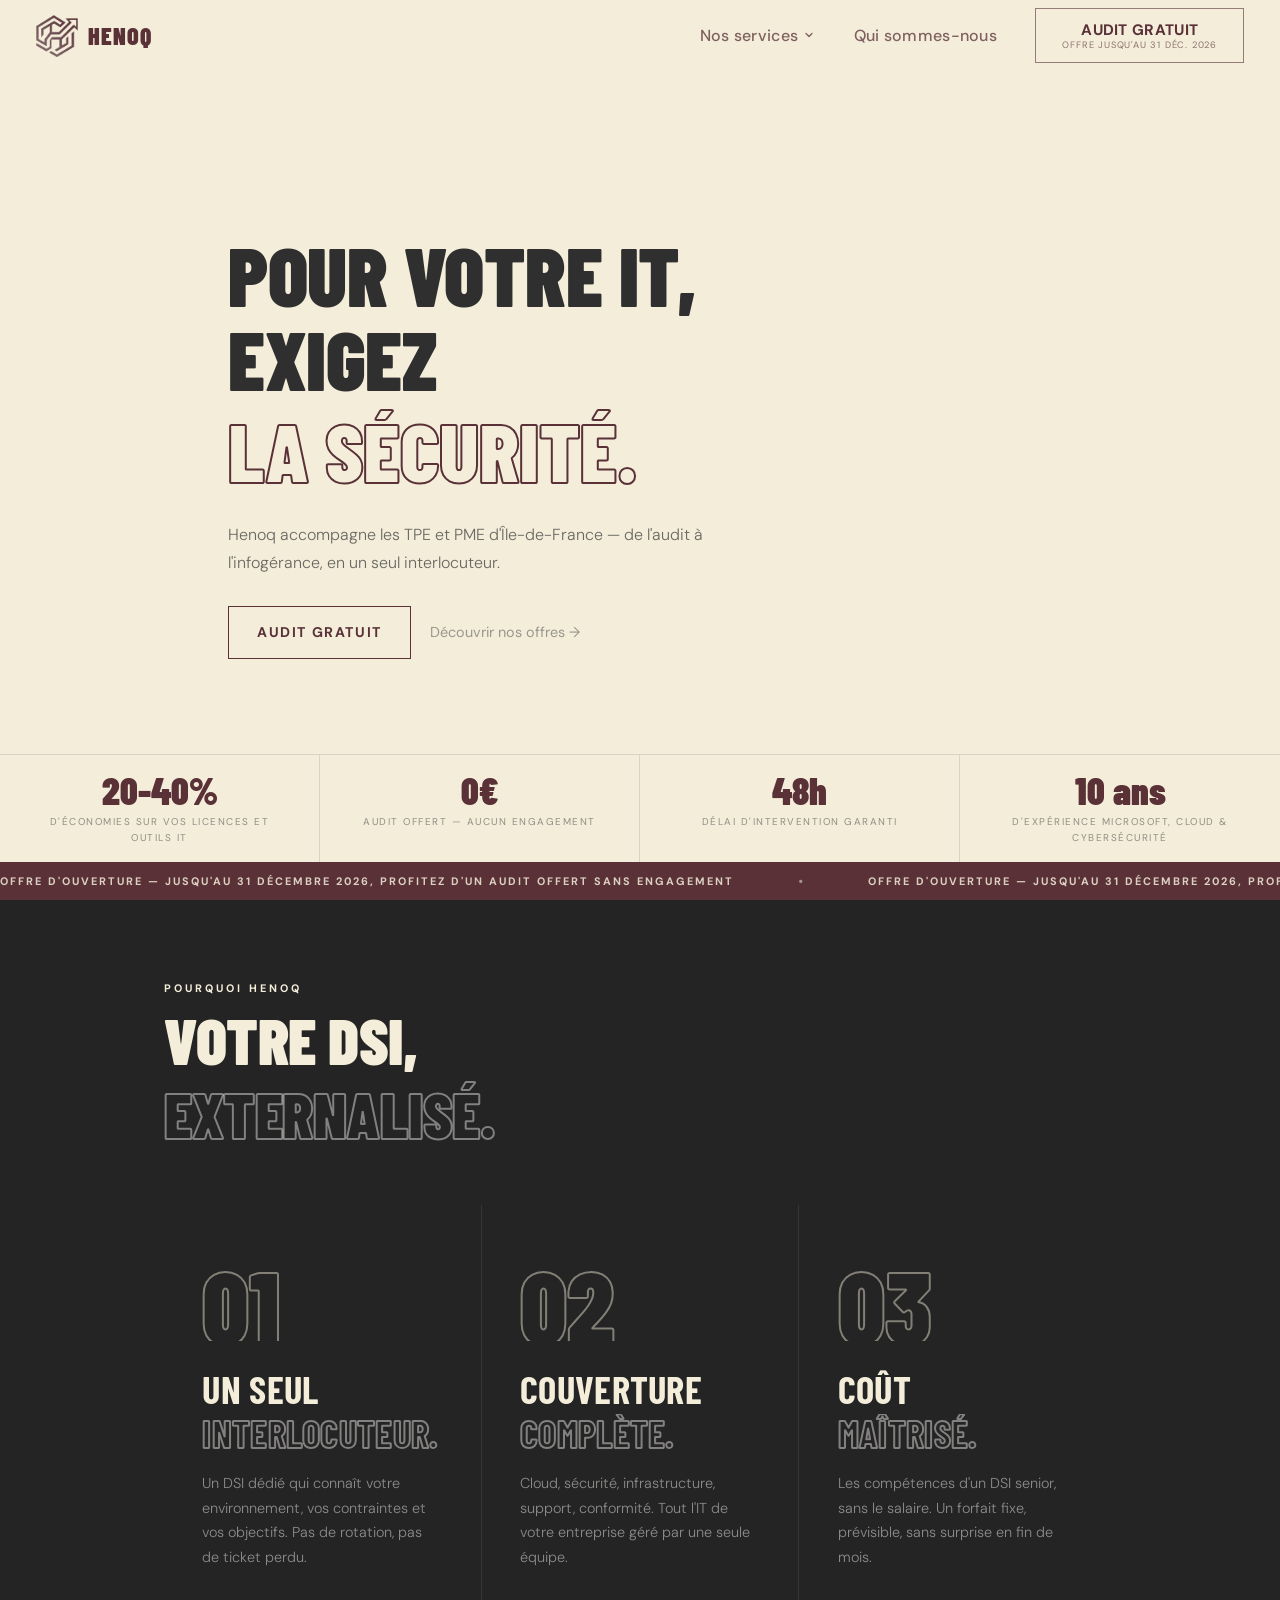
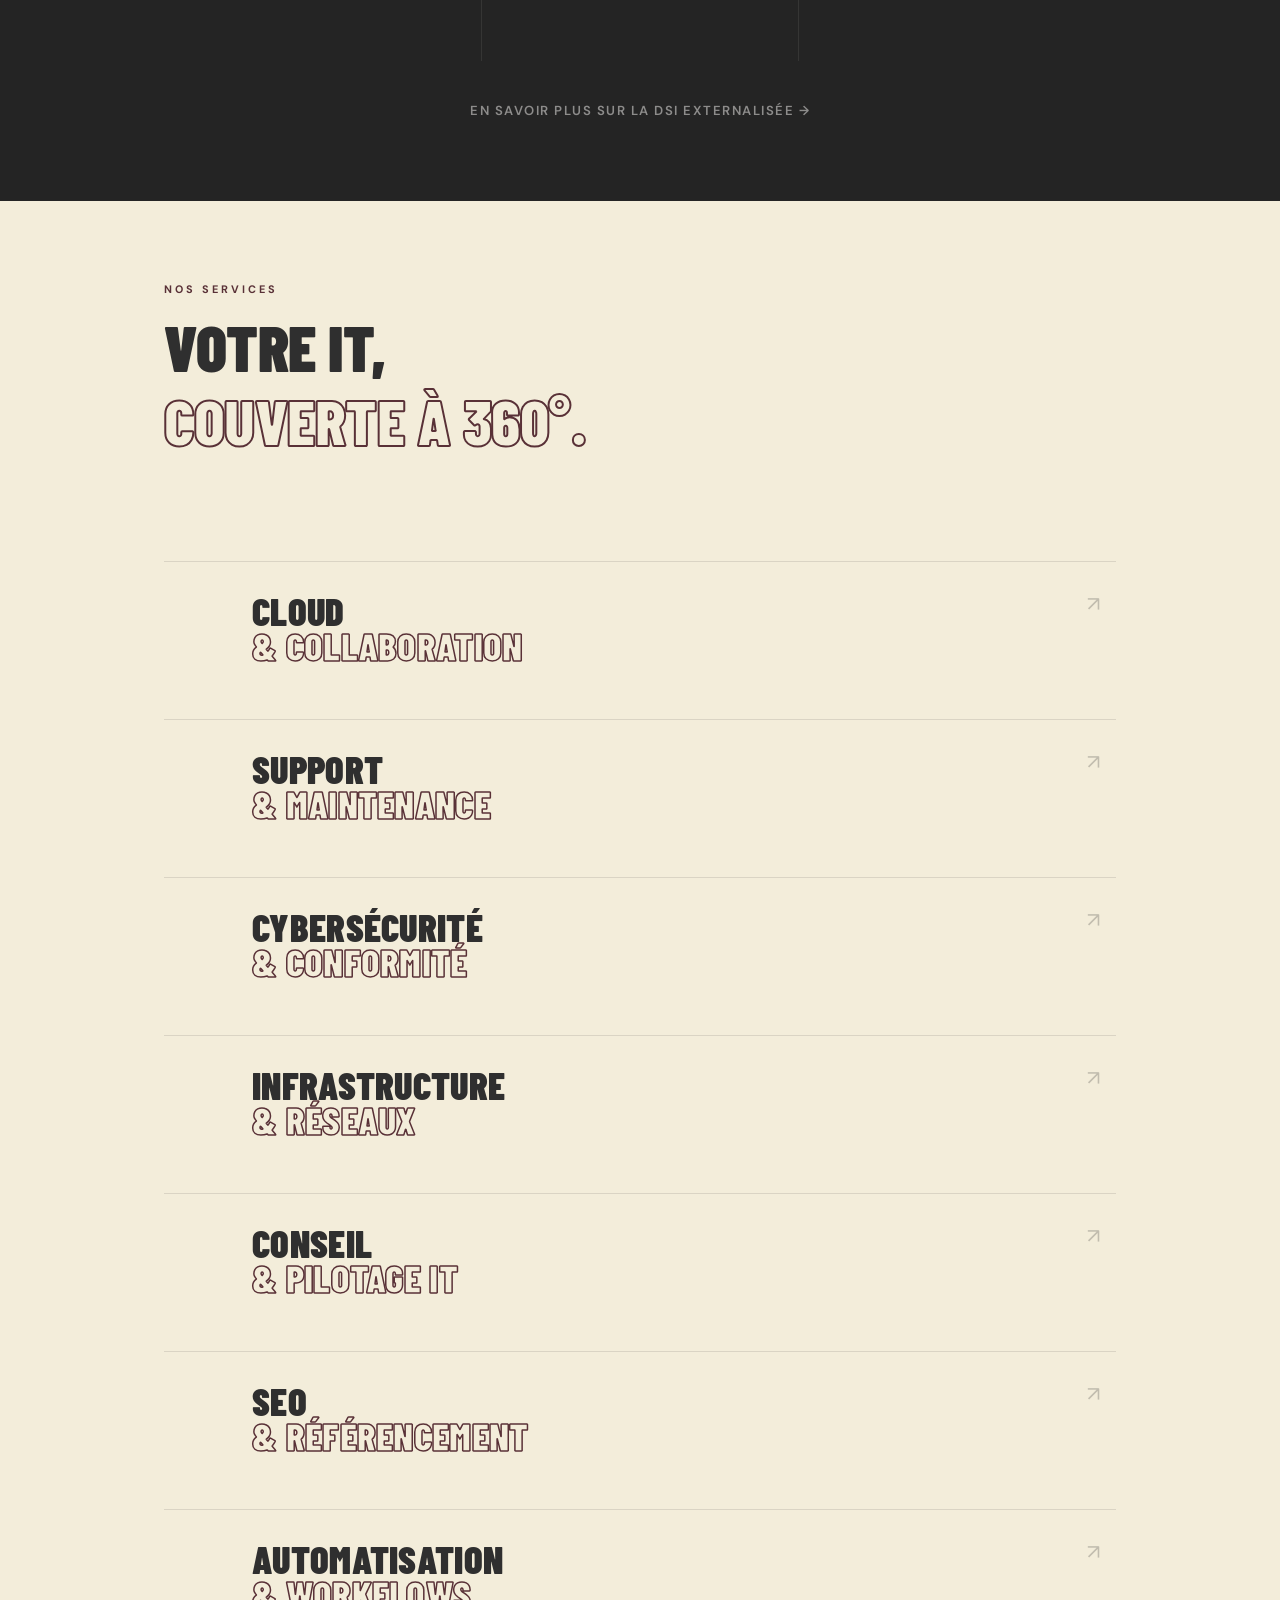
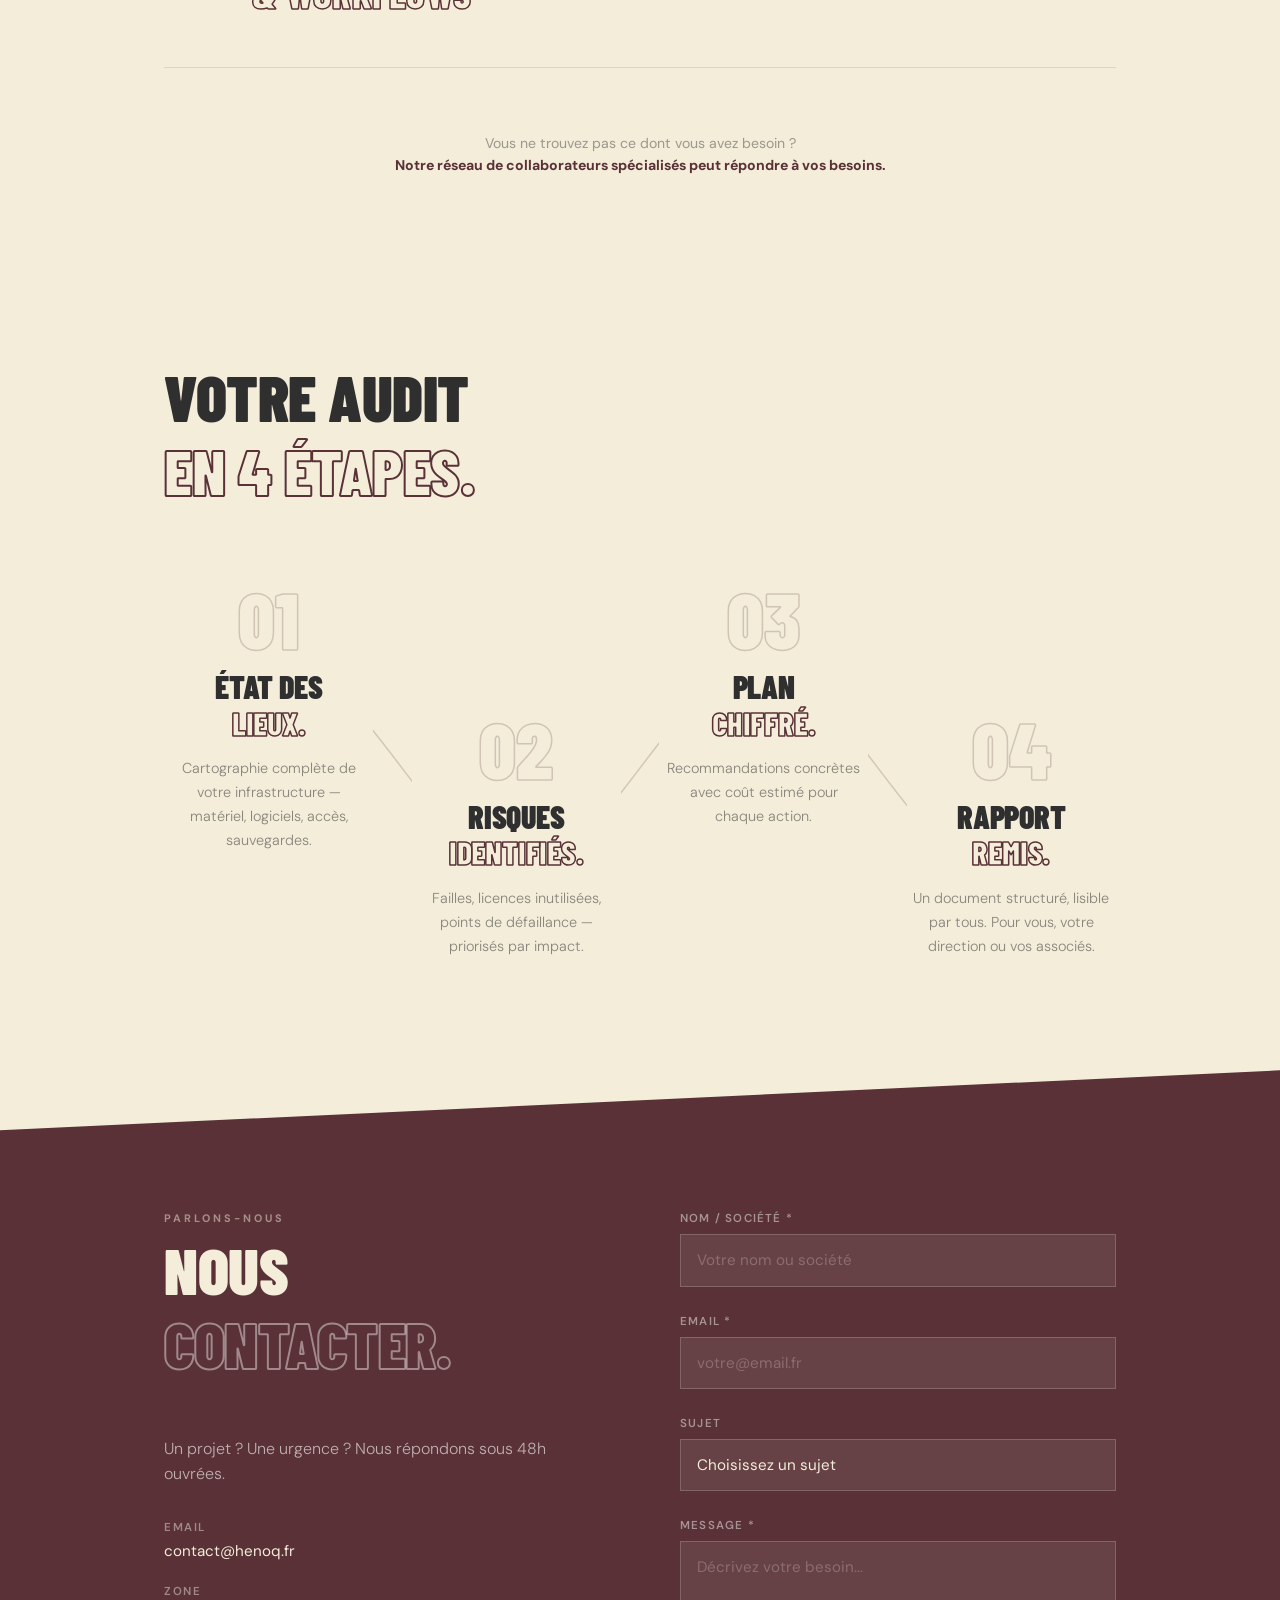
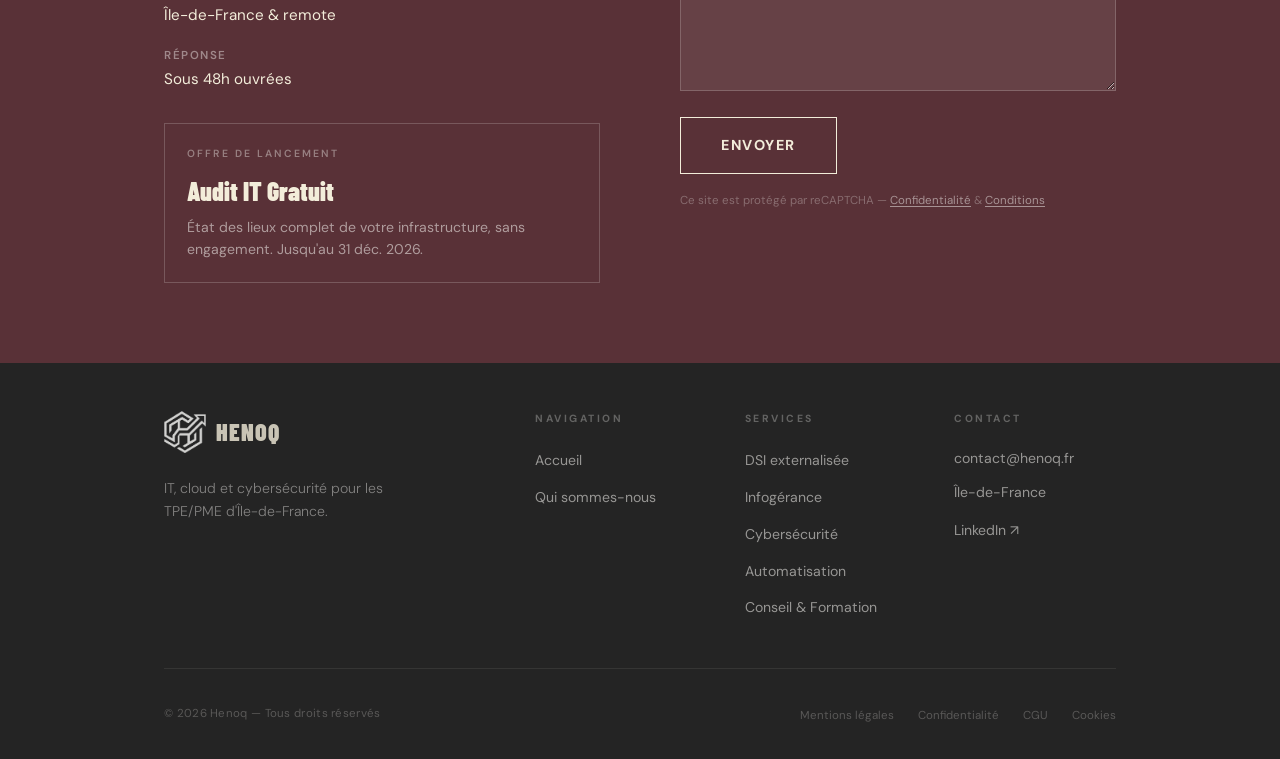
<file: index.html>
<!DOCTYPE html>
<html lang="fr">
<head>
  <meta charset="UTF-8">
  <meta name="viewport" content="width=device-width, initial-scale=1.0">

  <!-- ── SEO ── -->
  <title>Henoq — DSI externalisée pour TPE/PME en Île-de-France</title>
  <meta name="description" content="Henoq, votre DSI externalisée en Île-de-France : audit IT gratuit, cloud, cybersécurité, infogérance et automatisation pour les TPE et PME.">
  <meta name="author" content="Henoq">
  <meta name="robots" content="index, follow">
  <link rel="canonical" href="https://henoq.fr/">

  <!-- ── Open Graph ── -->
  <meta property="og:type"        content="website">
  <meta property="og:url"         content="https://henoq.fr/">
  <meta property="og:title"       content="Henoq — IT, Cloud & Cybersécurité pour TPE/PME">
  <meta property="og:description" content="Audit gratuit, cloud Microsoft, cybersécurité et infogérance pour les TPE/PME d'Île-de-France.">
  <meta property="og:image"       content="https://henoq.fr/assets/og-image.jpg">
  <meta property="og:locale"      content="fr_FR">
  <meta property="og:site_name"   content="Henoq">

  <!-- ── Twitter Card ── -->
  <meta name="twitter:card"        content="summary_large_image">
  <meta name="twitter:title"       content="Henoq — IT, Cloud & Cybersécurité pour TPE/PME">
  <meta name="twitter:description" content="Audit gratuit, cloud Microsoft, cybersécurité et infogérance pour les TPE/PME d'Île-de-France.">
  <meta name="twitter:image"       content="https://henoq.fr/assets/og-image.jpg">

  <!-- ── Sécurité ── -->
  <meta http-equiv="X-Content-Type-Options" content="nosniff">
  <meta http-equiv="X-Frame-Options"        content="SAMEORIGIN">
  <meta http-equiv="Referrer-Policy"        content="strict-origin-when-cross-origin">
  <meta http-equiv="Permissions-Policy"     content="camera=(), microphone=(), geolocation=()">

  <!-- ── Favicons ── -->
  <link rel="icon"             type="image/png"     href="assets/images/logo-white.png">
  <link rel="apple-touch-icon"                      href="assets/images/logo-white.png">
  <link rel="image_src"                             href="assets/images/logo-web.svg">
  <link rel="manifest"                              href="site.webmanifest">
  <meta name="theme-color" content="#593137">

  <!-- ── Polices ── -->
  <link rel="preconnect" href="https://fonts.googleapis.com">
  <link rel="preconnect" href="https://fonts.gstatic.com" crossorigin>
  <link href="https://fonts.googleapis.com/css2?family=Barlow+Condensed:wght@400;600;700;900&family=DM+Sans:ital,opsz,wght@0,9..40,300;0,9..40,400;0,9..40,500;1,9..40,300&display=swap" rel="stylesheet">

  <!-- reCAPTCHA -->
  <script src="https://www.google.com/recaptcha/api.js?render=VOTRE_SITE_KEY"></script>

  <!-- ── CSS ── -->
  <link rel="stylesheet" href="css/global.css">
  <link rel="stylesheet" href="css/nav.css">
  <link rel="stylesheet" href="css/index.css">

  <!-- ── Schema.org ── -->
  <script type="application/ld+json">
  {
    "@context": "https://schema.org",
    "@type": "ProfessionalService",
    "name": "Henoq",
    "description": "Conseil IT, cloud Microsoft et cybersécurité pour TPE/PME en Île-de-France.",
    "url": "https://henoq.fr",
    "areaServed": { "@type": "State", "name": "Île-de-France" },
    "serviceType": ["Cybersécurité", "Cloud Computing", "Infogérance", "Audit informatique"],
    "priceRange": "€€",
    "logo": "https://henoq.fr/assets/images/logo-web.svg",
    "address": { "@type": "PostalAddress", "addressRegion": "Île-de-France", "addressCountry": "FR" }
  }
  </script>
</head>
<body>

  <div id="nav-placeholder"></div>

  <main id="main-content">

    <!-- ══════════════════════════
         HERO
    ══════════════════════════ -->
    <section id="hero" aria-labelledby="hero-title">
      </div>

      <div class="hero-content">

        <h1 id="hero-title">
          <span class="lw"><em class="l" style="--d:.3s">POUR VOTRE IT,</em></span>
          <span class="lw"><em class="l" style="--d:.55s">EXIGEZ</em></span>
          <span class="hero-elevator-wrap" style="opacity:0;animation:fadeUp .65s cubic-bezier(.22,1,.36,1) .8s both">
            <span class="hero-elevator" id="hero-elevator" aria-live="polite">
              <span class="hero-elevator-item">LA SÉCURITÉ.</span>
              <span class="hero-elevator-item">LA SÉRÉNITÉ.</span>
              <span class="hero-elevator-item">L'EXCELLENCE.</span>
              <span class="hero-elevator-item">LA TRANSPARENCE.</span>
            </span>
          </span>
        </h1>

        <p class="hero-sub" style="--d:1.1s">
          Henoq accompagne les TPE et PME d'Île-de-France — de l'audit à l'infogérance, en un seul interlocuteur.
        </p>

        <div class="hero-btns" style="--d:1.05s">
          <a href="audit.html" class="btn-fill">AUDIT GRATUIT</a>
          <a href="offres.html" class="btn-text">Découvrir nos offres →</a>
        </div>

      </div>

      <!-- Chiffres clés bas du hero -->
      <div class="hero-stats" aria-label="Chiffres clés">
        <div class="hero-stat">
          <p class="hero-stat-num">20-40%</p>
          <p class="hero-stat-label">D'économies sur vos licences et outils IT</p>
        </div>
        <div class="hero-stat">
          <p class="hero-stat-num">0€</p>
          <p class="hero-stat-label">Audit offert — aucun engagement</p>
        </div>
        <div class="hero-stat">
          <p class="hero-stat-num">48h</p>
          <p class="hero-stat-label">Délai d'intervention garanti</p>
        </div>
        <div class="hero-stat">
          <p class="hero-stat-num">10 ans</p>
          <p class="hero-stat-label">D'expérience Microsoft, cloud & cybersécurité</p>
        </div>
      </div>

      <!-- Ticker bas de section -->
      <div class="hero-ticker" aria-hidden="true">
        <div class="hero-ticker-track" id="ticker-track">
          <span class="hero-ticker-item">Offre d'ouverture — Jusqu'au 31 décembre 2026, profitez d'un audit offert sans engagement</span><span class="hero-ticker-sep">·</span>
          <span class="hero-ticker-item">Offre d'ouverture — Jusqu'au 31 décembre 2026, profitez d'un audit offert sans engagement</span><span class="hero-ticker-sep">·</span>
          <span class="hero-ticker-item">Offre d'ouverture — Jusqu'au 31 décembre 2026, profitez d'un audit offert sans engagement</span><span class="hero-ticker-sep">·</span>
          <span class="hero-ticker-item">Offre d'ouverture — Jusqu'au 31 décembre 2026, profitez d'un audit offert sans engagement</span><span class="hero-ticker-sep">·</span>
        </div>
      </div>

    </section>

    <!-- ══════════════════════════
         POURQUOI HENOQ
    ══════════════════════════ -->
    <section id="why" aria-labelledby="why-title">
      <div class="wrap">
        <p class="sec-eyebrow light reveal">Pourquoi Henoq</p>
        <h2 id="why-title" class="sec-title light reveal reveal-d1">
          <span class="lw">VOTRE DSI,</span>
          <span class="lw outline light">EXTERNALISÉ.</span>
        </h2>
        <div class="why-grid">

          <article class="why-item reveal">
            <p class="why-num" aria-hidden="true"><span class="lw"><span class="why-num-inner">01</span></span></p>
            <h3>
              <span class="lw">UN SEUL</span>
              <span class="lw outline light">INTERLOCUTEUR.</span>
            </h3>
            <p>Un DSI dédié qui connaît votre environnement, vos contraintes et vos objectifs. Pas de rotation, pas de ticket perdu.</p>
            <span class="why-tag">Intervention &lt; 48h →</span>
          </article>

          <article class="why-item reveal reveal-d1">
            <p class="why-num" aria-hidden="true"><span class="lw"><span class="why-num-inner">02</span></span></p>
            <h3>
              <span class="lw">COUVERTURE</span>
              <span class="lw outline light">COMPLÈTE.</span>
            </h3>
            <p>Cloud, sécurité, infrastructure, support, conformité. Tout l'IT de votre entreprise géré par une seule équipe.</p>
            <span class="why-tag">360° sans angle mort →</span>
          </article>

          <article class="why-item reveal reveal-d2">
            <p class="why-num" aria-hidden="true"><span class="lw"><span class="why-num-inner">03</span></span></p>
            <h3>
              <span class="lw">COÛT</span>
              <span class="lw outline light">MAÎTRISÉ.</span>
            </h3>
            <p>Les compétences d'un DSI senior, sans le salaire. Un forfait fixe, prévisible, sans surprise en fin de mois.</p>
            <span class="why-tag">Voir nos forfaits →</span>
          </article>

        </div>
        <p class="why-more reveal">
          <a href="dsi.html">En savoir plus sur la DSI externalisée →</a>
        </p>
      </div>
    </section>

    <!-- ══════════════════════════
         CE QU'ON FAIT BIEN
    ══════════════════════════ -->
    <section id="offers" aria-labelledby="offers-title">
      <div class="wrap">
        <div class="svc-header">
          <p class="sec-eyebrow reveal">Nos services</p>
          <h2 id="offers-title" class="sec-title reveal reveal-d1">
            <span class="lw">VOTRE IT,</span>
            <span class="lw outline">COUVERTE À 360°.</span>
          </h2>
        </div>
        <div class="svc-list">

          <div class="svc-item reveal" data-bg="#593137" data-accent="#F3EDDA">
            <a href="offres.html#cloud" class="svc-link" aria-label="Cloud & Outils Collaboratifs"></a>
            <div class="svc-body">
              <h3 class="svc-title">Cloud<br><span class="svc-title-outline">&amp; Collaboration</span></h3>
              <p class="svc-hook">Migration, accès et collaboration unifiés.</p>
              <ul class="svc-tags">
                <li>Microsoft 365</li><li>Google Workspace</li><li>Sauvegarde cloud</li><li>Gestion des accès</li><li>Migration</li>
              </ul>
            </div>
            <div class="svc-carousel-wrap">
              <div class="svc-carousel">
                <div class="svc-carousel-track">
                  <img src="assets/images/logo-microsoft-365.png" alt="Microsoft 365">
                  <img src="assets/images/logo-google-workspace.png" alt="Google Workspace">
                  <img src="assets/images/logo-onedrive.png" alt="OneDrive">
                  <img src="assets/images/logo-synology.png" alt="Synology">
                  <img src="assets/images/logo-microsoft-365.png" alt="Microsoft 365">
                  <img src="assets/images/logo-google-workspace.png" alt="Google Workspace">
                  <img src="assets/images/logo-onedrive.png" alt="OneDrive">
                  <img src="assets/images/logo-synology.png" alt="Synology">
                </div>
              </div>
            </div>
            <div class="svc-mobile-arrow"><svg xmlns="http://www.w3.org/2000/svg" width="20" height="20" viewBox="0 0 24 24" fill="none" stroke="currentColor" stroke-width="2.5" stroke-linecap="round" stroke-linejoin="round"><polyline points="6 9 12 15 18 9"/></svg></div>
            <a href="offres.html#cloud" class="svc-arrow-link" aria-label="Voir la page">↗</a>
            <div class="svc-arrow">↗</div>
          </div>

          <div class="svc-item reveal reveal-d1" data-bg="#242424" data-accent="#F3EDDA">
            <a href="offres.html#support" class="svc-link" aria-label="Support & Maintenance"></a>
            <div class="svc-body">
              <h3 class="svc-title">Support<br><span class="svc-title-outline">&amp; Maintenance</span></h3>
              <p class="svc-hook">Supervision proactive, intervention rapide.</p>
              <ul class="svc-tags">
                <li>Assistance sur site &amp; à distance</li><li>Gestion de parc</li><li>Dépannage</li><li>Mises à jour</li>
              </ul>
            </div>
            <div class="svc-carousel-wrap">
              <div class="svc-carousel">
                <div class="svc-carousel-track">
                  <img src="assets/images/logo-team-viewer.png" alt="TeamViewer">
                  <img src="assets/images/logo-intune.png" alt="InTune">
                  <img src="assets/images/logo-windows-11.png" alt="Windows 11">
                  <img src="assets/images/logo-mac-os.png" alt="macOS">
                  <img src="assets/images/logo-team-viewer.png" alt="TeamViewer">
                  <img src="assets/images/logo-intune.png" alt="InTune">
                  <img src="assets/images/logo-windows-11.png" alt="Windows 11">
                  <img src="assets/images/logo-mac-os.png" alt="macOS">
                </div>
              </div>
            </div>
            <div class="svc-mobile-arrow"><svg xmlns="http://www.w3.org/2000/svg" width="20" height="20" viewBox="0 0 24 24" fill="none" stroke="currentColor" stroke-width="2.5" stroke-linecap="round" stroke-linejoin="round"><polyline points="6 9 12 15 18 9"/></svg></div>
            <a href="offres.html#support" class="svc-arrow-link" aria-label="Voir la page">↗</a>
            <div class="svc-arrow">↗</div>
          </div>

          <div class="svc-item reveal reveal-d2" data-bg="#593137" data-accent="#F3EDDA">
            <a href="cybersecurite.html" class="svc-link" aria-label="Cybersécurité & Conformité"></a>
            <div class="svc-body">
              <h3 class="svc-title">Cybersécurité<br><span class="svc-title-outline">&amp; Conformité</span></h3>
              <p class="svc-hook">Audit, protection et mise en conformité.</p>
              <ul class="svc-tags">
                <li>Audit sécurité</li><li>EDR / Firewall</li><li>ISO 27001</li><li>PRA / PCA</li><li>Sensibilisation</li>
              </ul>
            </div>
            <div class="svc-carousel-wrap">
              <div class="svc-carousel">
                <div class="svc-carousel-track">
                  <img src="assets/images/logo-fortinet.png" alt="Fortinet">
                  <img src="assets/images/logo-sonicwall.png" alt="SonicWall">
                  <img src="assets/images/logo-google-authenticator.png" alt="Google Authenticator">
                  <img src="assets/images/logo-microsoft-authenticator.png" alt="Microsoft Authenticator">
                  <img src="assets/images/logo-iso.png" alt="ISO 27001" style="height:52px;">
                  <img src="assets/images/logo-pra-pca.png" alt="PRA/PCA">
                  <img src="assets/images/logo-fortinet.png" alt="Fortinet">
                  <img src="assets/images/logo-sonicwall.png" alt="SonicWall">
                  <img src="assets/images/logo-google-authenticator.png" alt="Google Authenticator">
                  <img src="assets/images/logo-microsoft-authenticator.png" alt="Microsoft Authenticator">
                  <img src="assets/images/logo-iso.png" alt="ISO 27001" style="height:52px;">
                  <img src="assets/images/logo-pra-pca.png" alt="PRA/PCA">
                </div>
              </div>
            </div>
            <div class="svc-mobile-arrow"><svg xmlns="http://www.w3.org/2000/svg" width="20" height="20" viewBox="0 0 24 24" fill="none" stroke="currentColor" stroke-width="2.5" stroke-linecap="round" stroke-linejoin="round"><polyline points="6 9 12 15 18 9"/></svg></div>
            <a href="cybersecurite.html" class="svc-arrow-link" aria-label="Voir la page">↗</a>
            <div class="svc-arrow">↗</div>
          </div>

          <div class="svc-item reveal reveal-d1" data-bg="#242424" data-accent="#F3EDDA">
            <a href="offres.html#infrastructure" class="svc-link" aria-label="Infrastructure & Réseaux"></a>
            <div class="svc-body">
              <h3 class="svc-title">Infrastructure<br><span class="svc-title-outline">&amp; Réseaux</span></h3>
              <p class="svc-hook">Réseau, virtualisation et supervision.</p>
              <ul class="svc-tags">
                <li>Wi-Fi &amp; câblage</li><li>Virtualisation</li><li>Hyper-V / VMware</li><li>Supervision GLPI</li>
              </ul>
            </div>
            <div class="svc-carousel-wrap">
              <div class="svc-carousel">
                <div class="svc-carousel-track">
                  <img src="assets/images/logo-ubiquiti.png" alt="Ubiquiti">
                  <img src="assets/images/logo-vmware.png" alt="VMware">
                  <img src="assets/images/logo-glpi.png" alt="GLPI">
                  <img src="assets/images/logo-synology.png" alt="Synology">
                  <img src="assets/images/logo-windows-11.png" alt="Windows 11">
                  <img src="assets/images/logo-ubiquiti.png" alt="Ubiquiti">
                  <img src="assets/images/logo-vmware.png" alt="VMware">
                  <img src="assets/images/logo-glpi.png" alt="GLPI">
                  <img src="assets/images/logo-synology.png" alt="Synology">
                  <img src="assets/images/logo-windows-11.png" alt="Windows 11">
                </div>
              </div>
            </div>
            <div class="svc-mobile-arrow"><svg xmlns="http://www.w3.org/2000/svg" width="20" height="20" viewBox="0 0 24 24" fill="none" stroke="currentColor" stroke-width="2.5" stroke-linecap="round" stroke-linejoin="round"><polyline points="6 9 12 15 18 9"/></svg></div>
            <a href="offres.html#infrastructure" class="svc-arrow-link" aria-label="Voir la page">↗</a>
            <div class="svc-arrow">↗</div>
          </div>

          <div class="svc-item reveal reveal-d2" data-bg="#593137" data-accent="#F3EDDA">
            <a href="dsi.html" class="svc-link" aria-label="Conseil & Pilotage IT"></a>
            <div class="svc-body">
              <h3 class="svc-title">Conseil<br><span class="svc-title-outline">&amp; Pilotage IT</span></h3>
              <p class="svc-hook">Stratégie IT, pilotage et formation.</p>
              <ul class="svc-tags">
                <li>Stratégie IT</li><li>Choix des outils</li><li>Gestion de projets</li><li>Formation</li><li>Documentation</li>
              </ul>
            </div>
            <div class="svc-carousel-wrap">
              <div class="svc-carousel">
                <div class="svc-carousel-track">
                  <img src="assets/images/logo-microsoft-365.png" alt="Microsoft 365">
                  <img src="assets/images/logo-google-workspace.png" alt="Google Workspace">
                  <img src="assets/images/logo-intune.png" alt="InTune">
                  <img src="assets/images/logo-glpi.png" alt="GLPI">
                  <img src="assets/images/logo-iso.png" alt="ISO 27001" style="height:52px;">
                  <img src="assets/images/logo-pra-pca.png" alt="PRA/PCA">
                  <img src="assets/images/logo-microsoft-365.png" alt="Microsoft 365">
                  <img src="assets/images/logo-google-workspace.png" alt="Google Workspace">
                  <img src="assets/images/logo-intune.png" alt="InTune">
                  <img src="assets/images/logo-glpi.png" alt="GLPI">
                  <img src="assets/images/logo-iso.png" alt="ISO 27001" style="height:52px;">
                  <img src="assets/images/logo-pra-pca.png" alt="PRA/PCA">
                </div>
              </div>
            </div>
            <div class="svc-mobile-arrow"><svg xmlns="http://www.w3.org/2000/svg" width="20" height="20" viewBox="0 0 24 24" fill="none" stroke="currentColor" stroke-width="2.5" stroke-linecap="round" stroke-linejoin="round"><polyline points="6 9 12 15 18 9"/></svg></div>
            <a href="dsi.html" class="svc-arrow-link" aria-label="Voir la page">↗</a>
            <div class="svc-arrow">↗</div>
          </div>

          <div class="svc-item reveal reveal-d3" data-bg="#242424" data-accent="#F3EDDA">
            <a href="offres.html#seo" class="svc-link" aria-label="SEO & Référencement"></a>
            <div class="svc-body">
              <h3 class="svc-title">SEO<br><span class="svc-title-outline">&amp; Référencement</span></h3>
              <p class="svc-hook">Référencement naturel et performance web.</p>
              <ul class="svc-tags">
                <li>Audit SEO</li><li>Référencement naturel</li><li>Stratégie de contenu</li><li>Performance web</li>
              </ul>
            </div>
            <div class="svc-carousel-wrap">
              <div class="svc-carousel">
                <div class="svc-carousel-track">
                  <img src="assets/images/logo-google-workspace.png" alt="Google">
                  <img src="assets/images/logo-google-search-console.png" alt="Google Search Console">
                  <img src="assets/images/logo-google-analytics.png" alt="Google Analytics">
                  <img src="assets/images/logo-semrush.png" alt="Semrush">
                  <img src="assets/images/logo-ahrefs.png" alt="Ahrefs">
                  <img src="assets/images/logo-screaming-frog.png" alt="Screaming Frog">
                  <img src="assets/images/logo-yoast.png" alt="Yoast SEO">
                  <img src="assets/images/logo-moz.png" alt="Moz">
                  <img src="assets/images/logo-google-workspace.png" alt="Google">
                  <img src="assets/images/logo-google-search-console.png" alt="Google Search Console">
                  <img src="assets/images/logo-google-analytics.png" alt="Google Analytics">
                  <img src="assets/images/logo-semrush.png" alt="Semrush">
                  <img src="assets/images/logo-ahrefs.png" alt="Ahrefs">
                  <img src="assets/images/logo-screaming-frog.png" alt="Screaming Frog">
                  <img src="assets/images/logo-yoast.png" alt="Yoast SEO">
                  <img src="assets/images/logo-moz.png" alt="Moz">
                </div>
              </div>
            </div>
            <div class="svc-mobile-arrow"><svg xmlns="http://www.w3.org/2000/svg" width="20" height="20" viewBox="0 0 24 24" fill="none" stroke="currentColor" stroke-width="2.5" stroke-linecap="round" stroke-linejoin="round"><polyline points="6 9 12 15 18 9"/></svg></div>
            <a href="offres.html#seo" class="svc-arrow-link" aria-label="Voir la page">↗</a>
            <div class="svc-arrow">↗</div>
          </div>

          <div class="svc-item reveal reveal-d3" data-bg="#242424" data-accent="#F3EDDA">
            <a href="automatisation.html" class="svc-link" aria-label="Automatisation"></a>
            <div class="svc-body">
              <h3 class="svc-title">Automatisation<br><span class="svc-title-outline">&amp; Workflows</span></h3>
              <p class="svc-hook">Moins de tâches répétitives, plus de temps pour l'essentiel.</p>
              <ul class="svc-tags">
                <li>n8n</li><li>Intégrations API</li><li>Onboarding auto</li><li>Alertes & rapports</li><li>CRM & facturation</li>
              </ul>
            </div>
            <div class="svc-carousel-wrap">
              <div class="svc-carousel">
                <div class="svc-carousel-track">
                  <img src="assets/images/logo-n8n.png" alt="n8n">
                  <img src="assets/images/logo-microsoft-365.png" alt="Microsoft 365">
                  <img src="assets/images/logo-google-workspace.png" alt="Google Workspace">
                  <img src="assets/images/logo-glpi.png" alt="GLPI">
                  <img src="assets/images/logo-hubspot.png" alt="HubSpot">
                  <img src="assets/images/logo-stripe.png" alt="Stripe">
                  <img src="assets/images/logo-github.png" alt="GitHub">
                  <img src="assets/images/logo-trello.png" alt="Trello">
                  <img src="assets/images/logo-n8n.png" alt="n8n">
                  <img src="assets/images/logo-microsoft-365.png" alt="Microsoft 365">
                  <img src="assets/images/logo-google-workspace.png" alt="Google Workspace">
                  <img src="assets/images/logo-glpi.png" alt="GLPI">
                  <img src="assets/images/logo-hubspot.png" alt="HubSpot">
                  <img src="assets/images/logo-stripe.png" alt="Stripe">
                  <img src="assets/images/logo-github.png" alt="GitHub">
                  <img src="assets/images/logo-trello.png" alt="Trello">
                </div>
              </div>
            </div>
            <div class="svc-mobile-arrow"><svg xmlns="http://www.w3.org/2000/svg" width="20" height="20" viewBox="0 0 24 24" fill="none" stroke="currentColor" stroke-width="2.5" stroke-linecap="round" stroke-linejoin="round"><polyline points="6 9 12 15 18 9"/></svg></div>
            <a href="automatisation.html" class="svc-arrow-link" aria-label="Voir la page">↗</a>
            <div class="svc-arrow">↗</div>
          </div>

        </div>

        <p class="svc-more reveal">
          Vous ne trouvez pas ce dont vous avez besoin ?<br>
          <a href="index.html#contact">Notre réseau de collaborateurs spécialisés peut répondre à vos besoins.</a>
        </p>
      </div>
    </section>


    <!-- ══════════════════════════
         AUDIT
    ══════════════════════════ -->
    <section id="audit-section" aria-labelledby="audit-title">
      <div class="wrap">
        <p class="sec-eyebrow reveal">L'audit gratuit</p>
        <h2 id="audit-title" class="sec-title reveal reveal-d1">
          <span class="lw">VOTRE AUDIT</span>
          <span class="lw outline">EN 4 ÉTAPES.</span>
        </h2>

        <div class="audit-flow">

          <!-- Flèche zig-zag passant par chaque point -->
          <div class="audit-line" aria-hidden="true">
            <svg viewBox="0 0 1000 380" preserveAspectRatio="none" fill="none" xmlns="http://www.w3.org/2000/svg">
              <!-- Part du centre de 01 (haut ~x=125, y=80), descend vers 02 (bas ~x=375, y=300), remonte vers 03 (haut ~x=625, y=80), descend vers 04 (bas ~x=875, y=300) -->
              <path d="M125 80 C200 80 300 300 375 300 C450 300 550 80 625 80 C700 80 800 300 875 300" stroke="rgba(89,49,55,0.2)" stroke-width="1.5" fill="none"/>
              <!-- Flèche finale -->
              <polyline points="862,288 875,300 862,312" stroke="rgba(89,49,55,0.2)" stroke-width="1.5" stroke-linecap="round" stroke-linejoin="round" fill="none"/>
            </svg>
          </div>

          <div class="audit-step reveal">
            <div class="audit-step-num-wrap">
              <span class="audit-big-num">01</span>
            </div>
            <div class="audit-step-body">
              <h3 class="audit-step-title">
                <span class="lw">ÉTAT DES</span>
                <span class="lw outline">LIEUX.</span>
              </h3>
              <p>Cartographie complète de votre infrastructure — matériel, logiciels, accès, sauvegardes.</p>
            </div>
          </div>

          <div class="audit-step reveal reveal-d1">
            <div class="audit-step-num-wrap">
              <span class="audit-big-num">02</span>
            </div>
            <div class="audit-step-body">
              <h3 class="audit-step-title">
                <span class="lw">RISQUES</span>
                <span class="lw outline">IDENTIFIÉS.</span>
              </h3>
              <p>Failles, licences inutilisées, points de défaillance — priorisés par impact.</p>
            </div>
          </div>

          <div class="audit-step reveal reveal-d2">
            <div class="audit-step-num-wrap">
              <span class="audit-big-num">03</span>
            </div>
            <div class="audit-step-body">
              <h3 class="audit-step-title">
                <span class="lw">PLAN</span>
                <span class="lw outline">CHIFFRÉ.</span>
              </h3>
              <p>Recommandations concrètes avec coût estimé pour chaque action.</p>
            </div>
          </div>

          <div class="audit-step reveal reveal-d3">
            <div class="audit-step-num-wrap">
              <span class="audit-big-num">04</span>
            </div>
            <div class="audit-step-body">
              <h3 class="audit-step-title">
                <span class="lw">RAPPORT</span>
                <span class="lw outline">REMIS.</span>
              </h3>
              <p>Un document structuré, lisible par tous. Pour vous, votre direction ou vos associés.</p>
            </div>
          </div>

        </div>
      </div>
    </section>

    <!-- ══════════════════════════
         CONTACT
    ══════════════════════════ -->
    <section id="contact" aria-labelledby="contact-title">
      <div class="wrap contact-wrap">

        <div class="contact-left reveal">
          <p class="sec-eyebrow light">Parlons-nous</p>
          <h2 id="contact-title" class="sec-title light reveal reveal-d1">
            <span class="lw">NOUS</span>
            <span class="lw outline light">CONTACTER.</span>
          </h2>
          <p class="contact-sub">Un projet ? Une urgence ? Nous répondons sous 48h ouvrées.</p>
          <div class="cdetails">
            <div class="cd">
              <div><strong>Email</strong><a href="mailto:contact@henoq.fr">contact@henoq.fr</a></div>
            </div>
            <div class="cd">
              <div><strong>Zone</strong><em>Île-de-France & remote</em></div>
            </div>
            <div class="cd">
              <div><strong>Réponse</strong><em>Sous 48h ouvrées</em></div>
            </div>
          </div>
          <div class="audit-cta">
            <p class="audit-tag">Offre de lancement</p>
            <p class="audit-name">Audit IT Gratuit</p>
            <p class="audit-desc">État des lieux complet de votre infrastructure, sans engagement. Jusqu'au 31 déc. 2026.</p>
          </div>
        </div>

        <form id="cform" novalidate class="reveal reveal-d2">
          <div class="fr">
            <label for="fn">Nom / Société *</label>
            <input id="fn" name="name" type="text" placeholder="Votre nom ou société" required>
          </div>
          <div class="fr">
            <label for="fe">Email *</label>
            <input id="fe" name="email" type="email" placeholder="votre@email.fr" required>
          </div>
          <div class="fr">
            <label for="fs">Sujet</label>
            <select id="fs" name="subject">
              <option value="">Choisissez un sujet</option>
              <option>Audit IT gratuit</option>
              <option>DSI externalisée</option>
              <option>Cloud & Microsoft 365</option>
              <option>Cybersécurité</option>
              <option>Infogérance</option>
              <option>Automatisation</option>
              <option>Autre demande</option>
            </select>
          </div>
          <div class="fr">
            <label for="fm">Message *</label>
            <textarea id="fm" name="message" rows="5" placeholder="Décrivez votre besoin..." required></textarea>
          </div>
          <input type="text" id="fhp" name="website" autocomplete="off" tabindex="-1" aria-hidden="true" style="display:none">
          <button type="submit" class="csend">
            <span class="csend-txt">ENVOYER</span>
            <span class="csend-spin"></span>
          </button>
          <p class="recaptcha-notice">
            Ce site est protégé par reCAPTCHA —
            <a href="https://policies.google.com/privacy" target="_blank">Confidentialité</a> &
            <a href="https://policies.google.com/terms" target="_blank">Conditions</a>
          </p>
          <p class="cmsg" id="cmsg" role="alert"></p>
        </form>

      </div>
    </section>

  </main>

  <div id="footer-placeholder"></div>

  <!-- ── JS ── -->
  <script src="js/nav.js"></script>
  <script src="js/index.js"></script>

</body>
</html>
</file>
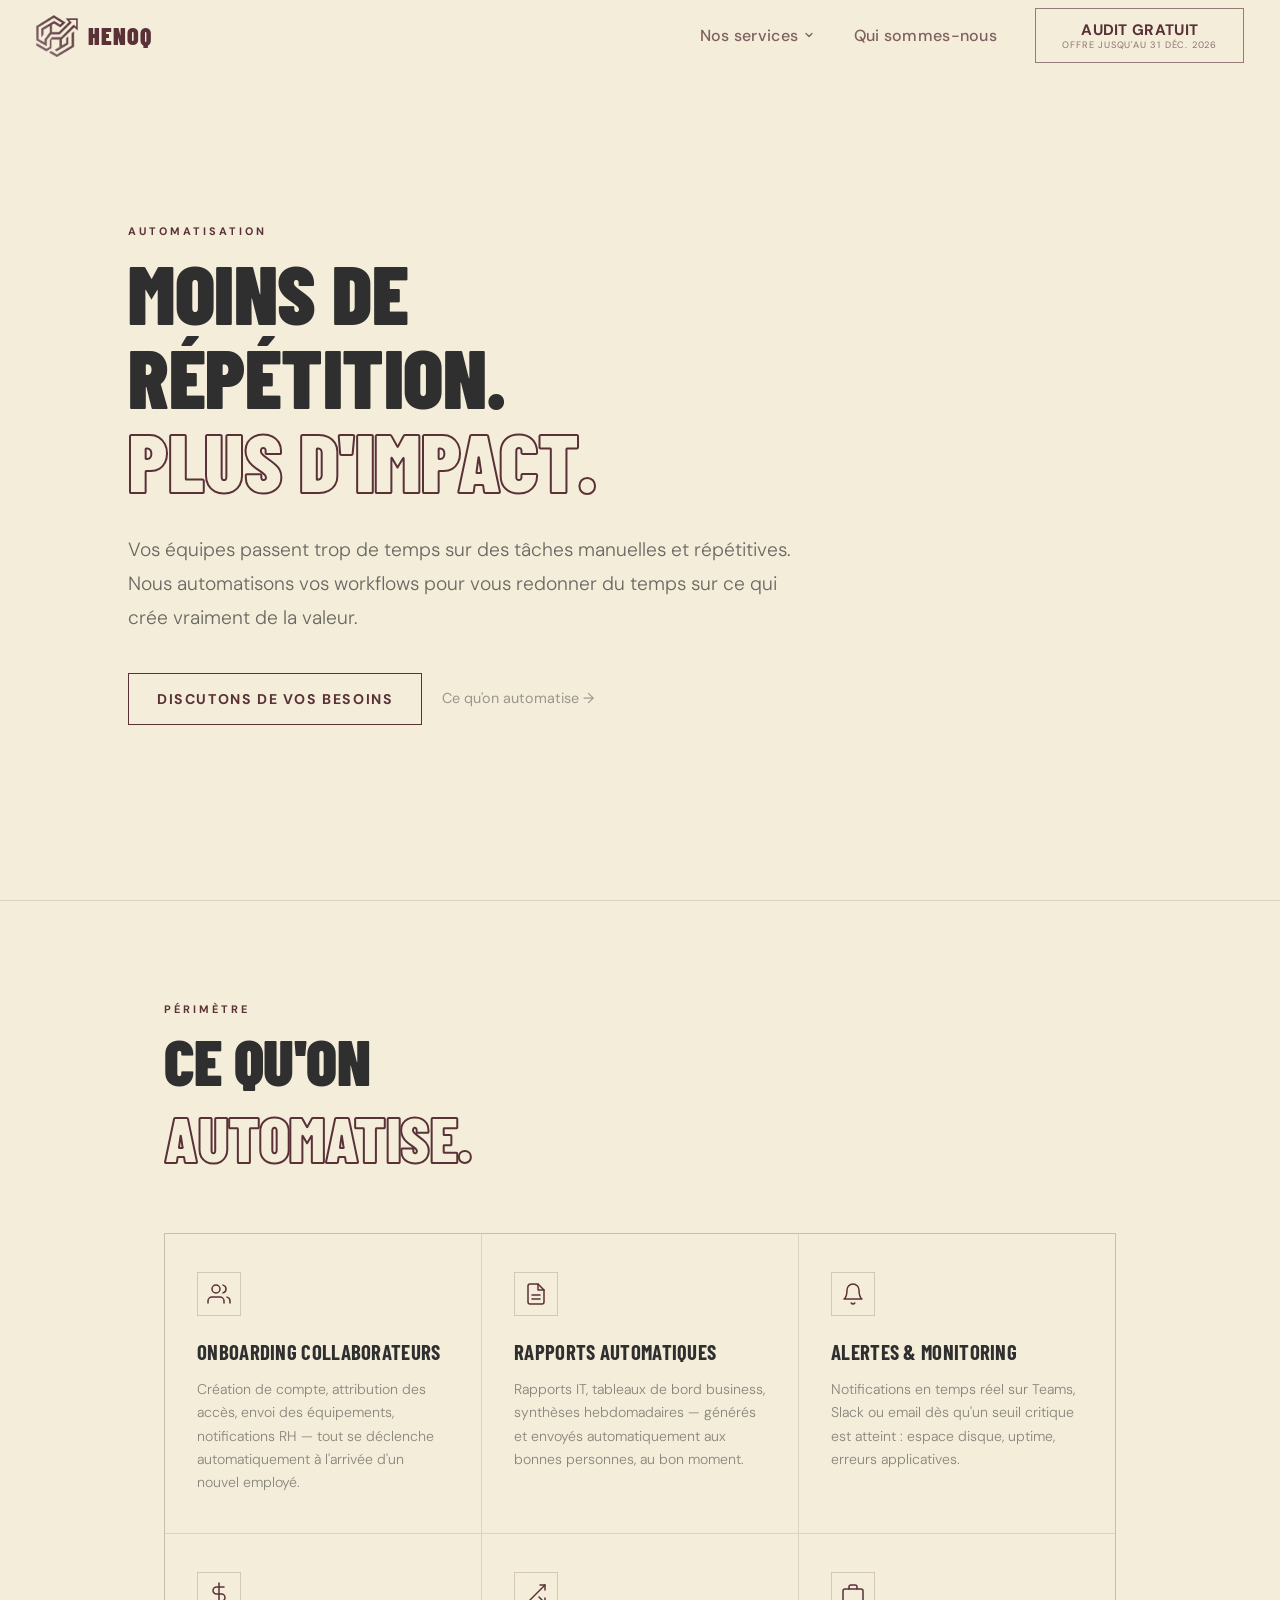
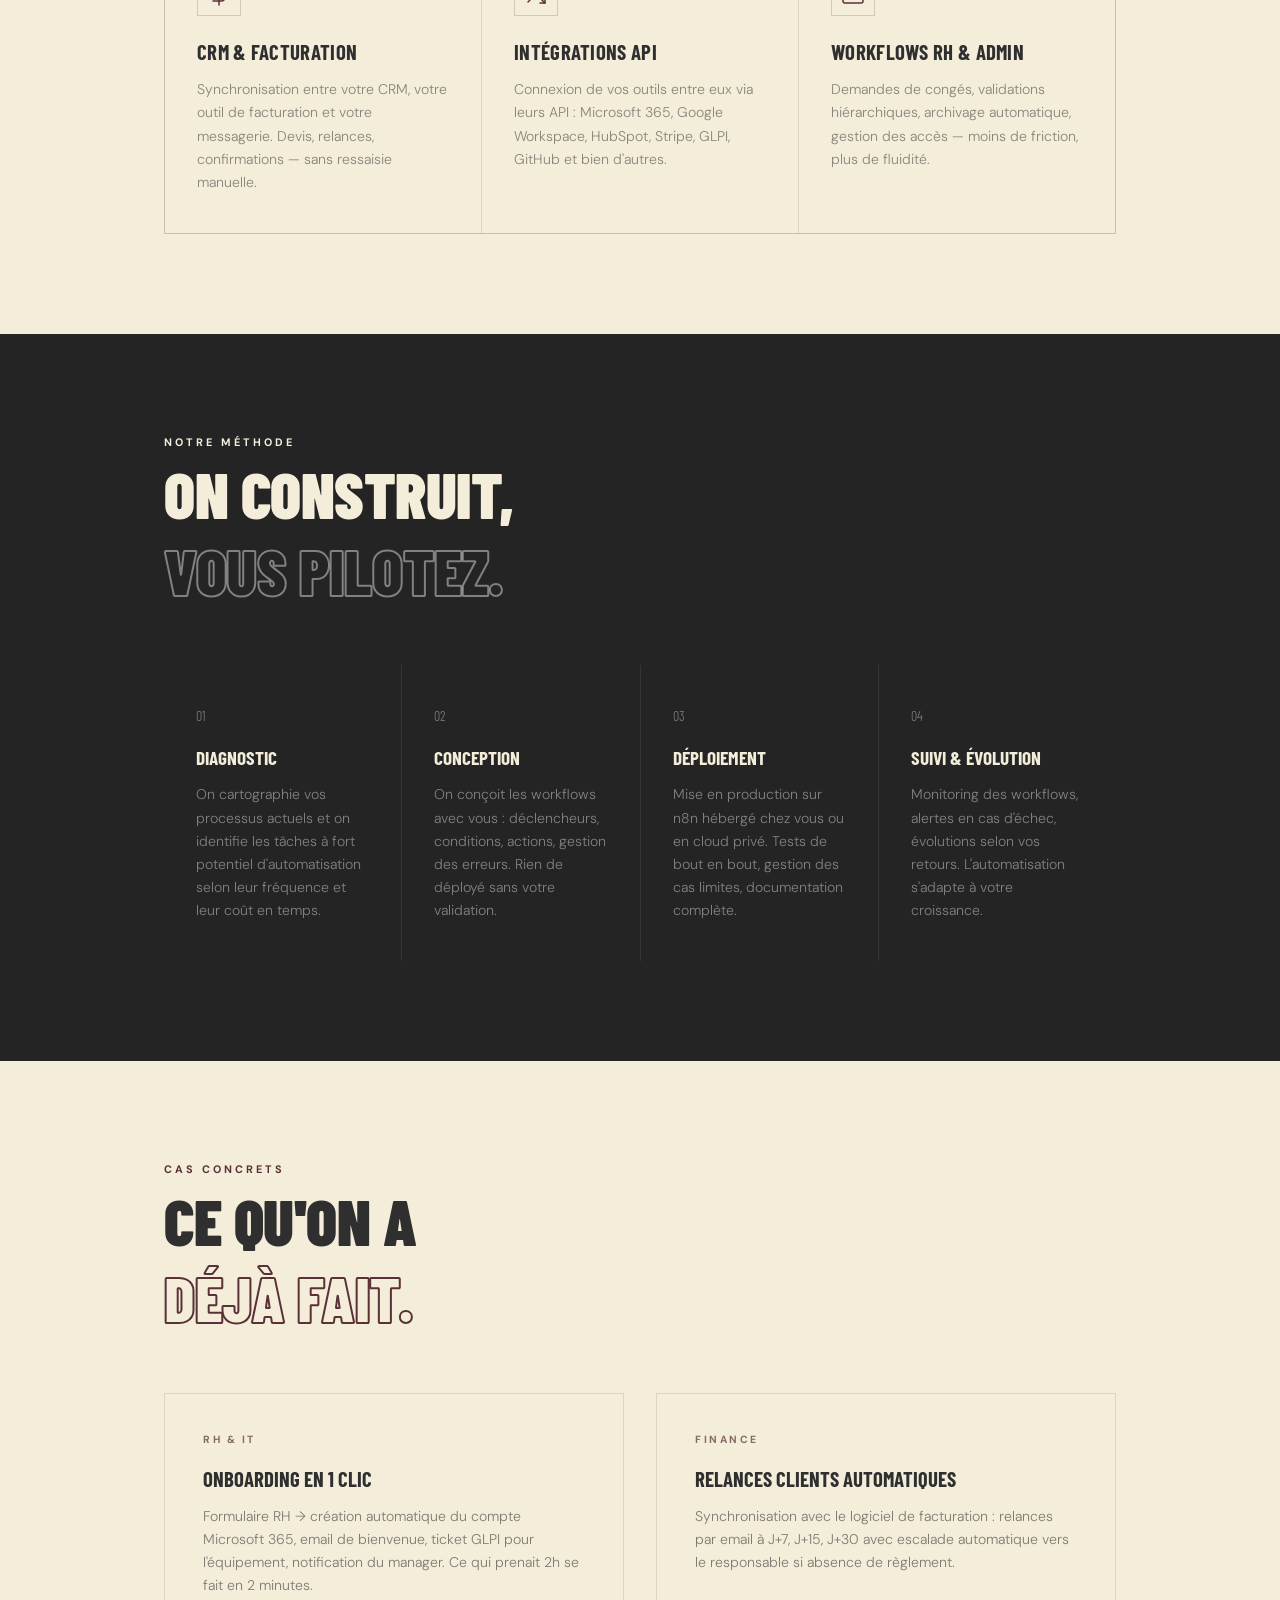
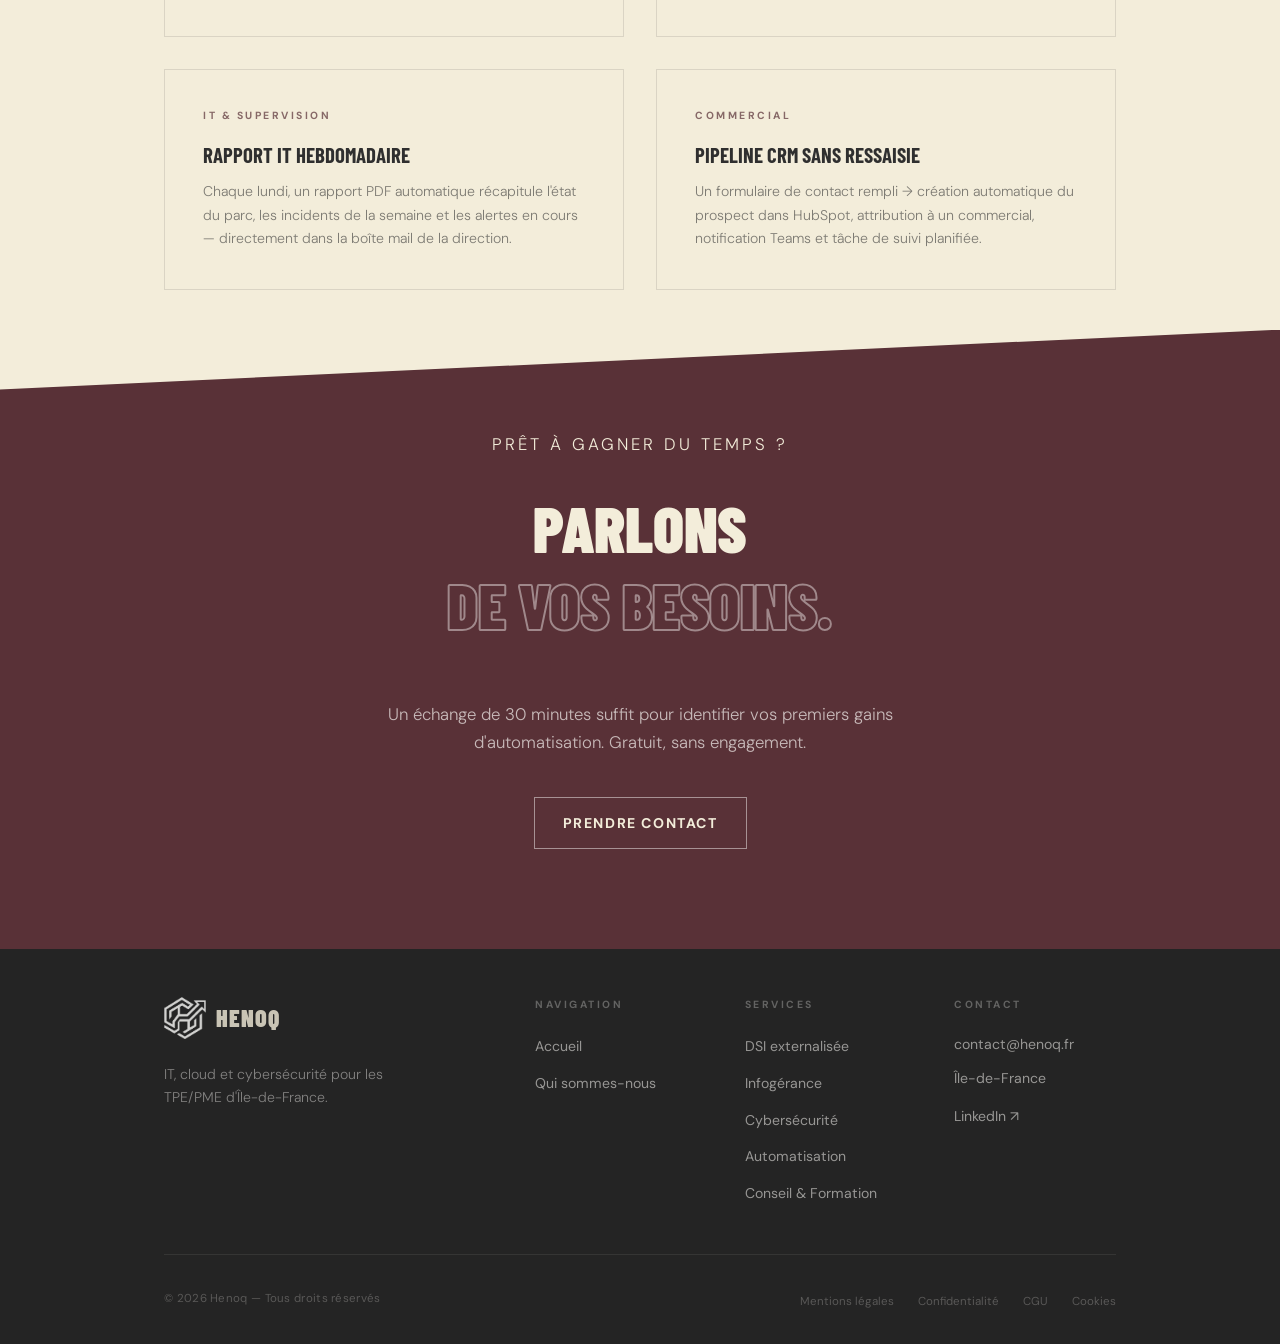
<file: automatisation.html>
<!DOCTYPE html>
<html lang="fr">
<head>
  <meta charset="UTF-8">
  <meta name="viewport" content="width=device-width, initial-scale=1.0">
  <title>Automatisation & Workflows — Henoq</title>
  <meta name="description" content="Henoq automatise vos processus métier avec n8n et les intégrations API : onboarding, rapports, alertes, CRM et facturation — pour les TPE/PME en Île-de-France.">
  <meta name="robots" content="index, follow">
  <link rel="canonical" href="https://henoq.fr/automatisation.html">
  <link rel="icon" type="image/png" href="assets/images/logo-white.png">
  <meta name="theme-color" content="#593137">
  <link rel="preconnect" href="https://fonts.googleapis.com">
  <link rel="preconnect" href="https://fonts.gstatic.com" crossorigin>
  <link href="https://fonts.googleapis.com/css2?family=Barlow+Condensed:wght@400;600;700;900&family=DM+Sans:ital,opsz,wght@0,9..40,300;0,9..40,400;0,9..40,500;1,9..40,300&display=swap" rel="stylesheet">
  <link rel="stylesheet" href="css/global.css">
  <link rel="stylesheet" href="css/nav.css">
  <link rel="stylesheet" href="css/service.css">
  <link rel="stylesheet" href="css/automatisation.css">
</head>
<body>

  <div id="nav-placeholder"></div>

  <main>

    <!-- ══ HERO ══ -->
    <section class="svc-page-hero">
      <div class="svc-page-hero-content">
        <p class="sec-eyebrow" style="--d:.3s;opacity:0;animation:fadeUp .6s ease both">Automatisation</p>
        <h1 class="svc-page-hero-title">
          <span class="lw"><em class="l" style="--d:.4s">MOINS DE</em></span>
          <span class="lw"><em class="l" style="--d:.55s">RÉPÉTITION.</em></span>
          <span class="lw"><em class="l outline" style="--d:.7s">PLUS D'IMPACT.</em></span>
        </h1>
        <p class="svc-page-hero-sub" style="--d:1s">
          Vos équipes passent trop de temps sur des tâches manuelles et répétitives. Nous automatisons vos workflows pour vous redonner du temps sur ce qui crée vraiment de la valeur.
        </p>
        <div class="svc-page-hero-btns" style="--d:1.1s">
          <a href="index.html#contact" class="btn-fill">DISCUTONS DE VOS BESOINS</a>
          <a href="#auto-scope" class="btn-text">Ce qu'on automatise →</a>
        </div>
      </div>
    </section>

    <!-- ══ CE QU'ON AUTOMATISE ══ -->
    <section id="auto-scope" style="padding:100px 0;background:var(--offwhite);border-top:1px solid var(--border);">
      <div class="wrap">
        <p class="sec-eyebrow reveal">Périmètre</p>
        <h2 class="sec-title reveal reveal-d1">
          <span class="lw">CE QU'ON</span>
          <span class="lw outline">AUTOMATISE.</span>
        </h2>
        <div class="svc-page-grid">

          <div class="svc-page-item reveal">
            <div class="svc-page-icon">
              <svg width="24" height="24" viewBox="0 0 24 24" fill="none" stroke="currentColor" stroke-width="1.5" stroke-linecap="round" stroke-linejoin="round"><path d="M17 21v-2a4 4 0 0 0-4-4H5a4 4 0 0 0-4 4v2"/><circle cx="9" cy="7" r="4"/><path d="M23 21v-2a4 4 0 0 0-3-3.87"/><path d="M16 3.13a4 4 0 0 1 0 7.75"/></svg>
            </div>
            <h3>Onboarding collaborateurs</h3>
            <p>Création de compte, attribution des accès, envoi des équipements, notifications RH — tout se déclenche automatiquement à l'arrivée d'un nouvel employé.</p>
          </div>

          <div class="svc-page-item reveal reveal-d1">
            <div class="svc-page-icon">
              <svg width="24" height="24" viewBox="0 0 24 24" fill="none" stroke="currentColor" stroke-width="1.5" stroke-linecap="round" stroke-linejoin="round"><path d="M14 2H6a2 2 0 0 0-2 2v16a2 2 0 0 0 2 2h12a2 2 0 0 0 2-2V8z"/><polyline points="14 2 14 8 20 8"/><line x1="16" y1="13" x2="8" y2="13"/><line x1="16" y1="17" x2="8" y2="17"/></svg>
            </div>
            <h3>Rapports automatiques</h3>
            <p>Rapports IT, tableaux de bord business, synthèses hebdomadaires — générés et envoyés automatiquement aux bonnes personnes, au bon moment.</p>
          </div>

          <div class="svc-page-item reveal reveal-d2">
            <div class="svc-page-icon">
              <svg width="24" height="24" viewBox="0 0 24 24" fill="none" stroke="currentColor" stroke-width="1.5" stroke-linecap="round" stroke-linejoin="round"><path d="M18 8A6 6 0 0 0 6 8c0 7-3 9-3 9h18s-3-2-3-9"/><path d="M13.73 21a2 2 0 0 1-3.46 0"/></svg>
            </div>
            <h3>Alertes & monitoring</h3>
            <p>Notifications en temps réel sur Teams, Slack ou email dès qu'un seuil critique est atteint : espace disque, uptime, erreurs applicatives.</p>
          </div>

          <div class="svc-page-item reveal">
            <div class="svc-page-icon">
              <svg width="24" height="24" viewBox="0 0 24 24" fill="none" stroke="currentColor" stroke-width="1.5" stroke-linecap="round" stroke-linejoin="round"><line x1="12" y1="1" x2="12" y2="23"/><path d="M17 5H9.5a3.5 3.5 0 0 0 0 7h5a3.5 3.5 0 0 1 0 7H6"/></svg>
            </div>
            <h3>CRM & facturation</h3>
            <p>Synchronisation entre votre CRM, votre outil de facturation et votre messagerie. Devis, relances, confirmations — sans ressaisie manuelle.</p>
          </div>

          <div class="svc-page-item reveal reveal-d1">
            <div class="svc-page-icon">
              <svg width="24" height="24" viewBox="0 0 24 24" fill="none" stroke="currentColor" stroke-width="1.5" stroke-linecap="round" stroke-linejoin="round"><polyline points="16 3 21 3 21 8"/><line x1="4" y1="20" x2="21" y2="3"/><polyline points="21 16 21 21 16 21"/><line x1="15" y1="15" x2="21" y2="21"/></svg>
            </div>
            <h3>Intégrations API</h3>
            <p>Connexion de vos outils entre eux via leurs API : Microsoft 365, Google Workspace, HubSpot, Stripe, GLPI, GitHub et bien d'autres.</p>
          </div>

          <div class="svc-page-item reveal reveal-d2">
            <div class="svc-page-icon">
              <svg width="24" height="24" viewBox="0 0 24 24" fill="none" stroke="currentColor" stroke-width="1.5" stroke-linecap="round" stroke-linejoin="round"><rect x="2" y="7" width="20" height="14" rx="2"/><path d="M16 7V5a2 2 0 0 0-2-2h-4a2 2 0 0 0-2 2v2"/></svg>
            </div>
            <h3>Workflows RH & admin</h3>
            <p>Demandes de congés, validations hiérarchiques, archivage automatique, gestion des accès — moins de friction, plus de fluidité.</p>
          </div>

        </div>
      </div>
    </section>

    <!-- ══ NOTRE APPROCHE ══ -->
    <section class="svc-page-dark">
      <div class="wrap">
        <p class="sec-eyebrow light reveal">Notre méthode</p>
        <h2 class="sec-title light reveal reveal-d1">
          <span class="lw">ON CONSTRUIT,</span>
          <span class="lw outline light">VOUS PILOTEZ.</span>
        </h2>
        <div class="svc-page-dark-grid">
          <div class="svc-page-dark-item reveal">
            <p class="svc-page-dark-num">01</p>
            <h3>Diagnostic</h3>
            <p>On cartographie vos processus actuels et on identifie les tâches à fort potentiel d'automatisation selon leur fréquence et leur coût en temps.</p>
          </div>
          <div class="svc-page-dark-item reveal reveal-d1">
            <p class="svc-page-dark-num">02</p>
            <h3>Conception</h3>
            <p>On conçoit les workflows avec vous : déclencheurs, conditions, actions, gestion des erreurs. Rien de déployé sans votre validation.</p>
          </div>
          <div class="svc-page-dark-item reveal reveal-d2">
            <p class="svc-page-dark-num">03</p>
            <h3>Déploiement</h3>
            <p>Mise en production sur n8n hébergé chez vous ou en cloud privé. Tests de bout en bout, gestion des cas limites, documentation complète.</p>
          </div>
          <div class="svc-page-dark-item reveal reveal-d3">
            <p class="svc-page-dark-num">04</p>
            <h3>Suivi & évolution</h3>
            <p>Monitoring des workflows, alertes en cas d'échec, évolutions selon vos retours. L'automatisation s'adapte à votre croissance.</p>
          </div>
        </div>
      </div>
    </section>

    <!-- ══ EXEMPLES CONCRETS ══ -->
    <section id="auto-exemples">
      <div class="wrap">
        <p class="sec-eyebrow reveal">Cas concrets</p>
        <h2 class="sec-title reveal reveal-d1">
          <span class="lw">CE QU'ON A</span>
          <span class="lw outline">DÉJÀ FAIT.</span>
        </h2>
        <div class="auto-exemples-grid">
          <div class="auto-exemple reveal">
            <span class="auto-exemple-tag">RH & IT</span>
            <h3>Onboarding en 1 clic</h3>
            <p>Formulaire RH → création automatique du compte Microsoft 365, email de bienvenue, ticket GLPI pour l'équipement, notification du manager. Ce qui prenait 2h se fait en 2 minutes.</p>
          </div>
          <div class="auto-exemple reveal reveal-d1">
            <span class="auto-exemple-tag">Finance</span>
            <h3>Relances clients automatiques</h3>
            <p>Synchronisation avec le logiciel de facturation : relances par email à J+7, J+15, J+30 avec escalade automatique vers le responsable si absence de règlement.</p>
          </div>
          <div class="auto-exemple reveal reveal-d2">
            <span class="auto-exemple-tag">IT & supervision</span>
            <h3>Rapport IT hebdomadaire</h3>
            <p>Chaque lundi, un rapport PDF automatique récapitule l'état du parc, les incidents de la semaine et les alertes en cours — directement dans la boîte mail de la direction.</p>
          </div>
          <div class="auto-exemple reveal reveal-d3">
            <span class="auto-exemple-tag">Commercial</span>
            <h3>Pipeline CRM sans ressaisie</h3>
            <p>Un formulaire de contact rempli → création automatique du prospect dans HubSpot, attribution à un commercial, notification Teams et tâche de suivi planifiée.</p>
          </div>
        </div>
      </div>
    </section>

    <!-- ══ CTA ══ -->
    <section class="svc-page-cta">
      <div class="wrap">
        <p class="sec-eyebrow light reveal">Prêt à gagner du temps ?</p>
        <h2 class="sec-title light reveal reveal-d1">
          <span class="lw">PARLONS</span>
          <span class="lw outline light">DE VOS BESOINS.</span>
        </h2>
        <p class="reveal reveal-d2">Un échange de 30 minutes suffit pour identifier vos premiers gains d'automatisation. Gratuit, sans engagement.</p>
        <div class="cta-btns reveal reveal-d3">
          <a href="index.html#contact" class="btn-fill light">PRENDRE CONTACT</a>
        </div>
      </div>
    </section>

  </main>

  <div id="footer-placeholder"></div>

  <script src="js/nav.js"></script>
  <script src="js/dsi.js"></script>

</body>
</html>
</file>
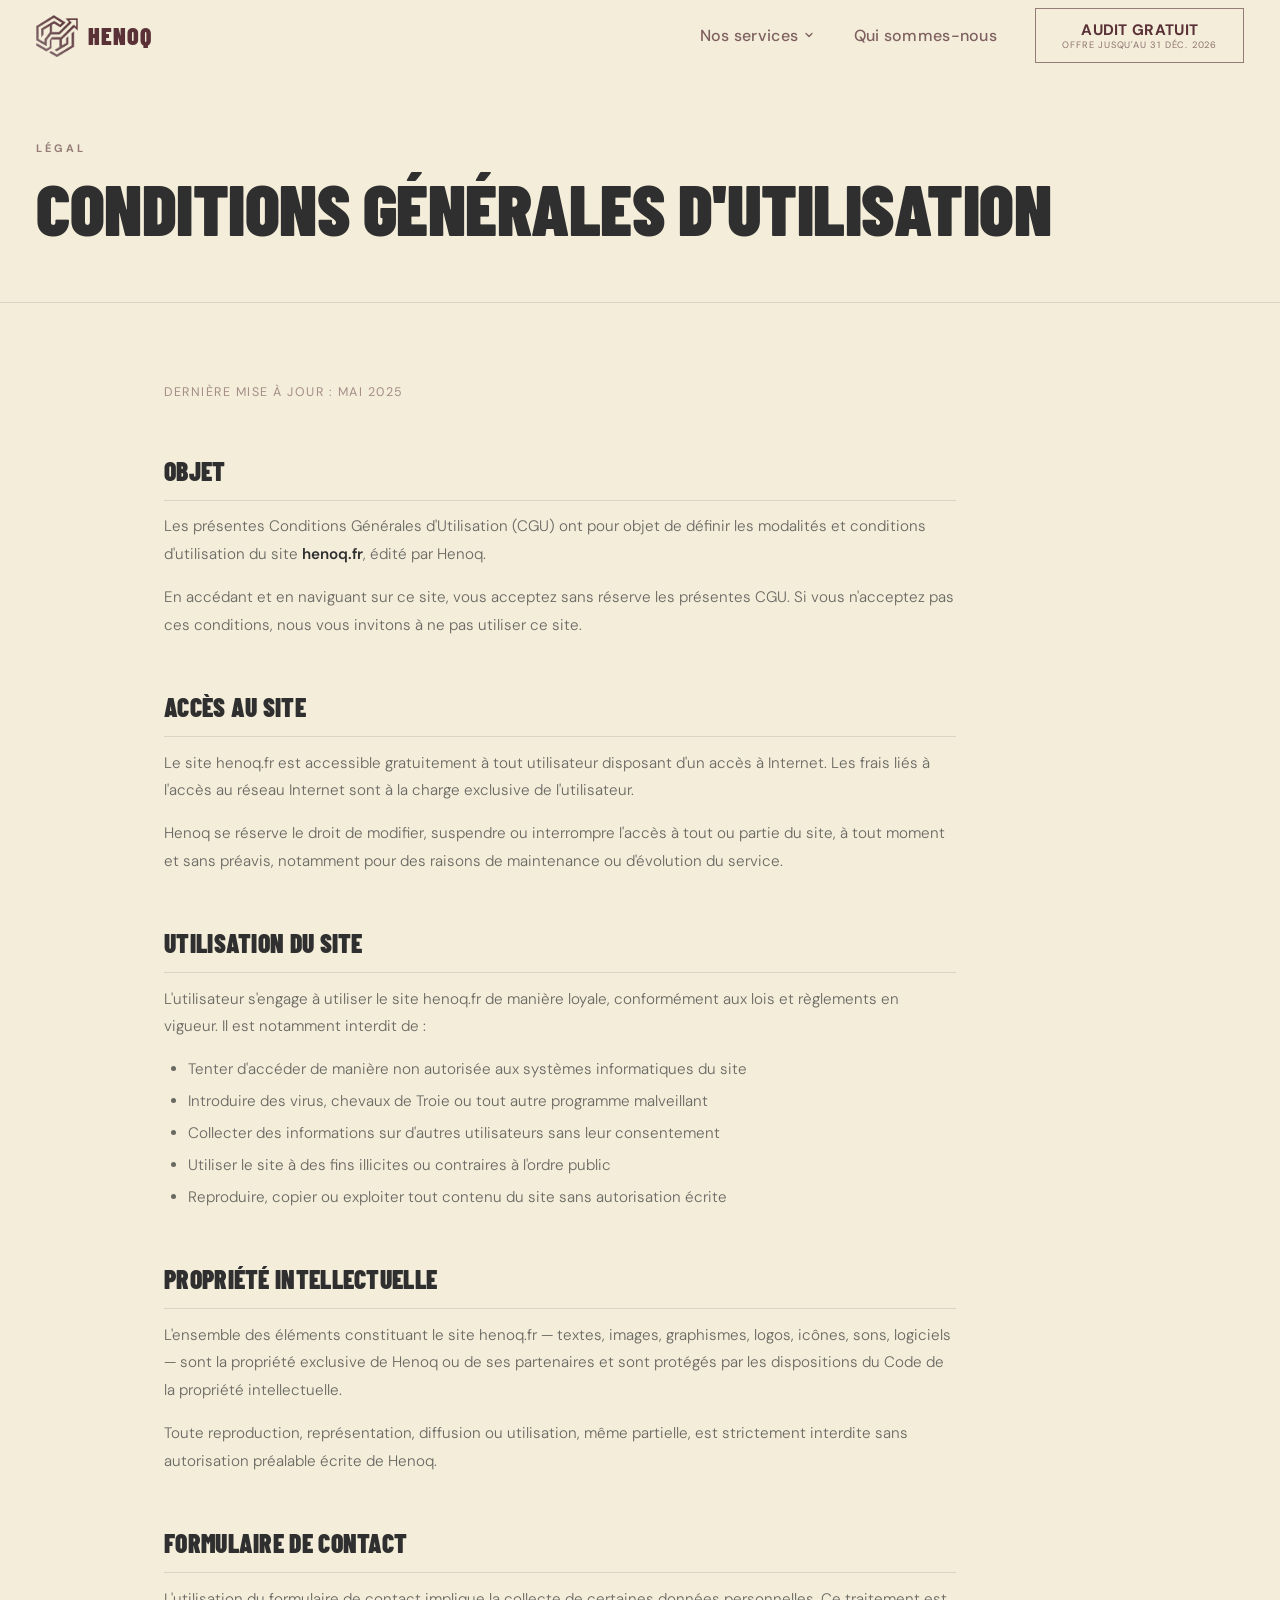
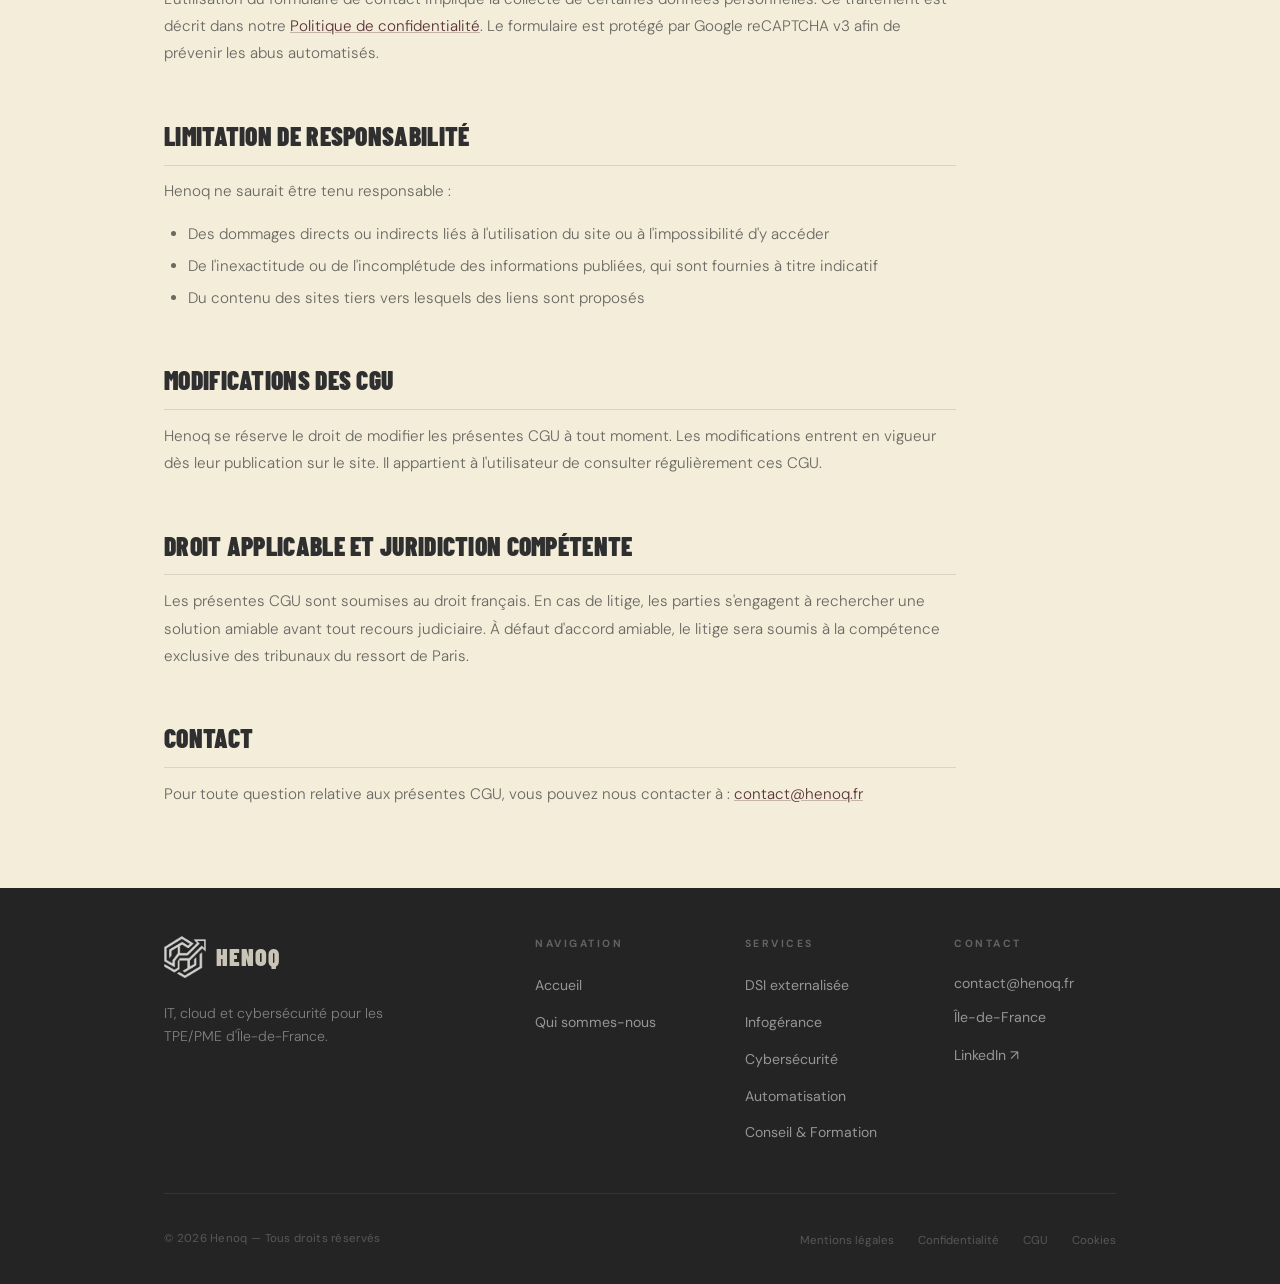
<file: cgu.html>
<!DOCTYPE html>
<html lang="fr">
<head>
  <meta charset="UTF-8">
  <meta name="viewport" content="width=device-width, initial-scale=1.0">
  <title>Conditions Générales d'Utilisation — Henoq</title>
  <meta name="description" content="Conditions Générales d'Utilisation du site henoq.fr.">
  <meta name="robots" content="noindex, follow">
  <link rel="icon" type="image/png" href="assets/images/logo-white.png">
  <meta name="theme-color" content="#593137">
  <link rel="preconnect" href="https://fonts.googleapis.com">
  <link rel="preconnect" href="https://fonts.gstatic.com" crossorigin>
  <link href="https://fonts.googleapis.com/css2?family=Barlow+Condensed:wght@400;600;700;900&family=DM+Sans:ital,opsz,wght@0,9..40,300;0,9..40,400;0,9..40,500;1,9..40,300&display=swap" rel="stylesheet">
  <link rel="stylesheet" href="css/global.css">
  <link rel="stylesheet" href="css/nav.css">
  <link rel="stylesheet" href="css/legal.css">
</head>
<body>

  <div id="nav-placeholder"></div>

  <main>
    <div class="legal-hero">
      <p class="legal-hero-eyebrow">Légal</p>
      <h1 class="legal-hero-title">Conditions Générales d'Utilisation</h1>
    </div>

    <section class="legal-body">
      <div class="wrap">
        <div class="legal-content">
          <span class="legal-updated">Dernière mise à jour : mai 2025</span>

          <h2>Objet</h2>
          <p>Les présentes Conditions Générales d'Utilisation (CGU) ont pour objet de définir les modalités et conditions d'utilisation du site <strong>henoq.fr</strong>, édité par Henoq.</p>
          <p>En accédant et en naviguant sur ce site, vous acceptez sans réserve les présentes CGU. Si vous n'acceptez pas ces conditions, nous vous invitons à ne pas utiliser ce site.</p>

          <h2>Accès au site</h2>
          <p>Le site henoq.fr est accessible gratuitement à tout utilisateur disposant d'un accès à Internet. Les frais liés à l'accès au réseau Internet sont à la charge exclusive de l'utilisateur.</p>
          <p>Henoq se réserve le droit de modifier, suspendre ou interrompre l'accès à tout ou partie du site, à tout moment et sans préavis, notamment pour des raisons de maintenance ou d'évolution du service.</p>

          <h2>Utilisation du site</h2>
          <p>L'utilisateur s'engage à utiliser le site henoq.fr de manière loyale, conformément aux lois et règlements en vigueur. Il est notamment interdit de :</p>
          <ul>
            <li>Tenter d'accéder de manière non autorisée aux systèmes informatiques du site</li>
            <li>Introduire des virus, chevaux de Troie ou tout autre programme malveillant</li>
            <li>Collecter des informations sur d'autres utilisateurs sans leur consentement</li>
            <li>Utiliser le site à des fins illicites ou contraires à l'ordre public</li>
            <li>Reproduire, copier ou exploiter tout contenu du site sans autorisation écrite</li>
          </ul>

          <h2>Propriété intellectuelle</h2>
          <p>L'ensemble des éléments constituant le site henoq.fr — textes, images, graphismes, logos, icônes, sons, logiciels — sont la propriété exclusive de Henoq ou de ses partenaires et sont protégés par les dispositions du Code de la propriété intellectuelle.</p>
          <p>Toute reproduction, représentation, diffusion ou utilisation, même partielle, est strictement interdite sans autorisation préalable écrite de Henoq.</p>

          <h2>Formulaire de contact</h2>
          <p>L'utilisation du formulaire de contact implique la collecte de certaines données personnelles. Ce traitement est décrit dans notre <a href="confidentialite.html">Politique de confidentialité</a>. Le formulaire est protégé par Google reCAPTCHA v3 afin de prévenir les abus automatisés.</p>

          <h2>Limitation de responsabilité</h2>
          <p>Henoq ne saurait être tenu responsable :</p>
          <ul>
            <li>Des dommages directs ou indirects liés à l'utilisation du site ou à l'impossibilité d'y accéder</li>
            <li>De l'inexactitude ou de l'incomplétude des informations publiées, qui sont fournies à titre indicatif</li>
            <li>Du contenu des sites tiers vers lesquels des liens sont proposés</li>
          </ul>

          <h2>Modifications des CGU</h2>
          <p>Henoq se réserve le droit de modifier les présentes CGU à tout moment. Les modifications entrent en vigueur dès leur publication sur le site. Il appartient à l'utilisateur de consulter régulièrement ces CGU.</p>

          <h2>Droit applicable et juridiction compétente</h2>
          <p>Les présentes CGU sont soumises au droit français. En cas de litige, les parties s'engagent à rechercher une solution amiable avant tout recours judiciaire. À défaut d'accord amiable, le litige sera soumis à la compétence exclusive des tribunaux du ressort de Paris.</p>

          <h2>Contact</h2>
          <p>Pour toute question relative aux présentes CGU, vous pouvez nous contacter à : <a href="mailto:contact@henoq.fr">contact@henoq.fr</a></p>
        </div>
      </div>
    </section>
  </main>

  <div id="footer-placeholder"></div>

  <script src="js/nav.js"></script>
  <script src="js/dsi.js"></script>

</body>
</html>
</file>
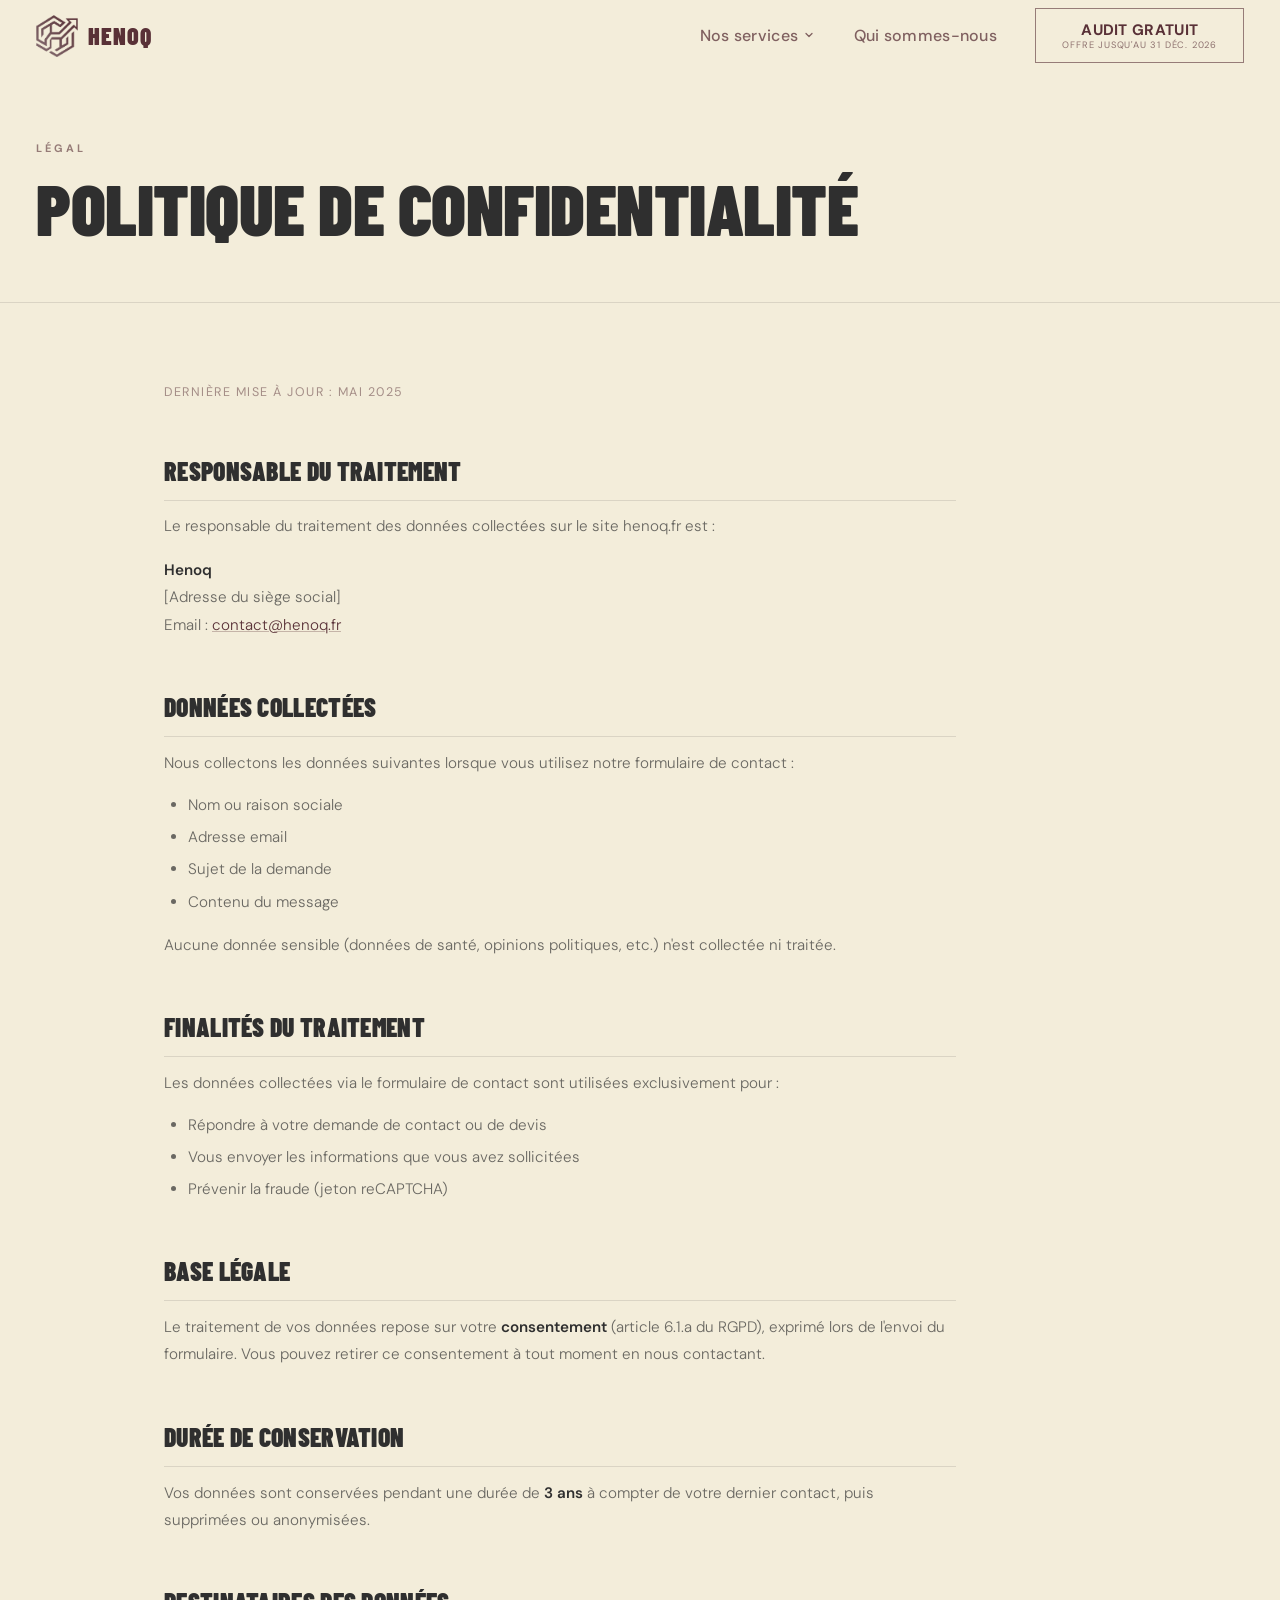
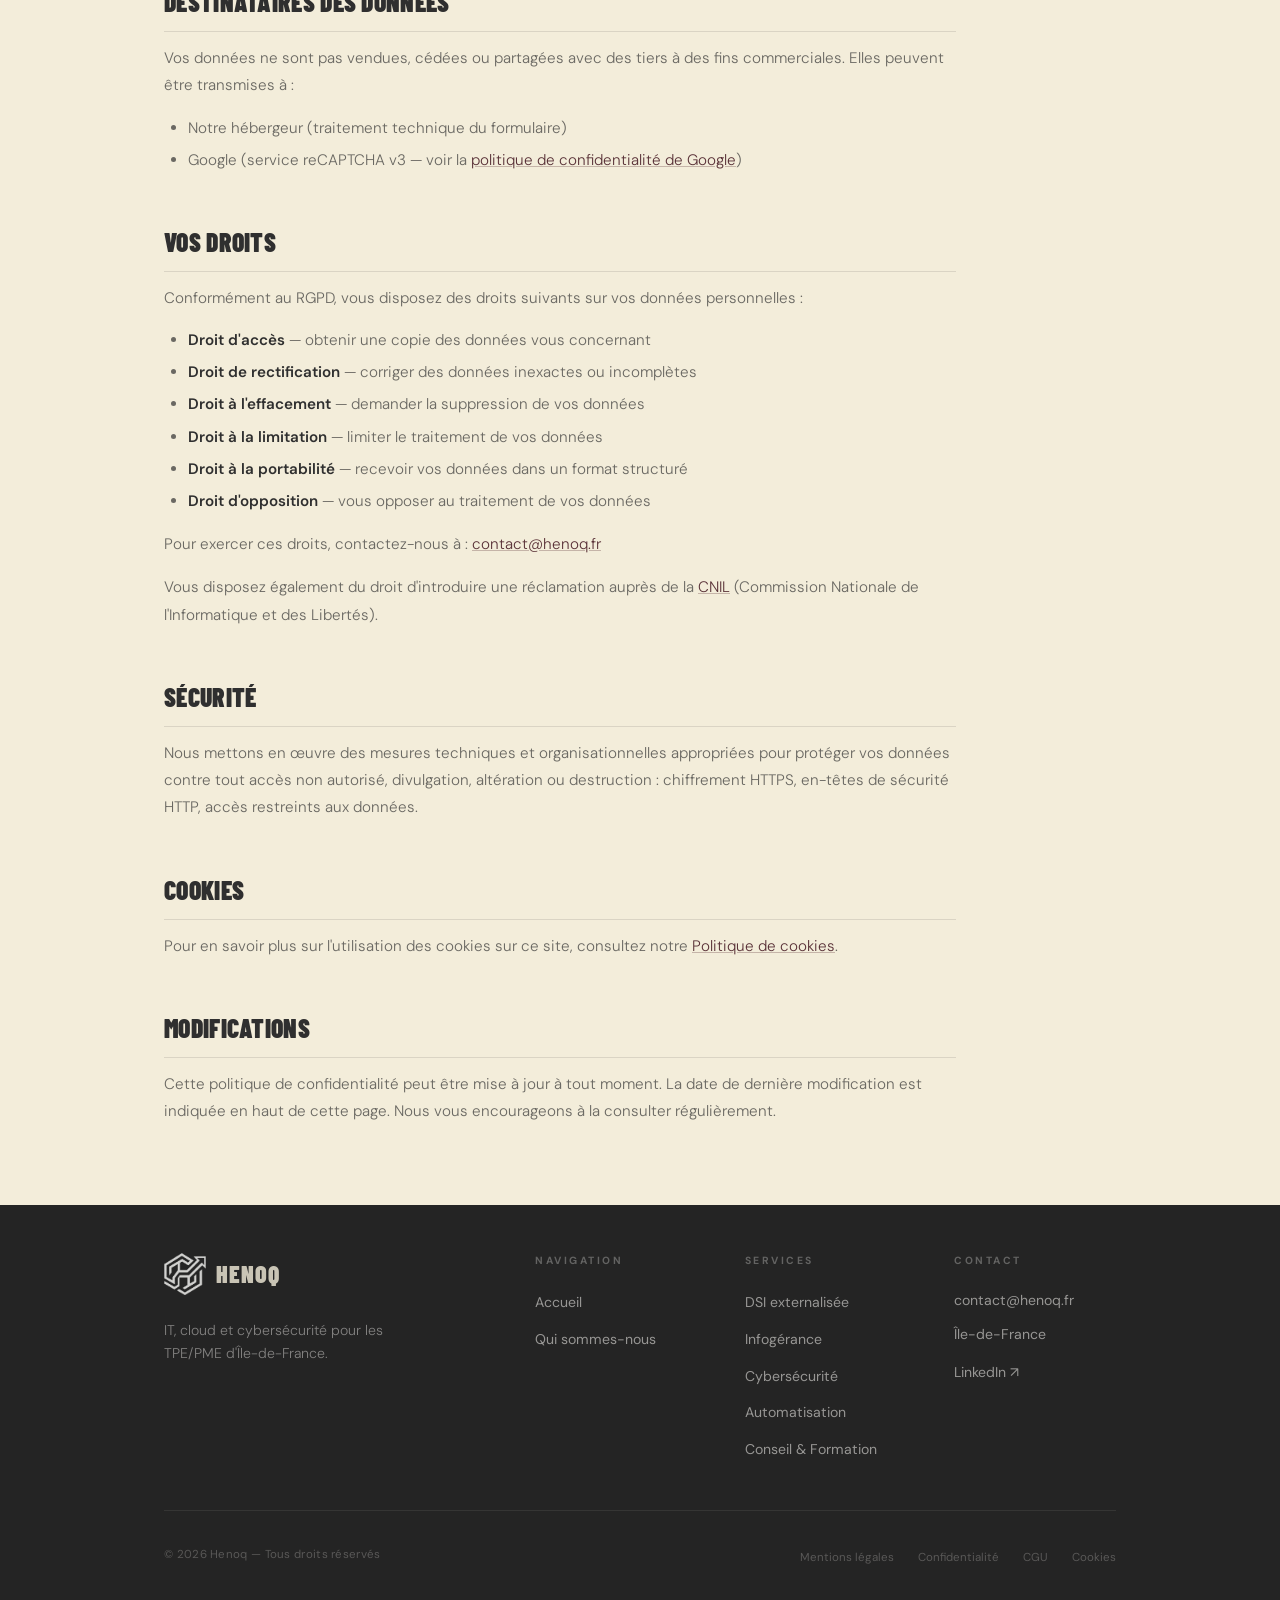
<file: confidentialite.html>
<!DOCTYPE html>
<html lang="fr">
<head>
  <meta charset="UTF-8">
  <meta name="viewport" content="width=device-width, initial-scale=1.0">
  <title>Politique de confidentialité — Henoq</title>
  <meta name="description" content="Politique de confidentialité de Henoq — comment nous collectons, utilisons et protégeons vos données personnelles, conformément au RGPD.">
  <meta name="robots" content="noindex, follow">
  <link rel="icon" type="image/png" href="assets/images/logo-white.png">
  <meta name="theme-color" content="#593137">
  <link rel="preconnect" href="https://fonts.googleapis.com">
  <link rel="preconnect" href="https://fonts.gstatic.com" crossorigin>
  <link href="https://fonts.googleapis.com/css2?family=Barlow+Condensed:wght@400;600;700;900&family=DM+Sans:ital,opsz,wght@0,9..40,300;0,9..40,400;0,9..40,500;1,9..40,300&display=swap" rel="stylesheet">
  <link rel="stylesheet" href="css/global.css">
  <link rel="stylesheet" href="css/nav.css">
  <link rel="stylesheet" href="css/legal.css">
</head>
<body>

  <div id="nav-placeholder"></div>

  <main>
    <div class="legal-hero">
      <p class="legal-hero-eyebrow">Légal</p>
      <h1 class="legal-hero-title">Politique de confidentialité</h1>
    </div>

    <section class="legal-body">
      <div class="wrap">
        <div class="legal-content">
          <span class="legal-updated">Dernière mise à jour : mai 2025</span>

          <h2>Responsable du traitement</h2>
          <p>Le responsable du traitement des données collectées sur le site henoq.fr est :</p>
          <p>
            <strong>Henoq</strong><br>
            [Adresse du siège social]<br>
            Email : <a href="mailto:contact@henoq.fr">contact@henoq.fr</a>
          </p>

          <h2>Données collectées</h2>
          <p>Nous collectons les données suivantes lorsque vous utilisez notre formulaire de contact :</p>
          <ul>
            <li>Nom ou raison sociale</li>
            <li>Adresse email</li>
            <li>Sujet de la demande</li>
            <li>Contenu du message</li>
          </ul>
          <p>Aucune donnée sensible (données de santé, opinions politiques, etc.) n'est collectée ni traitée.</p>

          <h2>Finalités du traitement</h2>
          <p>Les données collectées via le formulaire de contact sont utilisées exclusivement pour :</p>
          <ul>
            <li>Répondre à votre demande de contact ou de devis</li>
            <li>Vous envoyer les informations que vous avez sollicitées</li>
            <li>Prévenir la fraude (jeton reCAPTCHA)</li>
          </ul>

          <h2>Base légale</h2>
          <p>Le traitement de vos données repose sur votre <strong>consentement</strong> (article 6.1.a du RGPD), exprimé lors de l'envoi du formulaire. Vous pouvez retirer ce consentement à tout moment en nous contactant.</p>

          <h2>Durée de conservation</h2>
          <p>Vos données sont conservées pendant une durée de <strong>3 ans</strong> à compter de votre dernier contact, puis supprimées ou anonymisées.</p>

          <h2>Destinataires des données</h2>
          <p>Vos données ne sont pas vendues, cédées ou partagées avec des tiers à des fins commerciales. Elles peuvent être transmises à :</p>
          <ul>
            <li>Notre hébergeur (traitement technique du formulaire)</li>
            <li>Google (service reCAPTCHA v3 — voir la <a href="https://policies.google.com/privacy" target="_blank" rel="noopener noreferrer">politique de confidentialité de Google</a>)</li>
          </ul>

          <h2>Vos droits</h2>
          <p>Conformément au RGPD, vous disposez des droits suivants sur vos données personnelles :</p>
          <ul>
            <li><strong>Droit d'accès</strong> — obtenir une copie des données vous concernant</li>
            <li><strong>Droit de rectification</strong> — corriger des données inexactes ou incomplètes</li>
            <li><strong>Droit à l'effacement</strong> — demander la suppression de vos données</li>
            <li><strong>Droit à la limitation</strong> — limiter le traitement de vos données</li>
            <li><strong>Droit à la portabilité</strong> — recevoir vos données dans un format structuré</li>
            <li><strong>Droit d'opposition</strong> — vous opposer au traitement de vos données</li>
          </ul>
          <p>Pour exercer ces droits, contactez-nous à : <a href="mailto:contact@henoq.fr">contact@henoq.fr</a></p>
          <p>Vous disposez également du droit d'introduire une réclamation auprès de la <a href="https://www.cnil.fr" target="_blank" rel="noopener noreferrer">CNIL</a> (Commission Nationale de l'Informatique et des Libertés).</p>

          <h2>Sécurité</h2>
          <p>Nous mettons en œuvre des mesures techniques et organisationnelles appropriées pour protéger vos données contre tout accès non autorisé, divulgation, altération ou destruction : chiffrement HTTPS, en-têtes de sécurité HTTP, accès restreints aux données.</p>

          <h2>Cookies</h2>
          <p>Pour en savoir plus sur l'utilisation des cookies sur ce site, consultez notre <a href="cookies.html">Politique de cookies</a>.</p>

          <h2>Modifications</h2>
          <p>Cette politique de confidentialité peut être mise à jour à tout moment. La date de dernière modification est indiquée en haut de cette page. Nous vous encourageons à la consulter régulièrement.</p>
        </div>
      </div>
    </section>
  </main>

  <div id="footer-placeholder"></div>

  <script src="js/nav.js"></script>
  <script src="js/dsi.js"></script>

</body>
</html>
</file>
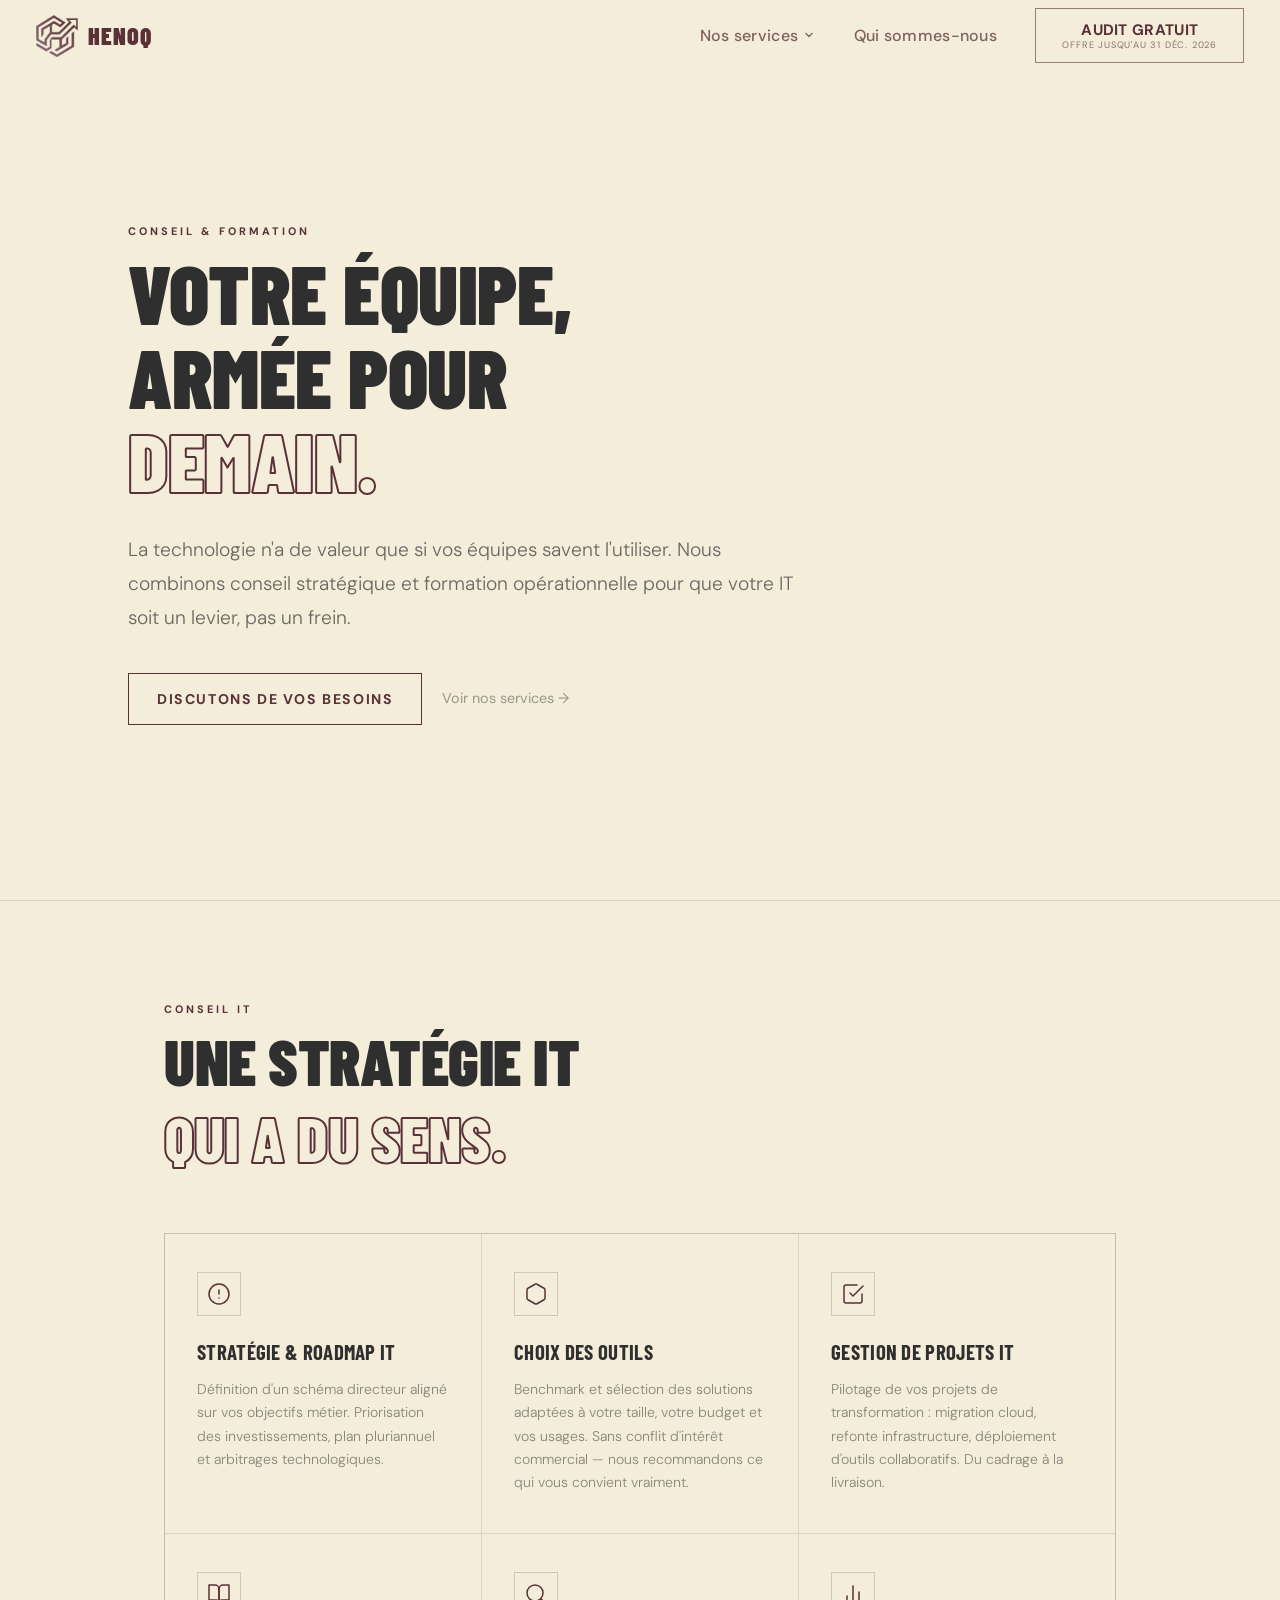
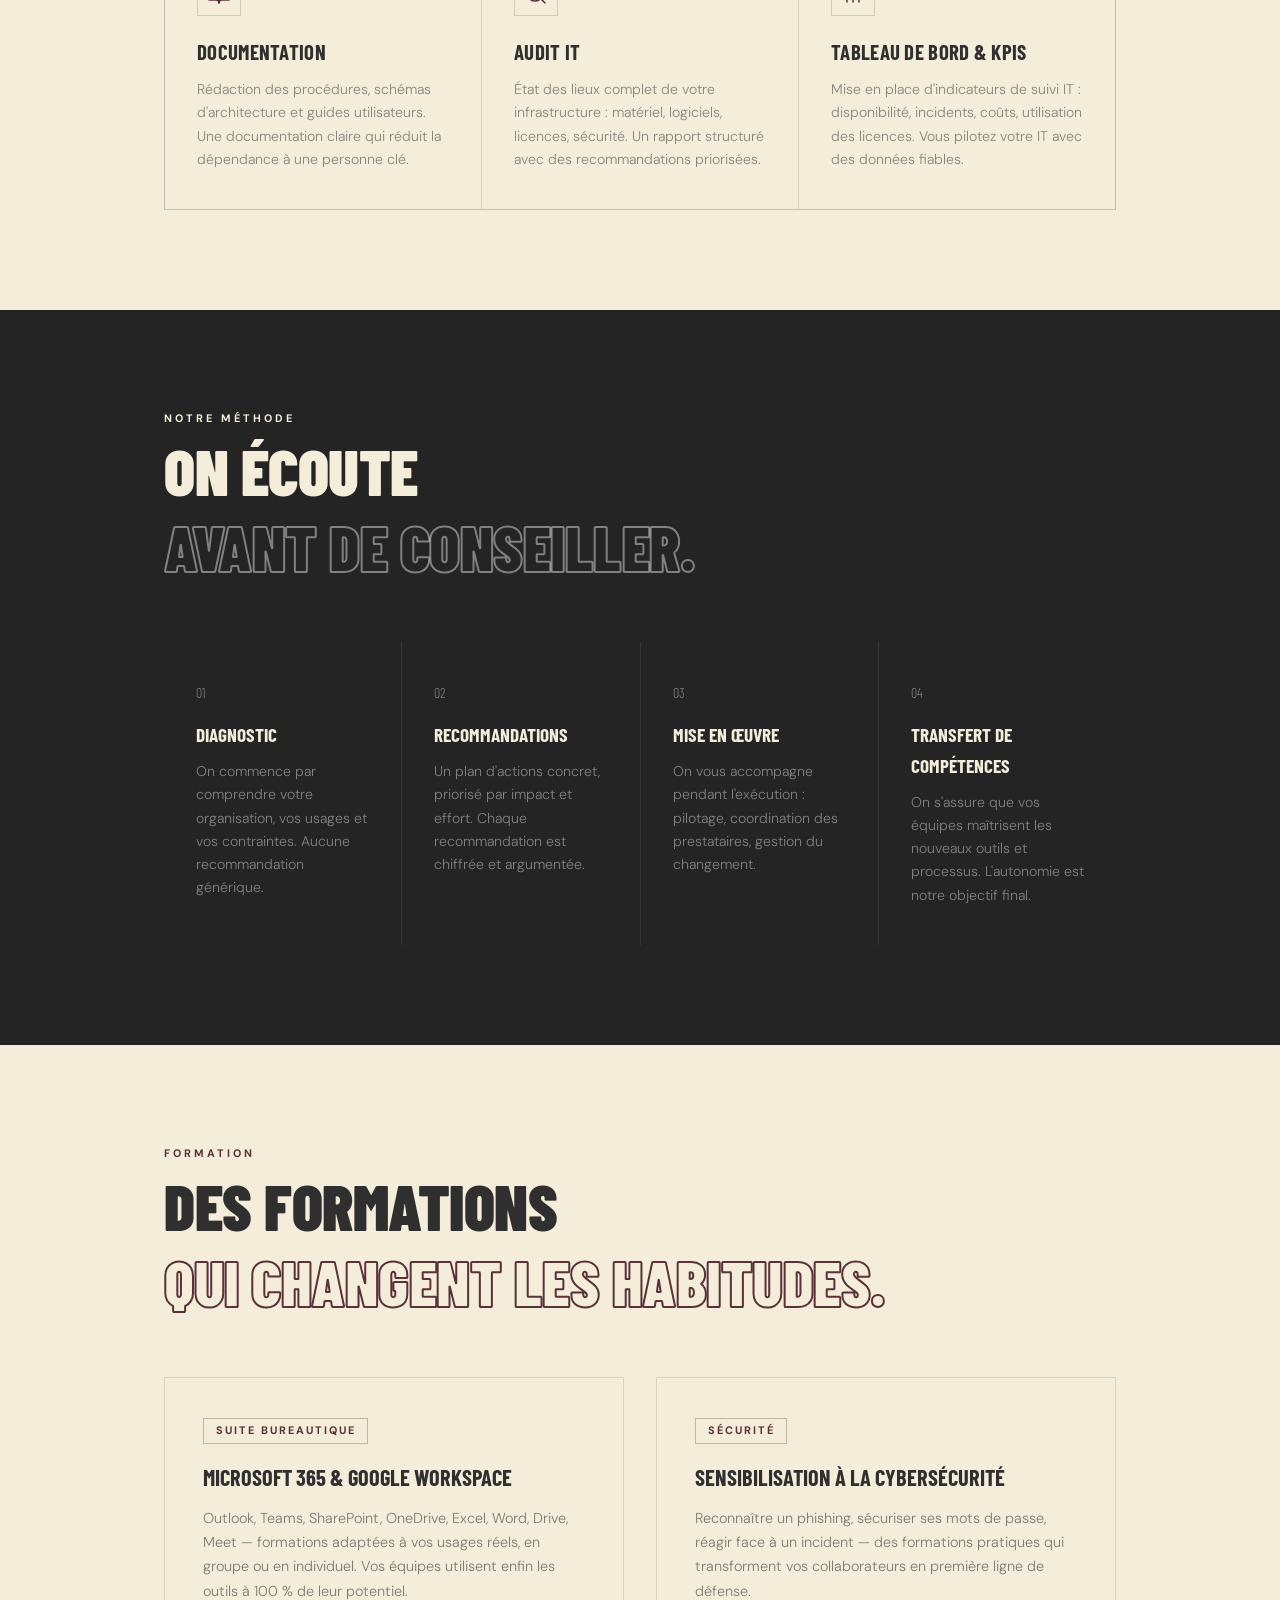
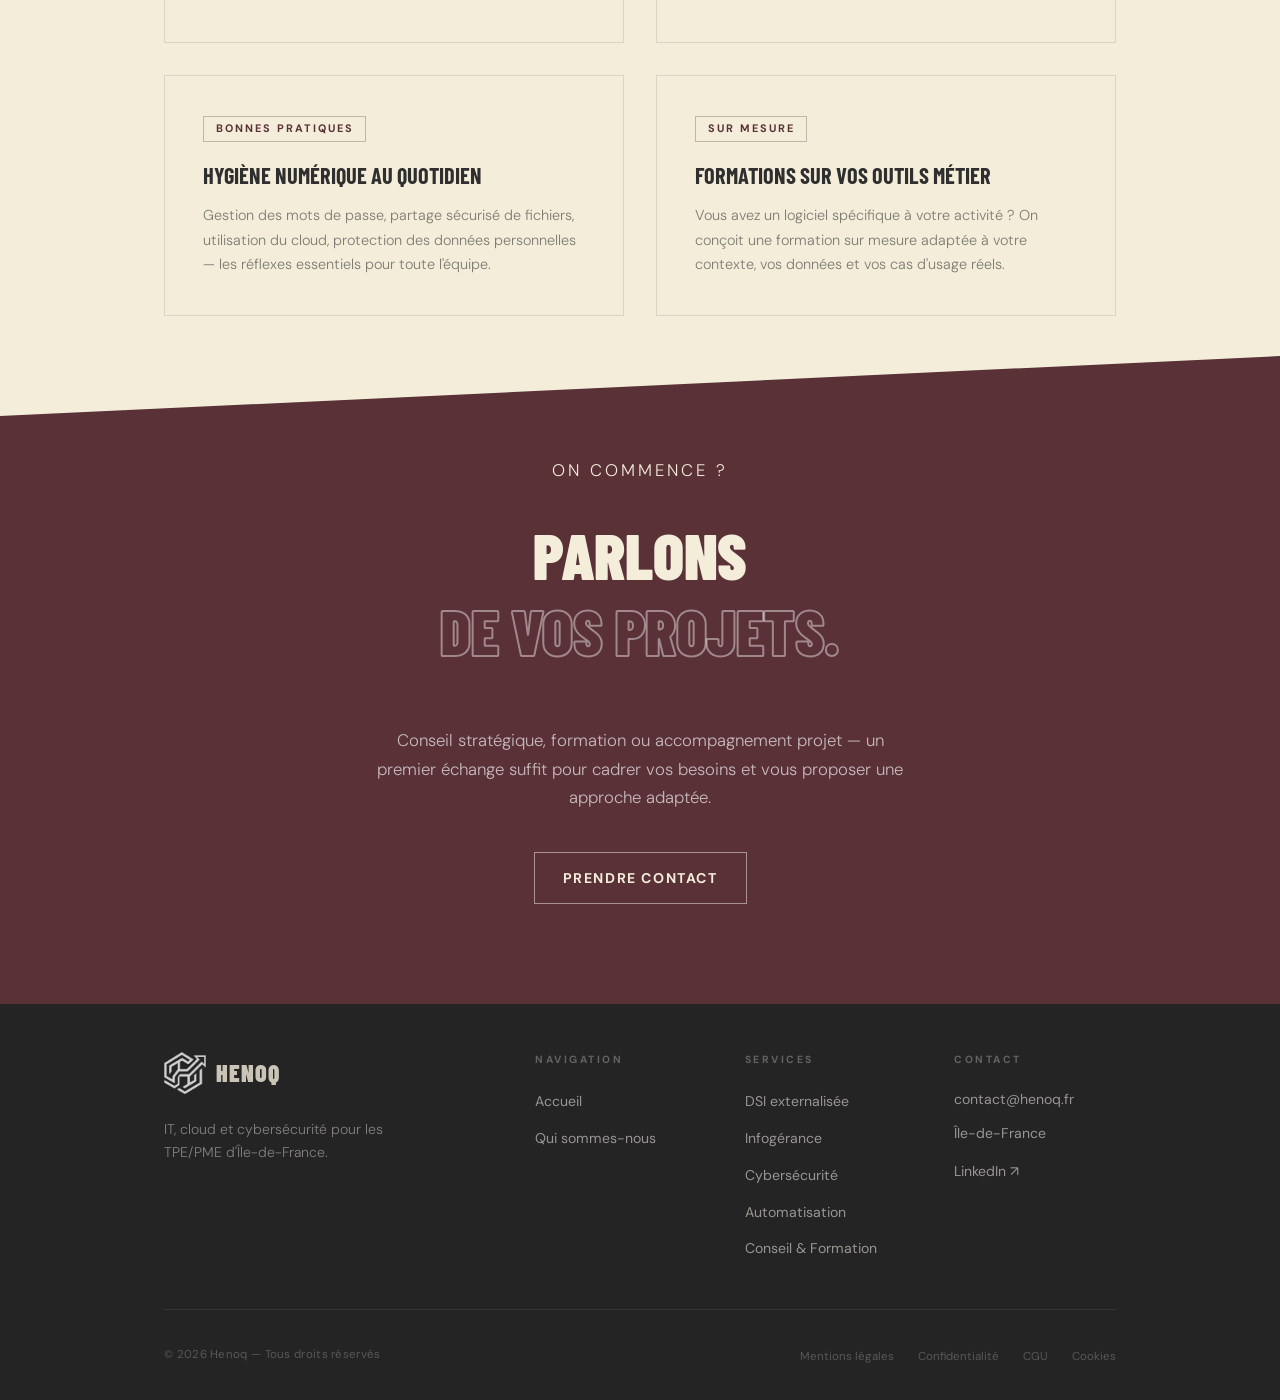
<file: conseil-formation.html>
<!DOCTYPE html>
<html lang="fr">
<head>
  <meta charset="UTF-8">
  <meta name="viewport" content="width=device-width, initial-scale=1.0">
  <title>Conseil IT & Formation — Henoq</title>
  <meta name="description" content="Henoq accompagne les TPE/PME d'Île-de-France en conseil stratégique IT, choix des outils, gestion de projets et formations Microsoft 365, cybersécurité et outils métier.">
  <meta name="robots" content="index, follow">
  <link rel="canonical" href="https://henoq.fr/conseil-formation.html">
  <link rel="icon" type="image/png" href="assets/images/logo-white.png">
  <meta name="theme-color" content="#593137">
  <link rel="preconnect" href="https://fonts.googleapis.com">
  <link rel="preconnect" href="https://fonts.gstatic.com" crossorigin>
  <link href="https://fonts.googleapis.com/css2?family=Barlow+Condensed:wght@400;600;700;900&family=DM+Sans:ital,opsz,wght@0,9..40,300;0,9..40,400;0,9..40,500;1,9..40,300&display=swap" rel="stylesheet">
  <link rel="stylesheet" href="css/global.css">
  <link rel="stylesheet" href="css/nav.css">
  <link rel="stylesheet" href="css/service.css">
  <link rel="stylesheet" href="css/conseil-formation.css">
</head>
<body>

  <div id="nav-placeholder"></div>

  <main>

    <!-- ══ HERO ══ -->
    <section class="svc-page-hero">
      <div class="svc-page-hero-content">
        <p class="sec-eyebrow" style="--d:.3s;opacity:0;animation:fadeUp .6s ease both">Conseil & Formation</p>
        <h1 class="svc-page-hero-title">
          <span class="lw"><em class="l" style="--d:.4s">VOTRE ÉQUIPE,</em></span>
          <span class="lw"><em class="l" style="--d:.55s">ARMÉE POUR</em></span>
          <span class="lw"><em class="l outline" style="--d:.7s">DEMAIN.</em></span>
        </h1>
        <p class="svc-page-hero-sub" style="--d:1s">
          La technologie n'a de valeur que si vos équipes savent l'utiliser. Nous combinons conseil stratégique et formation opérationnelle pour que votre IT soit un levier, pas un frein.
        </p>
        <div class="svc-page-hero-btns" style="--d:1.1s">
          <a href="index.html#contact" class="btn-fill">DISCUTONS DE VOS BESOINS</a>
          <a href="#cf-conseil" class="btn-text">Voir nos services →</a>
        </div>
      </div>
    </section>

    <!-- ══ CONSEIL ══ -->
    <section id="cf-conseil" style="padding:100px 0;background:var(--offwhite);border-top:1px solid var(--border);">
      <div class="wrap">
        <p class="sec-eyebrow reveal">Conseil IT</p>
        <h2 class="sec-title reveal reveal-d1">
          <span class="lw">UNE STRATÉGIE IT</span>
          <span class="lw outline">QUI A DU SENS.</span>
        </h2>
        <div class="svc-page-grid">

          <div class="svc-page-item reveal">
            <div class="svc-page-icon">
              <svg width="24" height="24" viewBox="0 0 24 24" fill="none" stroke="currentColor" stroke-width="1.5" stroke-linecap="round" stroke-linejoin="round"><circle cx="12" cy="12" r="10"/><line x1="12" y1="8" x2="12" y2="12"/><line x1="12" y1="16" x2="12.01" y2="16"/></svg>
            </div>
            <h3>Stratégie & roadmap IT</h3>
            <p>Définition d'un schéma directeur aligné sur vos objectifs métier. Priorisation des investissements, plan pluriannuel et arbitrages technologiques.</p>
          </div>

          <div class="svc-page-item reveal reveal-d1">
            <div class="svc-page-icon">
              <svg width="24" height="24" viewBox="0 0 24 24" fill="none" stroke="currentColor" stroke-width="1.5" stroke-linecap="round" stroke-linejoin="round"><path d="M21 16V8a2 2 0 0 0-1-1.73l-7-4a2 2 0 0 0-2 0l-7 4A2 2 0 0 0 3 8v8a2 2 0 0 0 1 1.73l7 4a2 2 0 0 0 2 0l7-4A2 2 0 0 0 21 16z"/></svg>
            </div>
            <h3>Choix des outils</h3>
            <p>Benchmark et sélection des solutions adaptées à votre taille, votre budget et vos usages. Sans conflit d'intérêt commercial — nous recommandons ce qui vous convient vraiment.</p>
          </div>

          <div class="svc-page-item reveal reveal-d2">
            <div class="svc-page-icon">
              <svg width="24" height="24" viewBox="0 0 24 24" fill="none" stroke="currentColor" stroke-width="1.5" stroke-linecap="round" stroke-linejoin="round"><polyline points="9 11 12 14 22 4"/><path d="M21 12v7a2 2 0 0 1-2 2H5a2 2 0 0 1-2-2V5a2 2 0 0 1 2-2h11"/></svg>
            </div>
            <h3>Gestion de projets IT</h3>
            <p>Pilotage de vos projets de transformation : migration cloud, refonte infrastructure, déploiement d'outils collaboratifs. Du cadrage à la livraison.</p>
          </div>

          <div class="svc-page-item reveal">
            <div class="svc-page-icon">
              <svg width="24" height="24" viewBox="0 0 24 24" fill="none" stroke="currentColor" stroke-width="1.5" stroke-linecap="round" stroke-linejoin="round"><path d="M2 3h6a4 4 0 0 1 4 4v14a3 3 0 0 0-3-3H2z"/><path d="M22 3h-6a4 4 0 0 0-4 4v14a3 3 0 0 1 3-3h7z"/></svg>
            </div>
            <h3>Documentation</h3>
            <p>Rédaction des procédures, schémas d'architecture et guides utilisateurs. Une documentation claire qui réduit la dépendance à une personne clé.</p>
          </div>

          <div class="svc-page-item reveal reveal-d1">
            <div class="svc-page-icon">
              <svg width="24" height="24" viewBox="0 0 24 24" fill="none" stroke="currentColor" stroke-width="1.5" stroke-linecap="round" stroke-linejoin="round"><circle cx="11" cy="11" r="8"/><line x1="21" y1="21" x2="16.65" y2="16.65"/></svg>
            </div>
            <h3>Audit IT</h3>
            <p>État des lieux complet de votre infrastructure : matériel, logiciels, licences, sécurité. Un rapport structuré avec des recommandations priorisées.</p>
          </div>

          <div class="svc-page-item reveal reveal-d2">
            <div class="svc-page-icon">
              <svg width="24" height="24" viewBox="0 0 24 24" fill="none" stroke="currentColor" stroke-width="1.5" stroke-linecap="round" stroke-linejoin="round"><line x1="18" y1="20" x2="18" y2="10"/><line x1="12" y1="20" x2="12" y2="4"/><line x1="6" y1="20" x2="6" y2="14"/></svg>
            </div>
            <h3>Tableau de bord & KPIs</h3>
            <p>Mise en place d'indicateurs de suivi IT : disponibilité, incidents, coûts, utilisation des licences. Vous pilotez votre IT avec des données fiables.</p>
          </div>

        </div>
      </div>
    </section>

    <!-- ══ NOTRE APPROCHE ══ -->
    <section class="svc-page-dark">
      <div class="wrap">
        <p class="sec-eyebrow light reveal">Notre méthode</p>
        <h2 class="sec-title light reveal reveal-d1">
          <span class="lw">ON ÉCOUTE</span>
          <span class="lw outline light">AVANT DE CONSEILLER.</span>
        </h2>
        <div class="svc-page-dark-grid">
          <div class="svc-page-dark-item reveal">
            <p class="svc-page-dark-num">01</p>
            <h3>Diagnostic</h3>
            <p>On commence par comprendre votre organisation, vos usages et vos contraintes. Aucune recommandation générique.</p>
          </div>
          <div class="svc-page-dark-item reveal reveal-d1">
            <p class="svc-page-dark-num">02</p>
            <h3>Recommandations</h3>
            <p>Un plan d'actions concret, priorisé par impact et effort. Chaque recommandation est chiffrée et argumentée.</p>
          </div>
          <div class="svc-page-dark-item reveal reveal-d2">
            <p class="svc-page-dark-num">03</p>
            <h3>Mise en œuvre</h3>
            <p>On vous accompagne pendant l'exécution : pilotage, coordination des prestataires, gestion du changement.</p>
          </div>
          <div class="svc-page-dark-item reveal reveal-d3">
            <p class="svc-page-dark-num">04</p>
            <h3>Transfert de compétences</h3>
            <p>On s'assure que vos équipes maîtrisent les nouveaux outils et processus. L'autonomie est notre objectif final.</p>
          </div>
        </div>
      </div>
    </section>

    <!-- ══ FORMATIONS ══ -->
    <section id="cf-formations">
      <div class="wrap">
        <p class="sec-eyebrow reveal">Formation</p>
        <h2 class="sec-title reveal reveal-d1">
          <span class="lw">DES FORMATIONS</span>
          <span class="lw outline">QUI CHANGENT LES HABITUDES.</span>
        </h2>
        <div class="cf-formations-grid">
          <div class="cf-formation reveal">
            <span class="cf-formation-badge">Suite bureautique</span>
            <h3>Microsoft 365 & Google Workspace</h3>
            <p>Outlook, Teams, SharePoint, OneDrive, Excel, Word, Drive, Meet — formations adaptées à vos usages réels, en groupe ou en individuel. Vos équipes utilisent enfin les outils à 100 % de leur potentiel.</p>
          </div>
          <div class="cf-formation reveal reveal-d1">
            <span class="cf-formation-badge">Sécurité</span>
            <h3>Sensibilisation à la cybersécurité</h3>
            <p>Reconnaître un phishing, sécuriser ses mots de passe, réagir face à un incident — des formations pratiques qui transforment vos collaborateurs en première ligne de défense.</p>
          </div>
          <div class="cf-formation reveal reveal-d2">
            <span class="cf-formation-badge">Bonnes pratiques</span>
            <h3>Hygiène numérique au quotidien</h3>
            <p>Gestion des mots de passe, partage sécurisé de fichiers, utilisation du cloud, protection des données personnelles — les réflexes essentiels pour toute l'équipe.</p>
          </div>
          <div class="cf-formation reveal reveal-d3">
            <span class="cf-formation-badge">Sur mesure</span>
            <h3>Formations sur vos outils métier</h3>
            <p>Vous avez un logiciel spécifique à votre activité ? On conçoit une formation sur mesure adaptée à votre contexte, vos données et vos cas d'usage réels.</p>
          </div>
        </div>
      </div>
    </section>

    <!-- ══ CTA ══ -->
    <section class="svc-page-cta">
      <div class="wrap">
        <p class="sec-eyebrow light reveal">On commence ?</p>
        <h2 class="sec-title light reveal reveal-d1">
          <span class="lw">PARLONS</span>
          <span class="lw outline light">DE VOS PROJETS.</span>
        </h2>
        <p class="reveal reveal-d2">Conseil stratégique, formation ou accompagnement projet — un premier échange suffit pour cadrer vos besoins et vous proposer une approche adaptée.</p>
        <div class="cta-btns reveal reveal-d3">
          <a href="index.html#contact" class="btn-fill light">PRENDRE CONTACT</a>
        </div>
      </div>
    </section>

  </main>

  <div id="footer-placeholder"></div>

  <script src="js/nav.js"></script>
  <script src="js/dsi.js"></script>

</body>
</html>
</file>
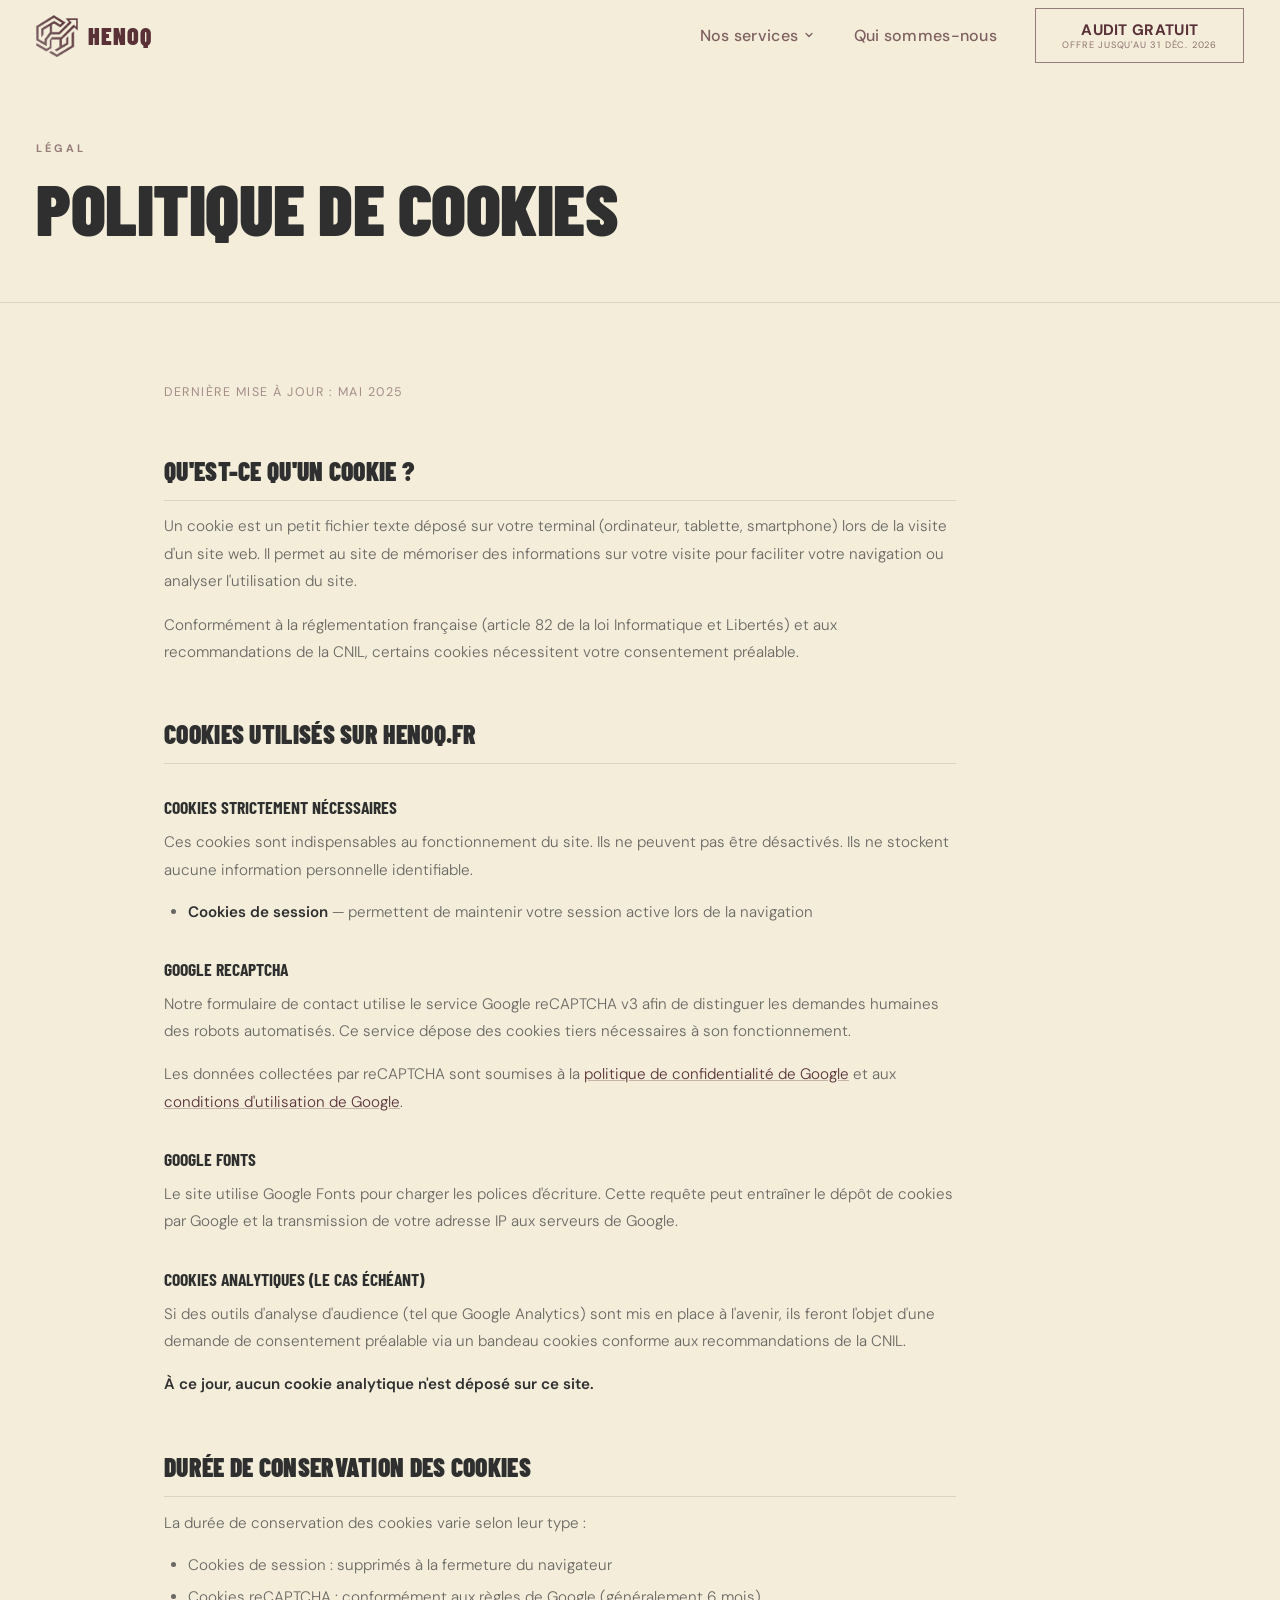
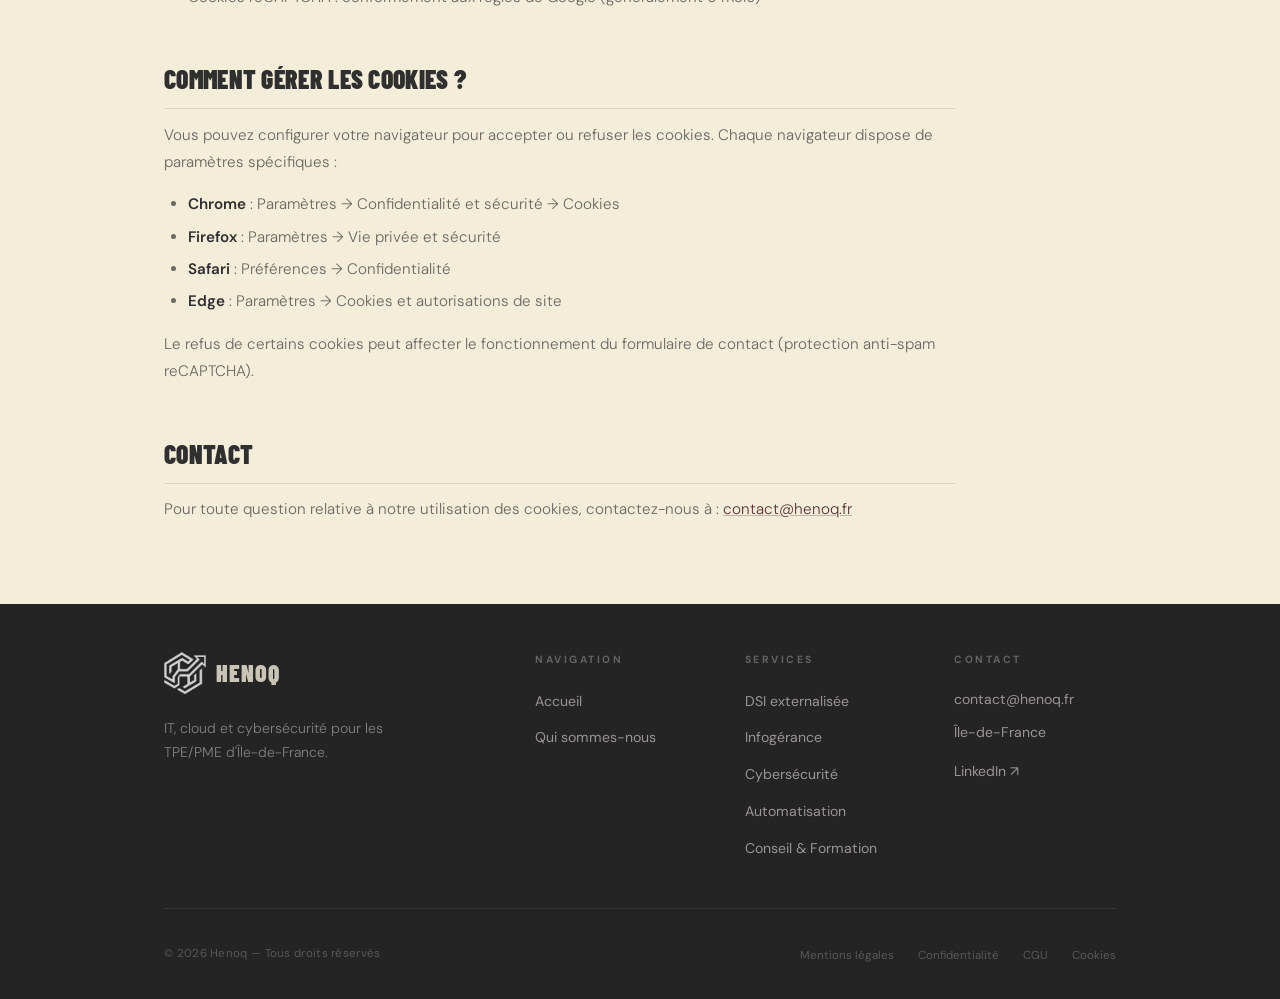
<file: cookies.html>
<!DOCTYPE html>
<html lang="fr">
<head>
  <meta charset="UTF-8">
  <meta name="viewport" content="width=device-width, initial-scale=1.0">
  <title>Politique de cookies — Henoq</title>
  <meta name="description" content="Politique de cookies du site henoq.fr — quels cookies nous utilisons et comment les gérer.">
  <meta name="robots" content="noindex, follow">
  <link rel="icon" type="image/png" href="assets/images/logo-white.png">
  <meta name="theme-color" content="#593137">
  <link rel="preconnect" href="https://fonts.googleapis.com">
  <link rel="preconnect" href="https://fonts.gstatic.com" crossorigin>
  <link href="https://fonts.googleapis.com/css2?family=Barlow+Condensed:wght@400;600;700;900&family=DM+Sans:ital,opsz,wght@0,9..40,300;0,9..40,400;0,9..40,500;1,9..40,300&display=swap" rel="stylesheet">
  <link rel="stylesheet" href="css/global.css">
  <link rel="stylesheet" href="css/nav.css">
  <link rel="stylesheet" href="css/legal.css">
</head>
<body>

  <div id="nav-placeholder"></div>

  <main>
    <div class="legal-hero">
      <p class="legal-hero-eyebrow">Légal</p>
      <h1 class="legal-hero-title">Politique de cookies</h1>
    </div>

    <section class="legal-body">
      <div class="wrap">
        <div class="legal-content">
          <span class="legal-updated">Dernière mise à jour : mai 2025</span>

          <h2>Qu'est-ce qu'un cookie ?</h2>
          <p>Un cookie est un petit fichier texte déposé sur votre terminal (ordinateur, tablette, smartphone) lors de la visite d'un site web. Il permet au site de mémoriser des informations sur votre visite pour faciliter votre navigation ou analyser l'utilisation du site.</p>
          <p>Conformément à la réglementation française (article 82 de la loi Informatique et Libertés) et aux recommandations de la CNIL, certains cookies nécessitent votre consentement préalable.</p>

          <h2>Cookies utilisés sur henoq.fr</h2>

          <h3>Cookies strictement nécessaires</h3>
          <p>Ces cookies sont indispensables au fonctionnement du site. Ils ne peuvent pas être désactivés. Ils ne stockent aucune information personnelle identifiable.</p>
          <ul>
            <li><strong>Cookies de session</strong> — permettent de maintenir votre session active lors de la navigation</li>
          </ul>

          <h3>Google reCAPTCHA</h3>
          <p>Notre formulaire de contact utilise le service Google reCAPTCHA v3 afin de distinguer les demandes humaines des robots automatisés. Ce service dépose des cookies tiers nécessaires à son fonctionnement.</p>
          <p>Les données collectées par reCAPTCHA sont soumises à la <a href="https://policies.google.com/privacy" target="_blank" rel="noopener noreferrer">politique de confidentialité de Google</a> et aux <a href="https://policies.google.com/terms" target="_blank" rel="noopener noreferrer">conditions d'utilisation de Google</a>.</p>

          <h3>Google Fonts</h3>
          <p>Le site utilise Google Fonts pour charger les polices d'écriture. Cette requête peut entraîner le dépôt de cookies par Google et la transmission de votre adresse IP aux serveurs de Google.</p>

          <h3>Cookies analytiques (le cas échéant)</h3>
          <p>Si des outils d'analyse d'audience (tel que Google Analytics) sont mis en place à l'avenir, ils feront l'objet d'une demande de consentement préalable via un bandeau cookies conforme aux recommandations de la CNIL.</p>
          <p><strong>À ce jour, aucun cookie analytique n'est déposé sur ce site.</strong></p>

          <h2>Durée de conservation des cookies</h2>
          <p>La durée de conservation des cookies varie selon leur type :</p>
          <ul>
            <li>Cookies de session : supprimés à la fermeture du navigateur</li>
            <li>Cookies reCAPTCHA : conformément aux règles de Google (généralement 6 mois)</li>
          </ul>

          <h2>Comment gérer les cookies ?</h2>
          <p>Vous pouvez configurer votre navigateur pour accepter ou refuser les cookies. Chaque navigateur dispose de paramètres spécifiques :</p>
          <ul>
            <li><strong>Chrome</strong> : Paramètres → Confidentialité et sécurité → Cookies</li>
            <li><strong>Firefox</strong> : Paramètres → Vie privée et sécurité</li>
            <li><strong>Safari</strong> : Préférences → Confidentialité</li>
            <li><strong>Edge</strong> : Paramètres → Cookies et autorisations de site</li>
          </ul>
          <p>Le refus de certains cookies peut affecter le fonctionnement du formulaire de contact (protection anti-spam reCAPTCHA).</p>

          <h2>Contact</h2>
          <p>Pour toute question relative à notre utilisation des cookies, contactez-nous à : <a href="mailto:contact@henoq.fr">contact@henoq.fr</a></p>
        </div>
      </div>
    </section>
  </main>

  <div id="footer-placeholder"></div>

  <script src="js/nav.js"></script>
  <script src="js/dsi.js"></script>

</body>
</html>
</file>
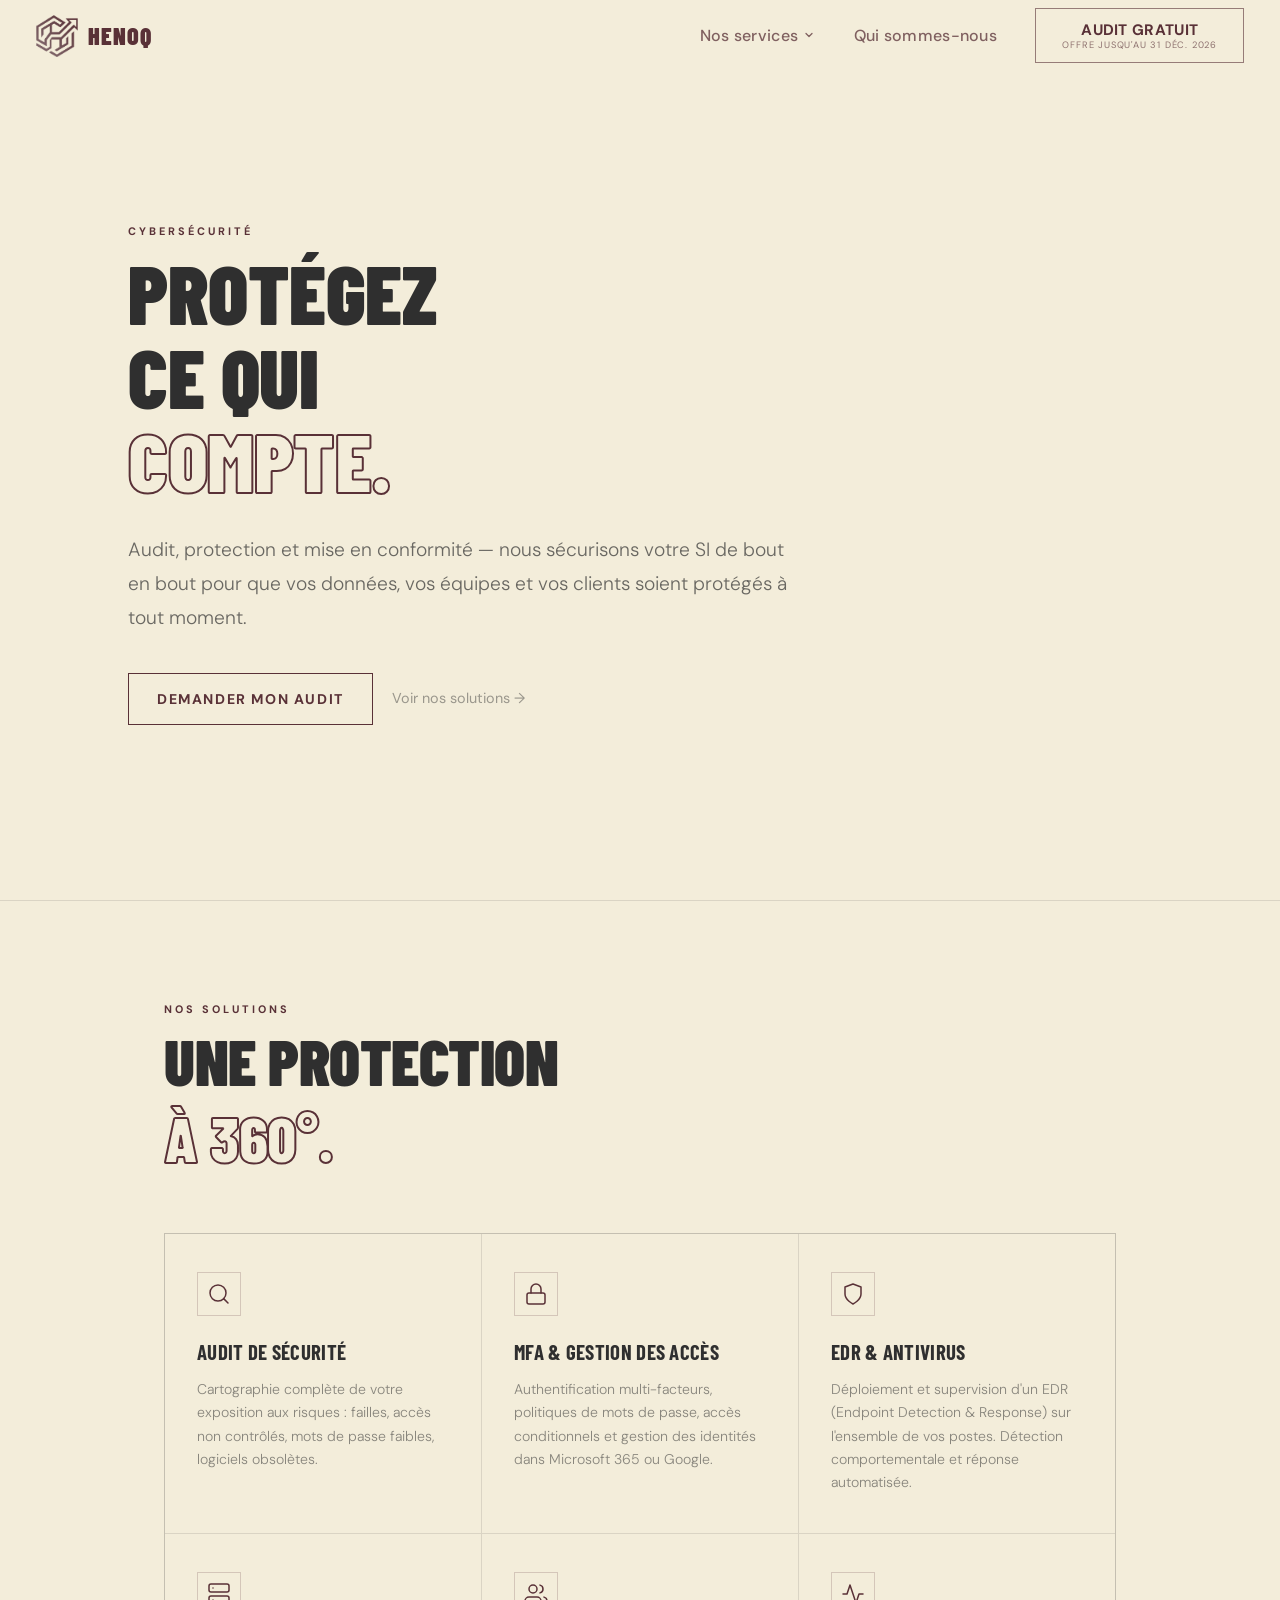
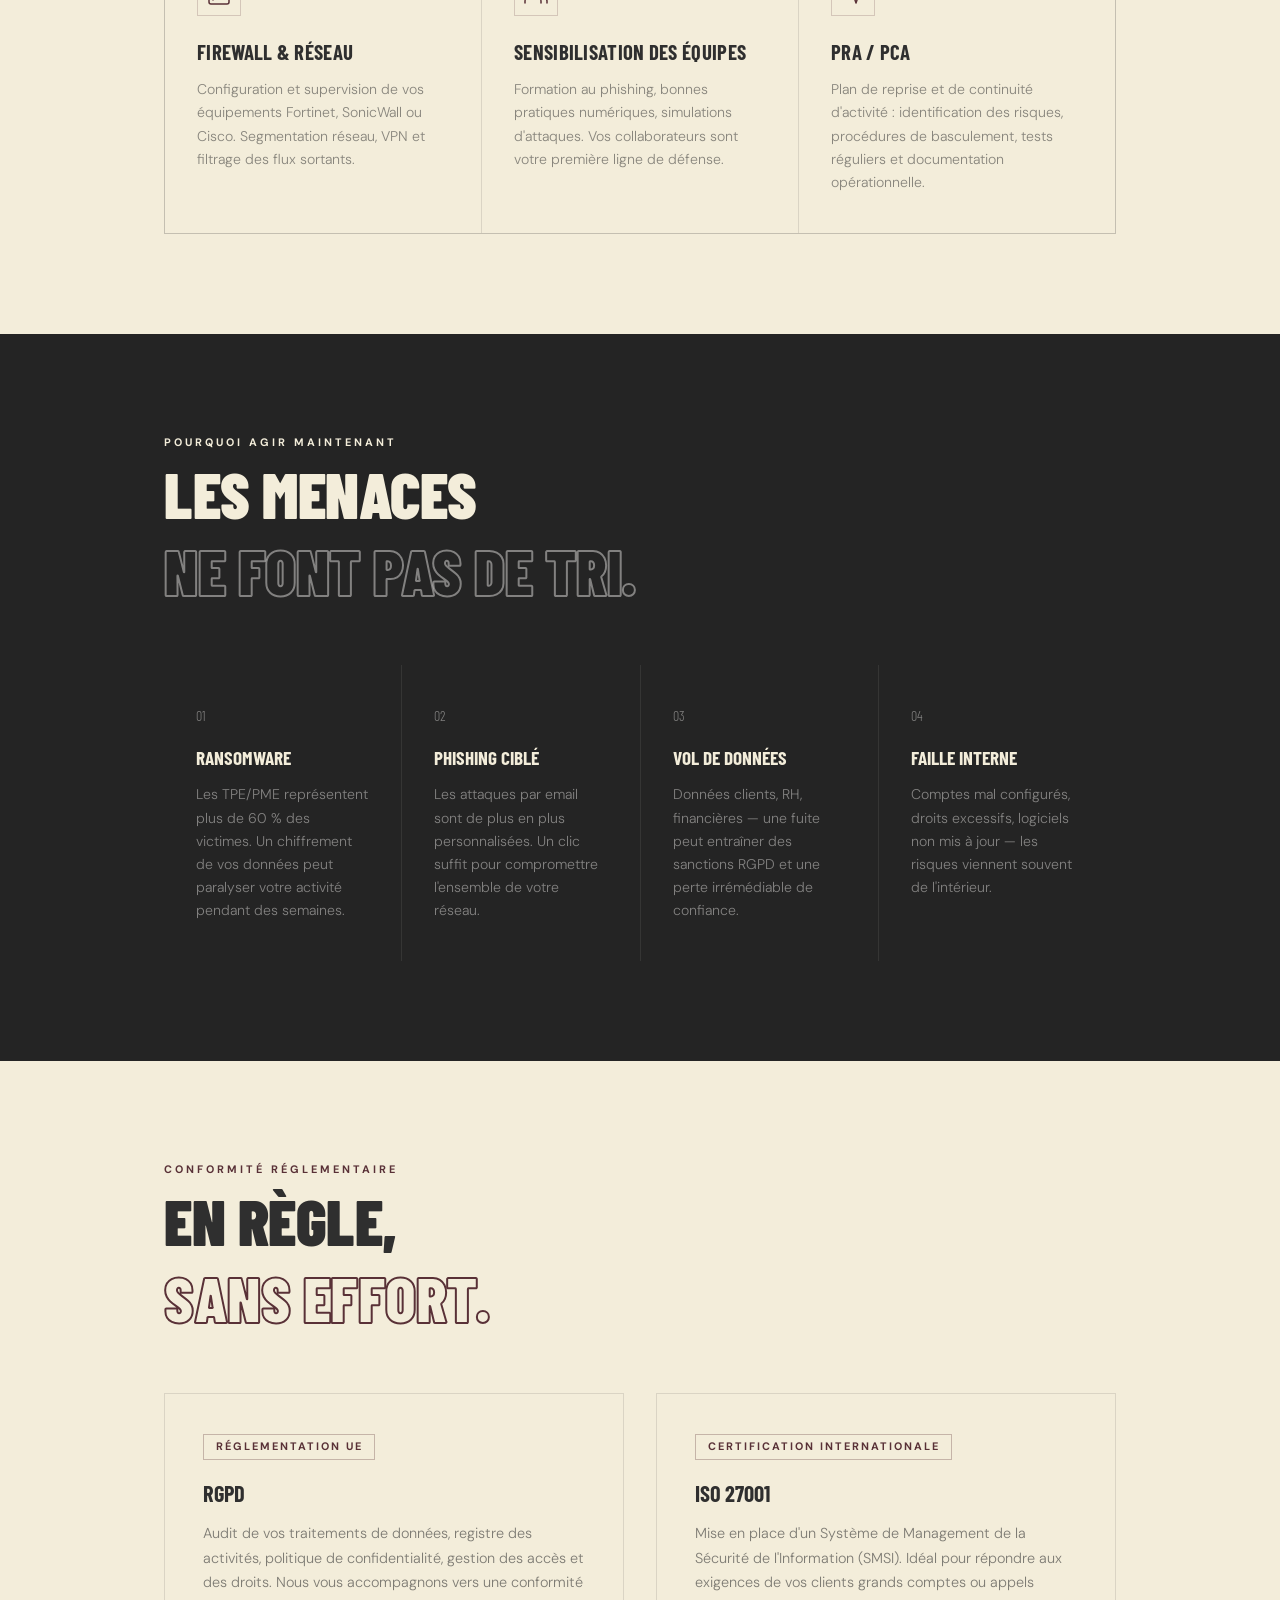
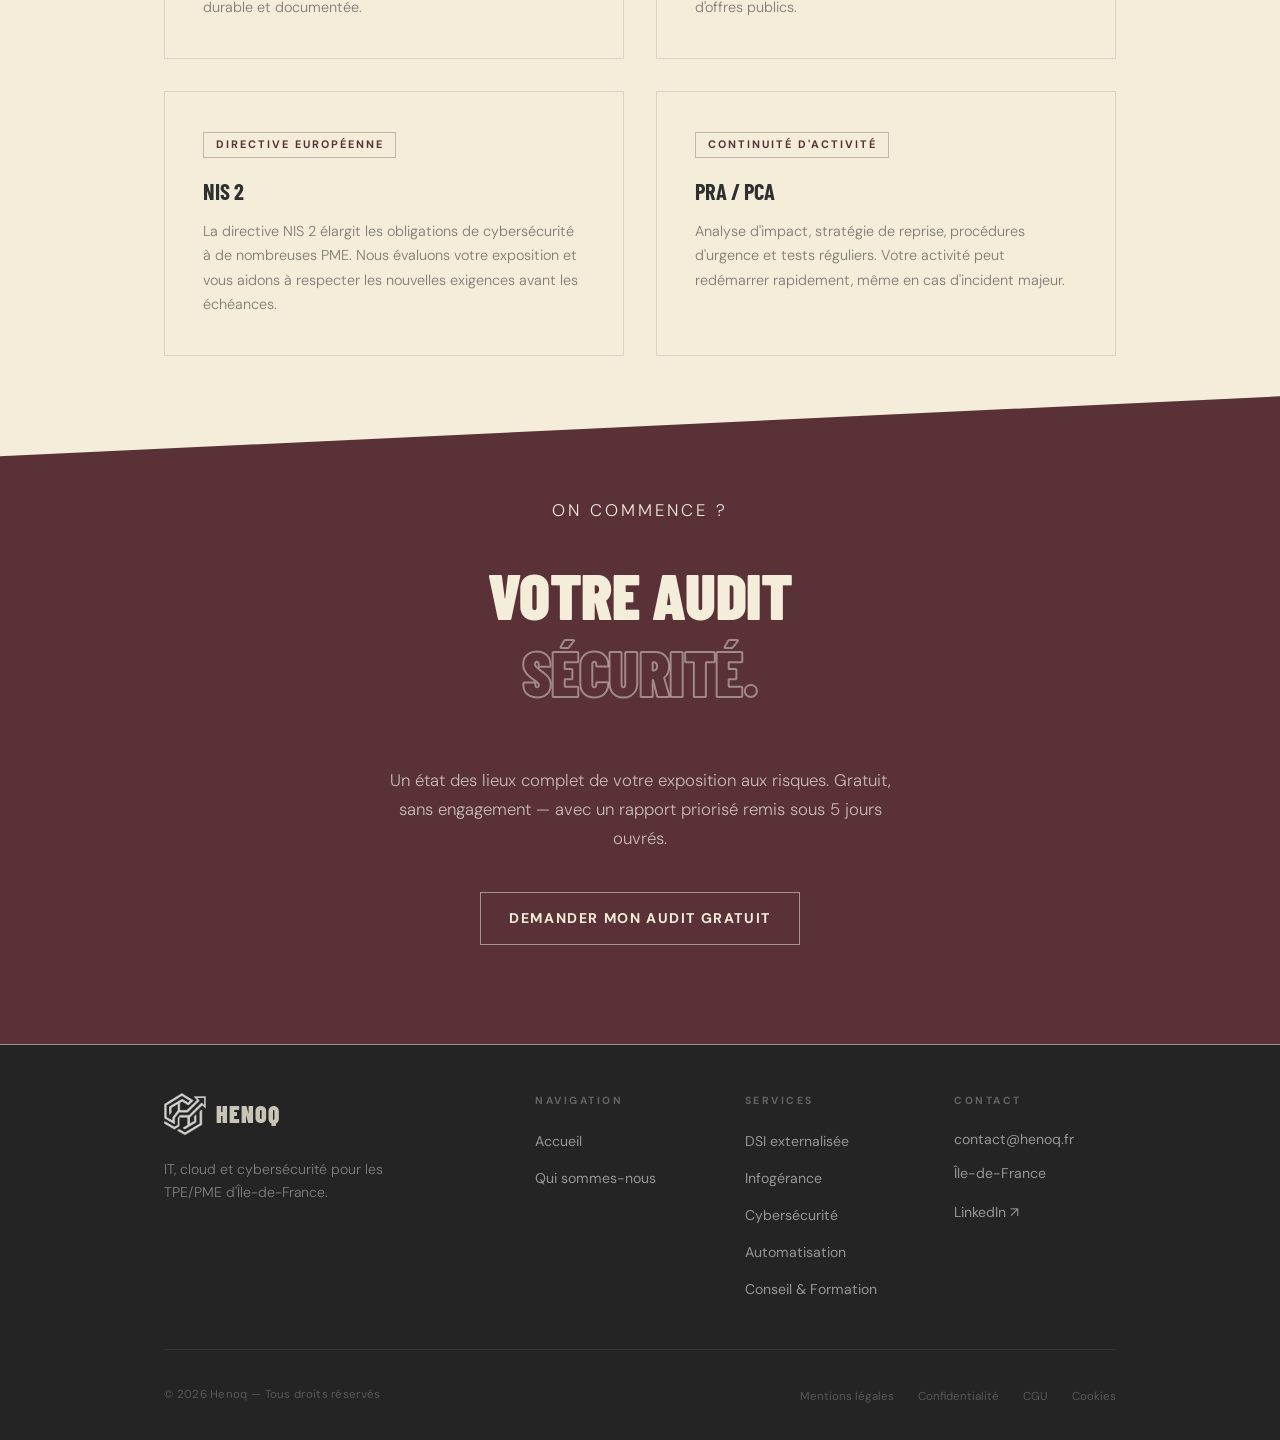
<file: cybersecurite.html>
<!DOCTYPE html>
<html lang="fr">
<head>
  <meta charset="UTF-8">
  <meta name="viewport" content="width=device-width, initial-scale=1.0">
  <title>Cybersécurité & Conformité — Henoq</title>
  <meta name="description" content="Henoq protège les TPE/PME d'Île-de-France contre les cybermenaces : audit sécurité, EDR, firewall, MFA, sensibilisation et conformité RGPD & ISO 27001.">
  <meta name="robots" content="index, follow">
  <link rel="canonical" href="https://henoq.fr/cybersecurite.html">
  <link rel="icon" type="image/png" href="assets/images/logo-white.png">
  <meta name="theme-color" content="#593137">
  <link rel="preconnect" href="https://fonts.googleapis.com">
  <link rel="preconnect" href="https://fonts.gstatic.com" crossorigin>
  <link href="https://fonts.googleapis.com/css2?family=Barlow+Condensed:wght@400;600;700;900&family=DM+Sans:ital,opsz,wght@0,9..40,300;0,9..40,400;0,9..40,500;1,9..40,300&display=swap" rel="stylesheet">
  <link rel="stylesheet" href="css/global.css">
  <link rel="stylesheet" href="css/nav.css">
  <link rel="stylesheet" href="css/service.css">
  <link rel="stylesheet" href="css/cybersecurite.css">
</head>
<body>

  <div id="nav-placeholder"></div>

  <main>

    <!-- ══ HERO ══ -->
    <section class="svc-page-hero">
      <div class="svc-page-hero-content">
        <p class="sec-eyebrow" style="--d:.3s;opacity:0;animation:fadeUp .6s ease both">Cybersécurité</p>
        <h1 class="svc-page-hero-title">
          <span class="lw"><em class="l" style="--d:.4s">PROTÉGEZ</em></span>
          <span class="lw"><em class="l" style="--d:.55s">CE QUI</em></span>
          <span class="lw"><em class="l outline" style="--d:.7s">COMPTE.</em></span>
        </h1>
        <p class="svc-page-hero-sub" style="--d:1s">
          Audit, protection et mise en conformité — nous sécurisons votre SI de bout en bout pour que vos données, vos équipes et vos clients soient protégés à tout moment.
        </p>
        <div class="svc-page-hero-btns" style="--d:1.1s">
          <a href="index.html#contact" class="btn-fill">DEMANDER MON AUDIT</a>
          <a href="#cyber-solutions" class="btn-text">Voir nos solutions →</a>
        </div>
      </div>
    </section>

    <!-- ══ NOS SOLUTIONS ══ -->
    <section id="cyber-solutions" style="padding:100px 0;background:var(--offwhite);border-top:1px solid var(--border);">
      <div class="wrap">
        <p class="sec-eyebrow reveal">Nos solutions</p>
        <h2 class="sec-title reveal reveal-d1">
          <span class="lw">UNE PROTECTION</span>
          <span class="lw outline">À 360°.</span>
        </h2>
        <div class="svc-page-grid">

          <div class="svc-page-item reveal">
            <div class="svc-page-icon">
              <svg width="24" height="24" viewBox="0 0 24 24" fill="none" stroke="currentColor" stroke-width="1.5" stroke-linecap="round" stroke-linejoin="round"><circle cx="11" cy="11" r="8"/><line x1="21" y1="21" x2="16.65" y2="16.65"/></svg>
            </div>
            <h3>Audit de sécurité</h3>
            <p>Cartographie complète de votre exposition aux risques : failles, accès non contrôlés, mots de passe faibles, logiciels obsolètes.</p>
          </div>

          <div class="svc-page-item reveal reveal-d1">
            <div class="svc-page-icon">
              <svg width="24" height="24" viewBox="0 0 24 24" fill="none" stroke="currentColor" stroke-width="1.5" stroke-linecap="round" stroke-linejoin="round"><rect x="3" y="11" width="18" height="11" rx="2"/><path d="M7 11V7a5 5 0 0 1 10 0v4"/></svg>
            </div>
            <h3>MFA & gestion des accès</h3>
            <p>Authentification multi-facteurs, politiques de mots de passe, accès conditionnels et gestion des identités dans Microsoft 365 ou Google.</p>
          </div>

          <div class="svc-page-item reveal reveal-d2">
            <div class="svc-page-icon">
              <svg width="24" height="24" viewBox="0 0 24 24" fill="none" stroke="currentColor" stroke-width="1.5" stroke-linecap="round" stroke-linejoin="round"><path d="M12 22s8-4 8-10V5l-8-3-8 3v7c0 6 8 10 8 10z"/></svg>
            </div>
            <h3>EDR & antivirus</h3>
            <p>Déploiement et supervision d'un EDR (Endpoint Detection & Response) sur l'ensemble de vos postes. Détection comportementale et réponse automatisée.</p>
          </div>

          <div class="svc-page-item reveal">
            <div class="svc-page-icon">
              <svg width="24" height="24" viewBox="0 0 24 24" fill="none" stroke="currentColor" stroke-width="1.5" stroke-linecap="round" stroke-linejoin="round"><rect x="2" y="2" width="20" height="8" rx="2"/><rect x="2" y="14" width="20" height="8" rx="2"/><line x1="6" y1="6" x2="6.01" y2="6"/><line x1="6" y1="18" x2="6.01" y2="18"/></svg>
            </div>
            <h3>Firewall & réseau</h3>
            <p>Configuration et supervision de vos équipements Fortinet, SonicWall ou Cisco. Segmentation réseau, VPN et filtrage des flux sortants.</p>
          </div>

          <div class="svc-page-item reveal reveal-d1">
            <div class="svc-page-icon">
              <svg width="24" height="24" viewBox="0 0 24 24" fill="none" stroke="currentColor" stroke-width="1.5" stroke-linecap="round" stroke-linejoin="round"><path d="M17 21v-2a4 4 0 0 0-4-4H5a4 4 0 0 0-4 4v2"/><circle cx="9" cy="7" r="4"/><path d="M23 21v-2a4 4 0 0 0-3-3.87"/><path d="M16 3.13a4 4 0 0 1 0 7.75"/></svg>
            </div>
            <h3>Sensibilisation des équipes</h3>
            <p>Formation au phishing, bonnes pratiques numériques, simulations d'attaques. Vos collaborateurs sont votre première ligne de défense.</p>
          </div>

          <div class="svc-page-item reveal reveal-d2">
            <div class="svc-page-icon">
              <svg width="24" height="24" viewBox="0 0 24 24" fill="none" stroke="currentColor" stroke-width="1.5" stroke-linecap="round" stroke-linejoin="round"><polyline points="22 12 18 12 15 21 9 3 6 12 2 12"/></svg>
            </div>
            <h3>PRA / PCA</h3>
            <p>Plan de reprise et de continuité d'activité : identification des risques, procédures de basculement, tests réguliers et documentation opérationnelle.</p>
          </div>

        </div>
      </div>
    </section>

    <!-- ══ LES MENACES ══ -->
    <section class="svc-page-dark">
      <div class="wrap">
        <p class="sec-eyebrow light reveal">Pourquoi agir maintenant</p>
        <h2 class="sec-title light reveal reveal-d1">
          <span class="lw">LES MENACES</span>
          <span class="lw outline light">NE FONT PAS DE TRI.</span>
        </h2>
        <div class="svc-page-dark-grid">
          <div class="svc-page-dark-item reveal">
            <p class="svc-page-dark-num">01</p>
            <h3>Ransomware</h3>
            <p>Les TPE/PME représentent plus de 60 % des victimes. Un chiffrement de vos données peut paralyser votre activité pendant des semaines.</p>
          </div>
          <div class="svc-page-dark-item reveal reveal-d1">
            <p class="svc-page-dark-num">02</p>
            <h3>Phishing ciblé</h3>
            <p>Les attaques par email sont de plus en plus personnalisées. Un clic suffit pour compromettre l'ensemble de votre réseau.</p>
          </div>
          <div class="svc-page-dark-item reveal reveal-d2">
            <p class="svc-page-dark-num">03</p>
            <h3>Vol de données</h3>
            <p>Données clients, RH, financières — une fuite peut entraîner des sanctions RGPD et une perte irrémédiable de confiance.</p>
          </div>
          <div class="svc-page-dark-item reveal reveal-d3">
            <p class="svc-page-dark-num">04</p>
            <h3>Faille interne</h3>
            <p>Comptes mal configurés, droits excessifs, logiciels non mis à jour — les risques viennent souvent de l'intérieur.</p>
          </div>
        </div>
      </div>
    </section>

    <!-- ══ CONFORMITÉ ══ -->
    <section id="cyber-conformite">
      <div class="wrap">
        <p class="sec-eyebrow reveal">Conformité réglementaire</p>
        <h2 class="sec-title reveal reveal-d1">
          <span class="lw">EN RÈGLE,</span>
          <span class="lw outline">SANS EFFORT.</span>
        </h2>
        <div class="cyber-conformite-grid">
          <div class="cyber-conformite-item reveal">
            <span class="cyber-conformite-badge">Réglementation UE</span>
            <h3>RGPD</h3>
            <p>Audit de vos traitements de données, registre des activités, politique de confidentialité, gestion des accès et des droits. Nous vous accompagnons vers une conformité durable et documentée.</p>
          </div>
          <div class="cyber-conformite-item reveal reveal-d1">
            <span class="cyber-conformite-badge">Certification internationale</span>
            <h3>ISO 27001</h3>
            <p>Mise en place d'un Système de Management de la Sécurité de l'Information (SMSI). Idéal pour répondre aux exigences de vos clients grands comptes ou appels d'offres publics.</p>
          </div>
          <div class="cyber-conformite-item reveal reveal-d2">
            <span class="cyber-conformite-badge">Directive européenne</span>
            <h3>NIS 2</h3>
            <p>La directive NIS 2 élargit les obligations de cybersécurité à de nombreuses PME. Nous évaluons votre exposition et vous aidons à respecter les nouvelles exigences avant les échéances.</p>
          </div>
          <div class="cyber-conformite-item reveal reveal-d3">
            <span class="cyber-conformite-badge">Continuité d'activité</span>
            <h3>PRA / PCA</h3>
            <p>Analyse d'impact, stratégie de reprise, procédures d'urgence et tests réguliers. Votre activité peut redémarrer rapidement, même en cas d'incident majeur.</p>
          </div>
        </div>
      </div>
    </section>

    <!-- ══ CTA ══ -->
    <section class="svc-page-cta">
      <div class="wrap">
        <p class="sec-eyebrow light reveal">On commence ?</p>
        <h2 class="sec-title light reveal reveal-d1">
          <span class="lw">VOTRE AUDIT</span>
          <span class="lw outline light">SÉCURITÉ.</span>
        </h2>
        <p class="reveal reveal-d2">Un état des lieux complet de votre exposition aux risques. Gratuit, sans engagement — avec un rapport priorisé remis sous 5 jours ouvrés.</p>
        <div class="cta-btns reveal reveal-d3">
          <a href="index.html#contact" class="btn-fill light">DEMANDER MON AUDIT GRATUIT</a>
        </div>
      </div>
    </section>

  </main>

  <div id="footer-placeholder"></div>

  <script src="js/nav.js"></script>
  <script src="js/dsi.js"></script>

</body>
</html>
</file>
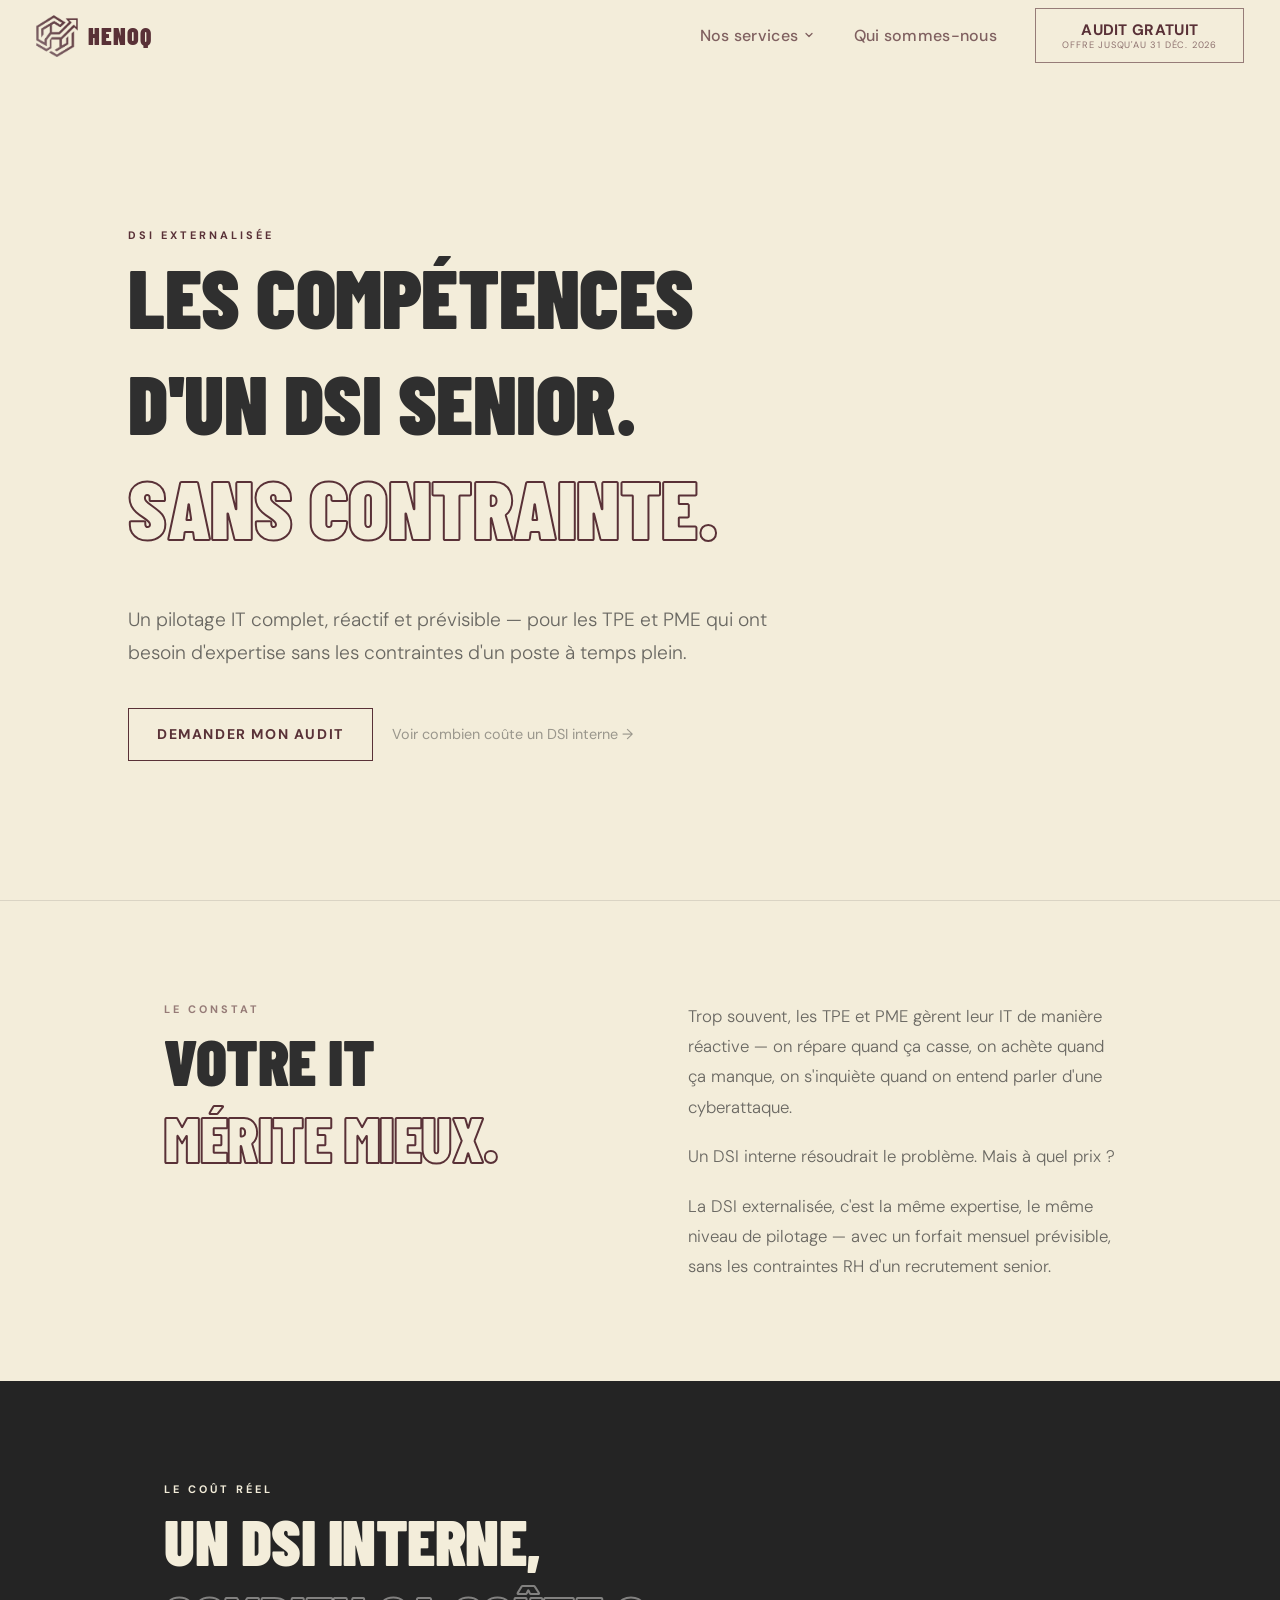
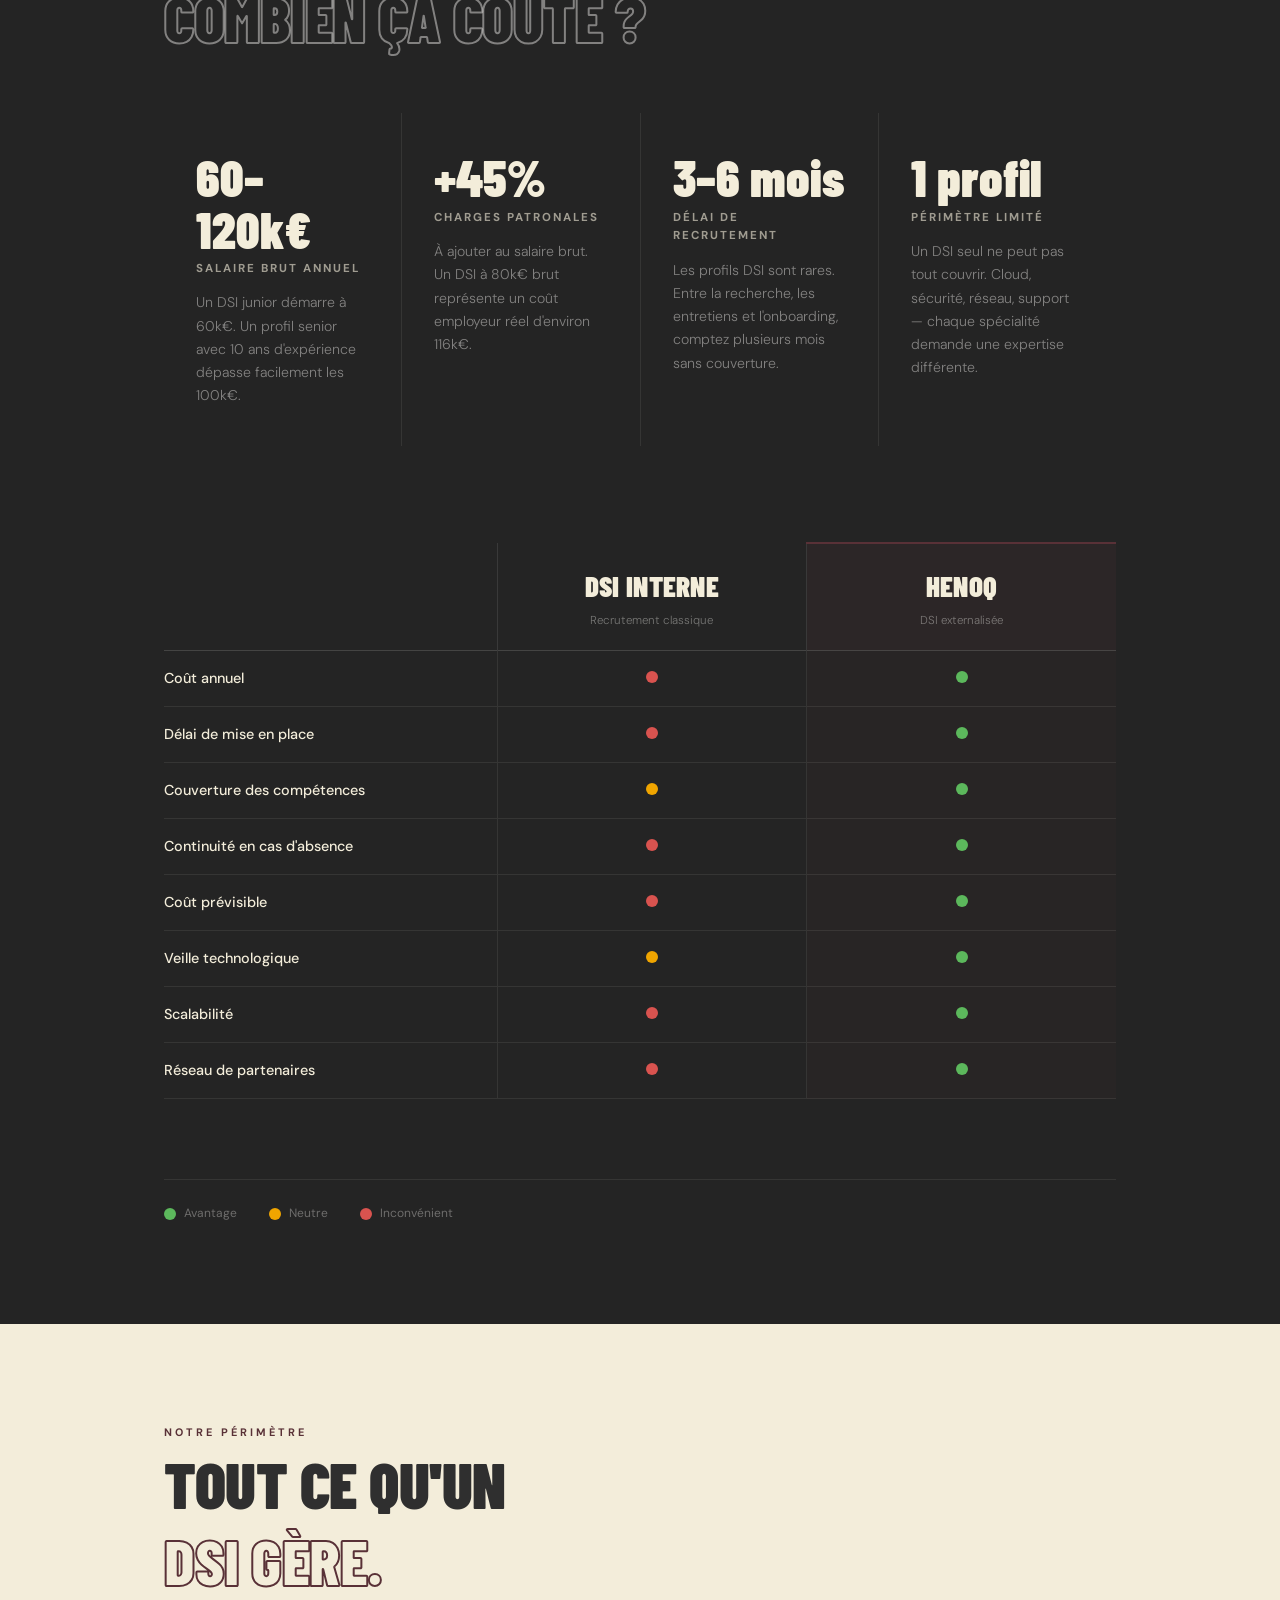
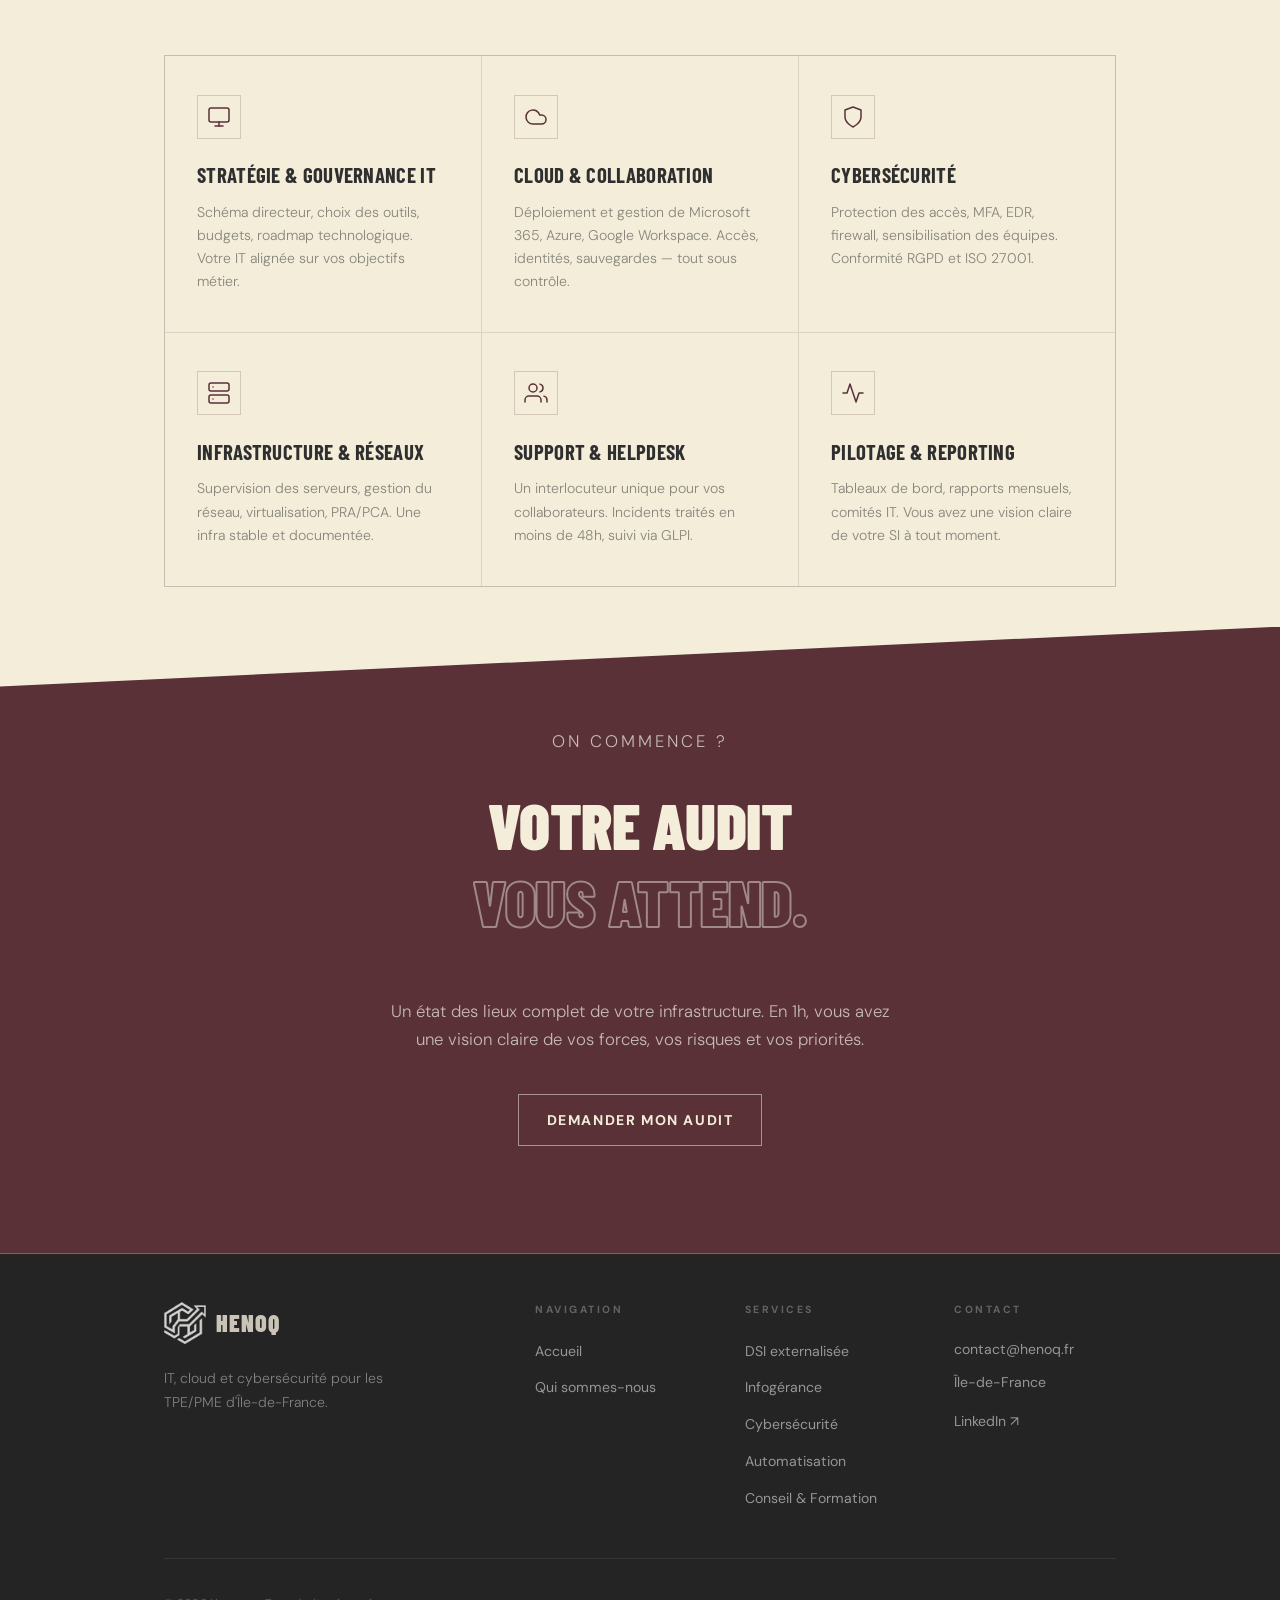
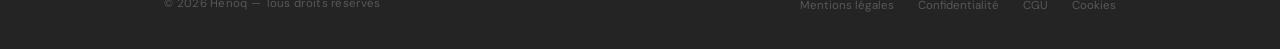
<file: dsi.html>
<!DOCTYPE html>
<html lang="fr">
<head>
  <meta charset="UTF-8">
  <meta name="viewport" content="width=device-width, initial-scale=1.0">

  <title>DSI Externalisée — Henoq</title>
  <meta name="description" content="Henoq assure votre DSI externalisée en Île-de-France : pilotage IT, cloud, sécurité, support et conformité. Les compétences d'un DSI senior, sans le coût d'un recrutement.">
  <meta name="robots" content="index, follow">
  <link rel="canonical" href="https://henoq.fr/dsi.html">
  <link rel="icon" type="image/png" href="assets/images/logo-white.png">
  <meta name="theme-color" content="#593137">

  <!-- Polices -->
  <link rel="preconnect" href="https://fonts.googleapis.com">
  <link rel="preconnect" href="https://fonts.gstatic.com" crossorigin>
  <link href="https://fonts.googleapis.com/css2?family=Barlow+Condensed:wght@400;600;700;900&family=DM+Sans:ital,opsz,wght@0,9..40,300;0,9..40,400;0,9..40,500;1,9..40,300&display=swap" rel="stylesheet">

  <!-- CSS -->
  <link rel="stylesheet" href="css/global.css">
  <link rel="stylesheet" href="css/nav.css">
  <link rel="stylesheet" href="css/dsi.css">
</head>
<body>

  <!-- NAV -->
  <div id="nav-placeholder"></div>

  <main>

    <!-- ══ HERO ══ -->
    <section id="dsi-hero">
      <div class="dsi-hero-content">
        <p class="sec-eyebrow" style="--d:.3s;opacity:0;animation:fadeUp .6s ease both">DSI externalisée</p>
        <h1 class="dsi-hero-title">
          <span class="lw"><em class="l" style="--d:.4s">LES COMPÉTENCES</em></span>
          <span class="lw"><em class="l" style="--d:.55s">D'UN DSI SENIOR.</em></span>
          <span class="lw"><em class="l outline" style="--d:.7s">SANS CONTRAINTE.</em></span>
        </h1>
        <p class="dsi-hero-sub" style="--d:1s">
          Un pilotage IT complet, réactif et prévisible — pour les TPE et PME qui ont besoin d'expertise sans les contraintes d'un poste à temps plein.
        </p>
        <div class="dsi-hero-btns" style="--d:1.1s">
          <a href="index.html#contact" class="btn-fill">DEMANDER MON AUDIT</a>
          <a href="#dsi-cout" class="btn-text">Voir combien coûte un DSI interne →</a>
        </div>
      </div>
    </section>

    <!-- ══ LE PROBLÈME ══ -->
    <section id="dsi-problem">
      <div class="wrap">
        <div class="dsi-problem-grid">
          <div class="dsi-problem-left reveal">
            <p class="sec-eyebrow">Le constat</p>
            <h2 class="sec-title">
              <span class="lw">VOTRE IT</span>
              <span class="lw outline">MÉRITE MIEUX.</span>
            </h2>
          </div>
          <div class="dsi-problem-right reveal reveal-d1">
            <p>Trop souvent, les TPE et PME gèrent leur IT de manière réactive — on répare quand ça casse, on achète quand ça manque, on s'inquiète quand on entend parler d'une cyberattaque.</p>
            <p>Un DSI interne résoudrait le problème. Mais à quel prix ?</p>
            <p>La DSI externalisée, c'est la même expertise, le même niveau de pilotage — avec un forfait mensuel prévisible, sans les contraintes RH d'un recrutement senior.</p>
          </div>
        </div>
      </div>
    </section>

    <!-- ══ COÛT DSI INTERNE ══ -->
    <section id="dsi-cout">
      <div class="wrap">
        <p class="sec-eyebrow light reveal">Le coût réel</p>
        <h2 class="sec-title light reveal reveal-d1">
          <span class="lw">UN DSI INTERNE,</span>
          <span class="lw outline light">COMBIEN ÇA COÛTE ?</span>
        </h2>
        <div class="dsi-cout-grid">
          <div class="dsi-cout-item reveal">
            <p class="dsi-cout-num">60–120k€</p>
            <p class="dsi-cout-label">Salaire brut annuel</p>
            <p class="dsi-cout-desc">Un DSI junior démarre à 60k€. Un profil senior avec 10 ans d'expérience dépasse facilement les 100k€.</p>
          </div>
          <div class="dsi-cout-item reveal reveal-d1">
            <p class="dsi-cout-num">+45%</p>
            <p class="dsi-cout-label">Charges patronales</p>
            <p class="dsi-cout-desc">À ajouter au salaire brut. Un DSI à 80k€ brut représente un coût employeur réel d'environ 116k€.</p>
          </div>
          <div class="dsi-cout-item reveal reveal-d2">
            <p class="dsi-cout-num">3–6 mois</p>
            <p class="dsi-cout-label">Délai de recrutement</p>
            <p class="dsi-cout-desc">Les profils DSI sont rares. Entre la recherche, les entretiens et l'onboarding, comptez plusieurs mois sans couverture.</p>
          </div>
          <div class="dsi-cout-item reveal reveal-d3">
            <p class="dsi-cout-num">1 profil</p>
            <p class="dsi-cout-label">Périmètre limité</p>
            <p class="dsi-cout-desc">Un DSI seul ne peut pas tout couvrir. Cloud, sécurité, réseau, support — chaque spécialité demande une expertise différente.</p>
          </div>
        </div>

        <div class="dsi-table-wrap reveal">
          <table class="dsi-table">
            <thead>
              <tr>
                <th></th>
                <th class="dsi-th">DSI interne<span>Recrutement classique</span></th>
                <th class="dsi-th dsi-th--henoq">Henoq<span>DSI externalisée</span></th>
              </tr>
            </thead>
            <tbody>
              <tr>
                <td>Coût annuel</td>
                <td><span class="dot dot--red"></span></td>
                <td><span class="dot dot--green"></span></td>
              </tr>
              <tr>
                <td>Délai de mise en place</td>
                <td><span class="dot dot--red"></span></td>
                <td><span class="dot dot--green"></span></td>
              </tr>
              <tr>
                <td>Couverture des compétences</td>
                <td><span class="dot dot--orange"></span></td>
                <td><span class="dot dot--green"></span></td>
              </tr>
              <tr>
                <td>Continuité en cas d'absence</td>
                <td><span class="dot dot--red"></span></td>
                <td><span class="dot dot--green"></span></td>
              </tr>
              <tr>
                <td>Coût prévisible</td>
                <td><span class="dot dot--red"></span></td>
                <td><span class="dot dot--green"></span></td>
              </tr>
              <tr>
                <td>Veille technologique</td>
                <td><span class="dot dot--orange"></span></td>
                <td><span class="dot dot--green"></span></td>
              </tr>
              <tr>
                <td>Scalabilité</td>
                <td><span class="dot dot--red"></span></td>
                <td><span class="dot dot--green"></span></td>
              </tr>
              <tr>
                <td>Réseau de partenaires</td>
                <td><span class="dot dot--red"></span></td>
                <td><span class="dot dot--green"></span></td>
              </tr>
            </tbody>
          </table>
          <p class="dsi-table-legend">
            <span><span class="dot dot--green"></span> Avantage</span>
            <span><span class="dot dot--orange"></span> Neutre</span>
            <span><span class="dot dot--red"></span> Inconvénient</span>
          </p>
        </div>
      </div>
    </section>

    <!-- ══ CE QU'ON COUVRE ══ -->
    <section id="dsi-scope">
      <div class="wrap">
        <p class="sec-eyebrow reveal">Notre périmètre</p>
        <h2 class="sec-title reveal reveal-d1">
          <span class="lw">TOUT CE QU'UN</span>
          <span class="lw outline">DSI GÈRE.</span>
        </h2>
        <div class="dsi-scope-grid">

          <div class="dsi-scope-item reveal">
            <div class="dsi-scope-icon">
              <svg width="24" height="24" viewBox="0 0 24 24" fill="none" stroke="currentColor" stroke-width="1.5" stroke-linecap="round" stroke-linejoin="round"><rect x="2" y="3" width="20" height="14" rx="2"/><line x1="8" y1="21" x2="16" y2="21"/><line x1="12" y1="17" x2="12" y2="21"/></svg>
            </div>
            <h3>Stratégie & gouvernance IT</h3>
            <p>Schéma directeur, choix des outils, budgets, roadmap technologique. Votre IT alignée sur vos objectifs métier.</p>
          </div>

          <div class="dsi-scope-item reveal reveal-d1">
            <div class="dsi-scope-icon">
              <svg width="24" height="24" viewBox="0 0 24 24" fill="none" stroke="currentColor" stroke-width="1.5" stroke-linecap="round" stroke-linejoin="round"><path d="M17.5 19H9a7 7 0 1 1 6.71-9h1.79a4.5 4.5 0 1 1 0 9z"/></svg>
            </div>
            <h3>Cloud & collaboration</h3>
            <p>Déploiement et gestion de Microsoft 365, Azure, Google Workspace. Accès, identités, sauvegardes — tout sous contrôle.</p>
          </div>

          <div class="dsi-scope-item reveal reveal-d2">
            <div class="dsi-scope-icon">
              <svg width="24" height="24" viewBox="0 0 24 24" fill="none" stroke="currentColor" stroke-width="1.5" stroke-linecap="round" stroke-linejoin="round"><path d="M12 22s8-4 8-10V5l-8-3-8 3v7c0 6 8 10 8 10z"/></svg>
            </div>
            <h3>Cybersécurité</h3>
            <p>Protection des accès, MFA, EDR, firewall, sensibilisation des équipes. Conformité RGPD et ISO 27001.</p>
          </div>

          <div class="dsi-scope-item reveal reveal-d1">
            <div class="dsi-scope-icon">
              <svg width="24" height="24" viewBox="0 0 24 24" fill="none" stroke="currentColor" stroke-width="1.5" stroke-linecap="round" stroke-linejoin="round"><rect x="2" y="2" width="20" height="8" rx="2"/><rect x="2" y="14" width="20" height="8" rx="2"/><line x1="6" y1="6" x2="6.01" y2="6"/><line x1="6" y1="18" x2="6.01" y2="18"/></svg>
            </div>
            <h3>Infrastructure & réseaux</h3>
            <p>Supervision des serveurs, gestion du réseau, virtualisation, PRA/PCA. Une infra stable et documentée.</p>
          </div>

          <div class="dsi-scope-item reveal reveal-d2">
            <div class="dsi-scope-icon">
              <svg width="24" height="24" viewBox="0 0 24 24" fill="none" stroke="currentColor" stroke-width="1.5" stroke-linecap="round" stroke-linejoin="round"><path d="M17 21v-2a4 4 0 0 0-4-4H5a4 4 0 0 0-4 4v2"/><circle cx="9" cy="7" r="4"/><path d="M23 21v-2a4 4 0 0 0-3-3.87"/><path d="M16 3.13a4 4 0 0 1 0 7.75"/></svg>
            </div>
            <h3>Support & helpdesk</h3>
            <p>Un interlocuteur unique pour vos collaborateurs. Incidents traités en moins de 48h, suivi via GLPI.</p>
          </div>

          <div class="dsi-scope-item reveal reveal-d3">
            <div class="dsi-scope-icon">
              <svg width="24" height="24" viewBox="0 0 24 24" fill="none" stroke="currentColor" stroke-width="1.5" stroke-linecap="round" stroke-linejoin="round"><polyline points="22 12 18 12 15 21 9 3 6 12 2 12"/></svg>
            </div>
            <h3>Pilotage & reporting</h3>
            <p>Tableaux de bord, rapports mensuels, comités IT. Vous avez une vision claire de votre SI à tout moment.</p>
          </div>

        </div>
      </div>
    </section>

    <!-- ══ CTA ══ -->
    <section id="dsi-cta">
      <div class="wrap">
        <p class="sec-eyebrow light reveal">On commence ?</p>
        <h2 class="sec-title light reveal reveal-d1">
          <span class="lw">VOTRE AUDIT</span>
          <span class="lw outline light">VOUS ATTEND.</span>
        </h2>
        <p class="reveal reveal-d2">Un état des lieux complet de votre infrastructure. En 1h, vous avez une vision claire de vos forces, vos risques et vos priorités.</p>
        <div class="cta-btns reveal reveal-d3">
          <a href="contact.html" class="btn-fill light">DEMANDER MON AUDIT</a>
        </div>
      </div>
    </section>

  </main>

  <div id="footer-placeholder"></div>

  <script src="js/nav.js"></script>
  <script src="js/dsi.js"></script>

</body>
</html>
</file>
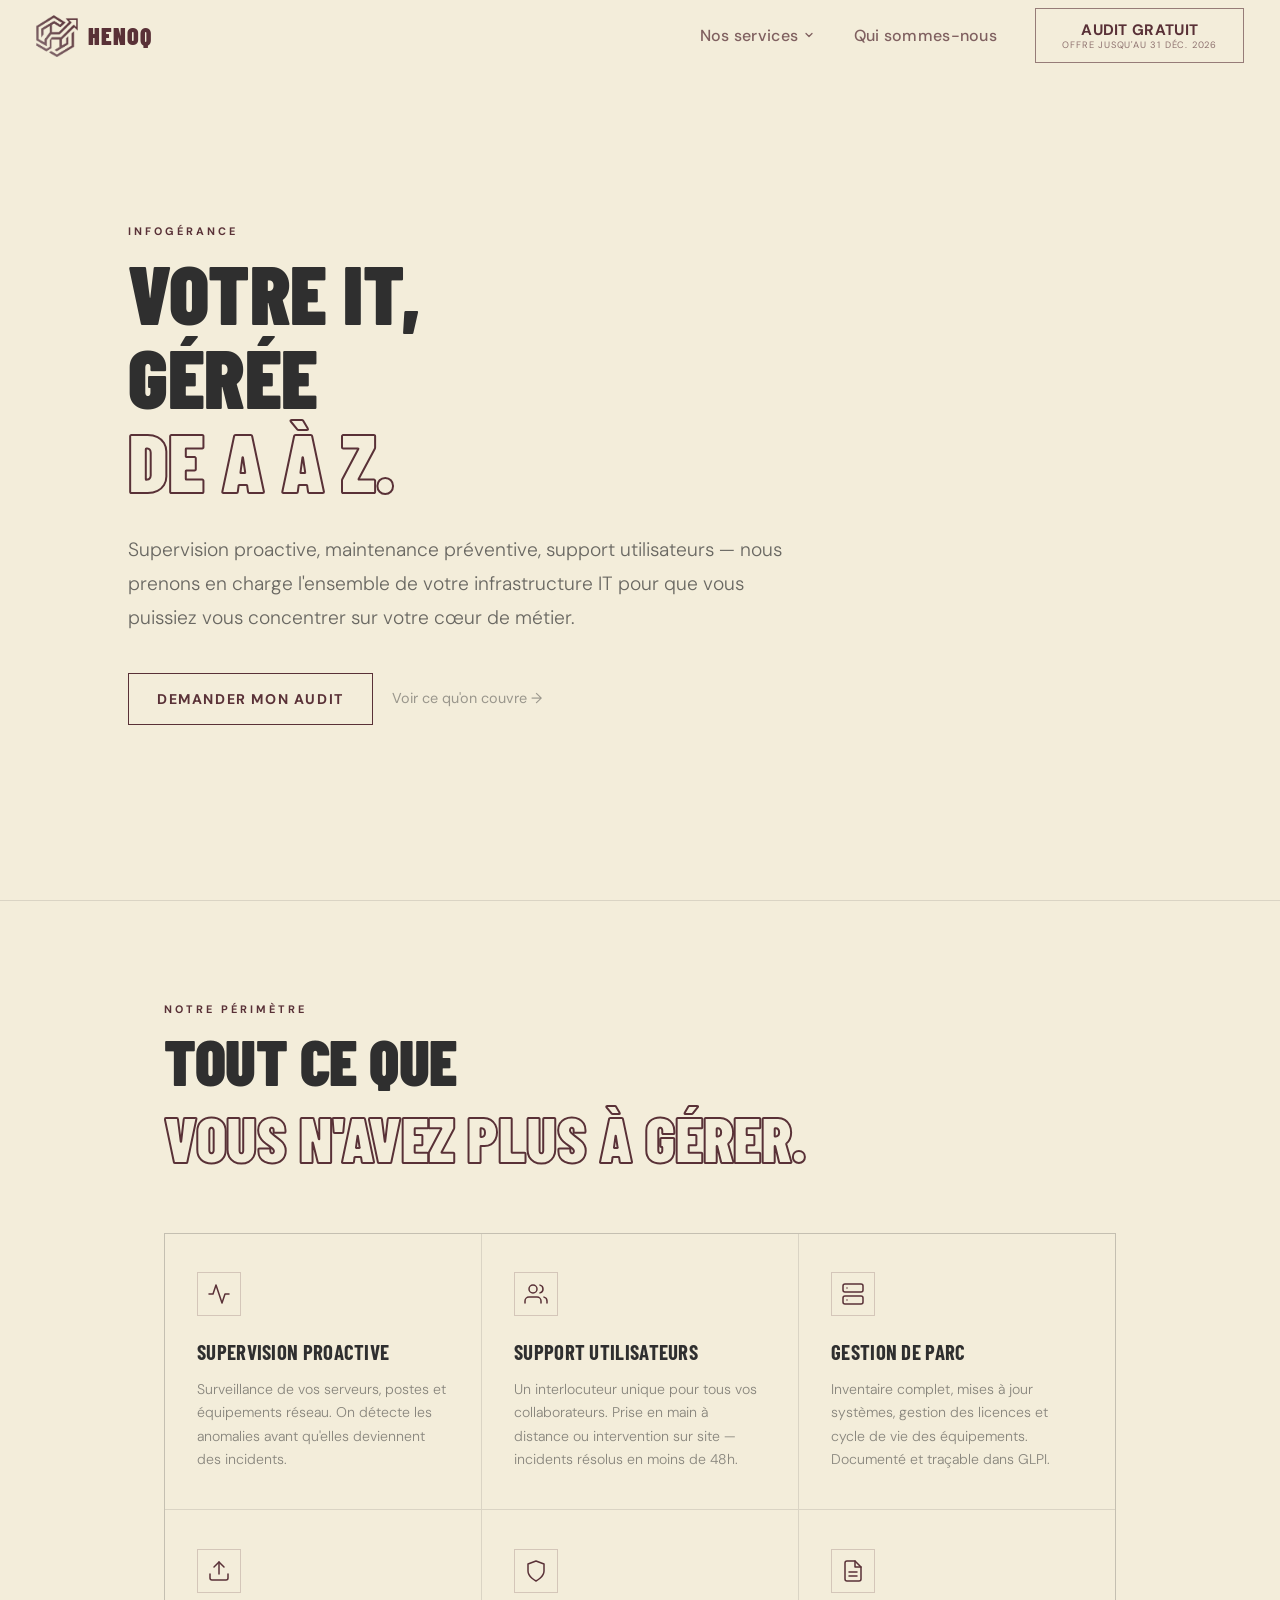
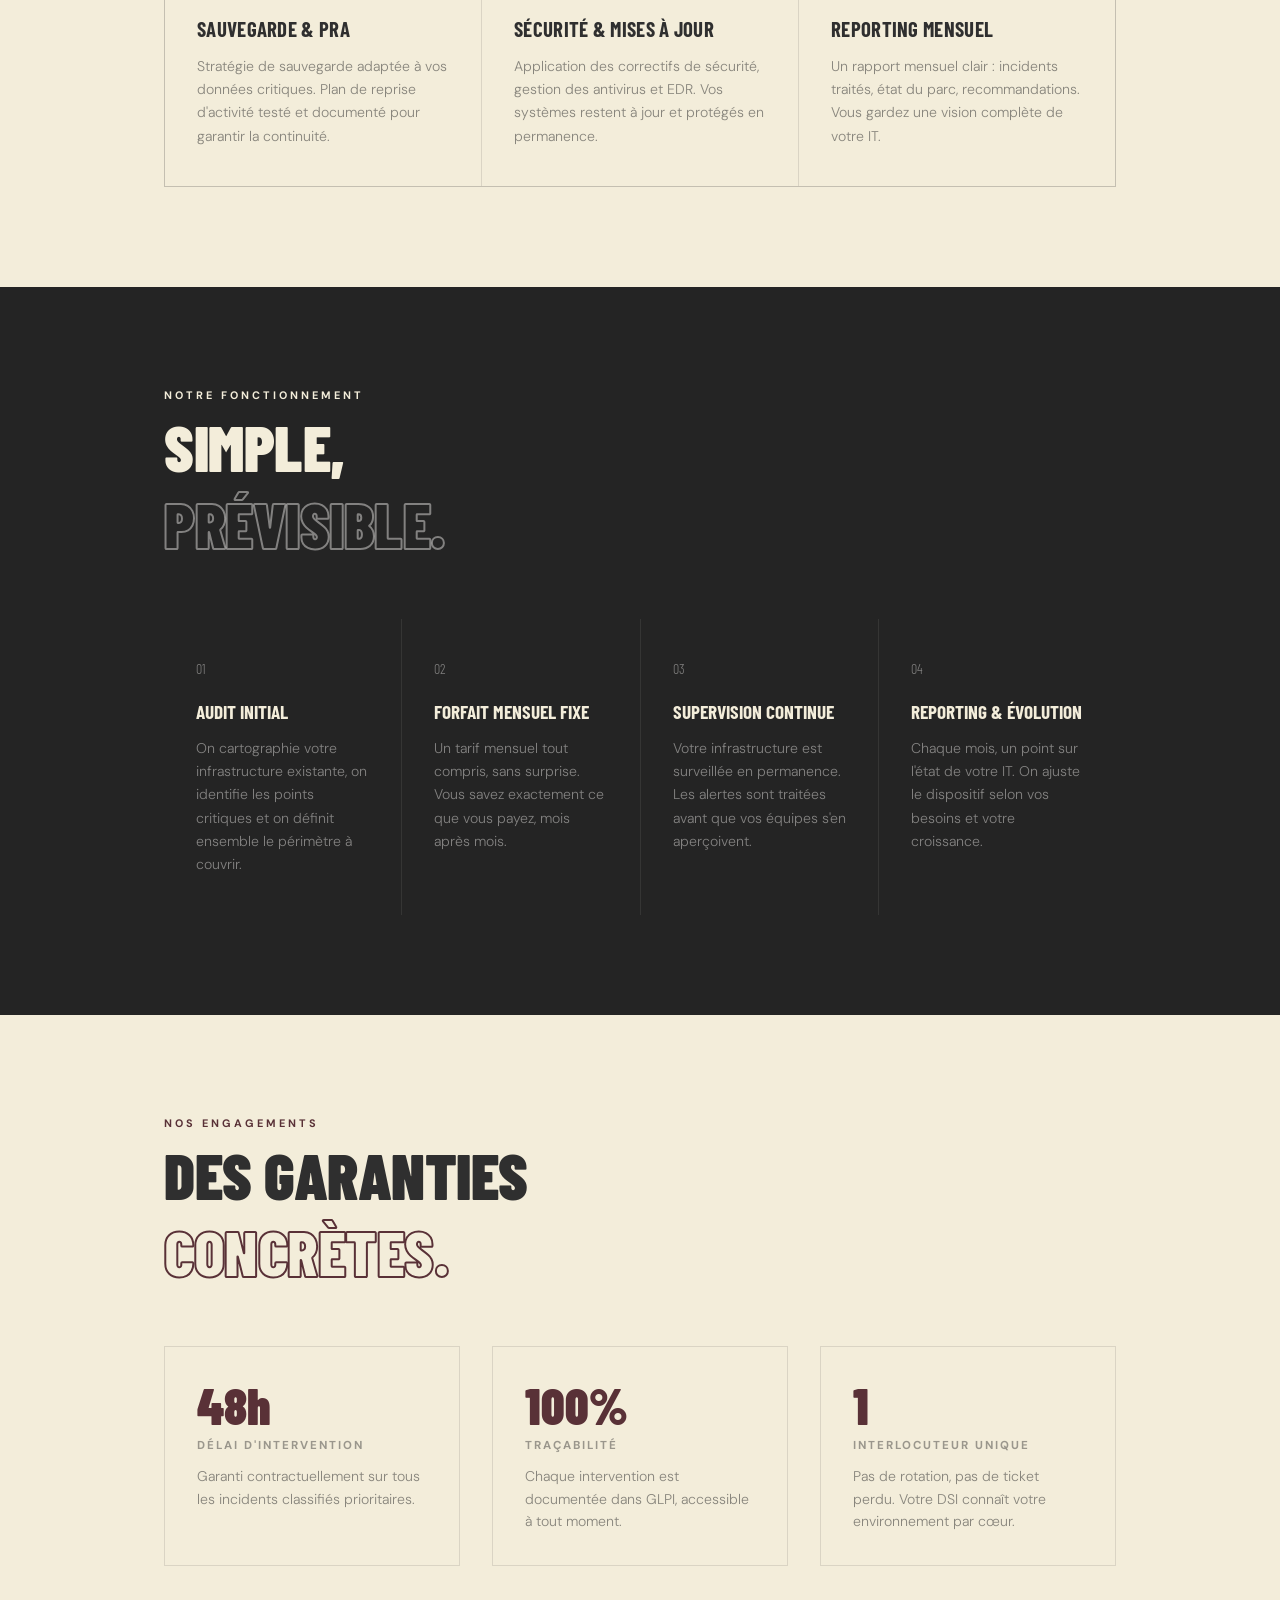
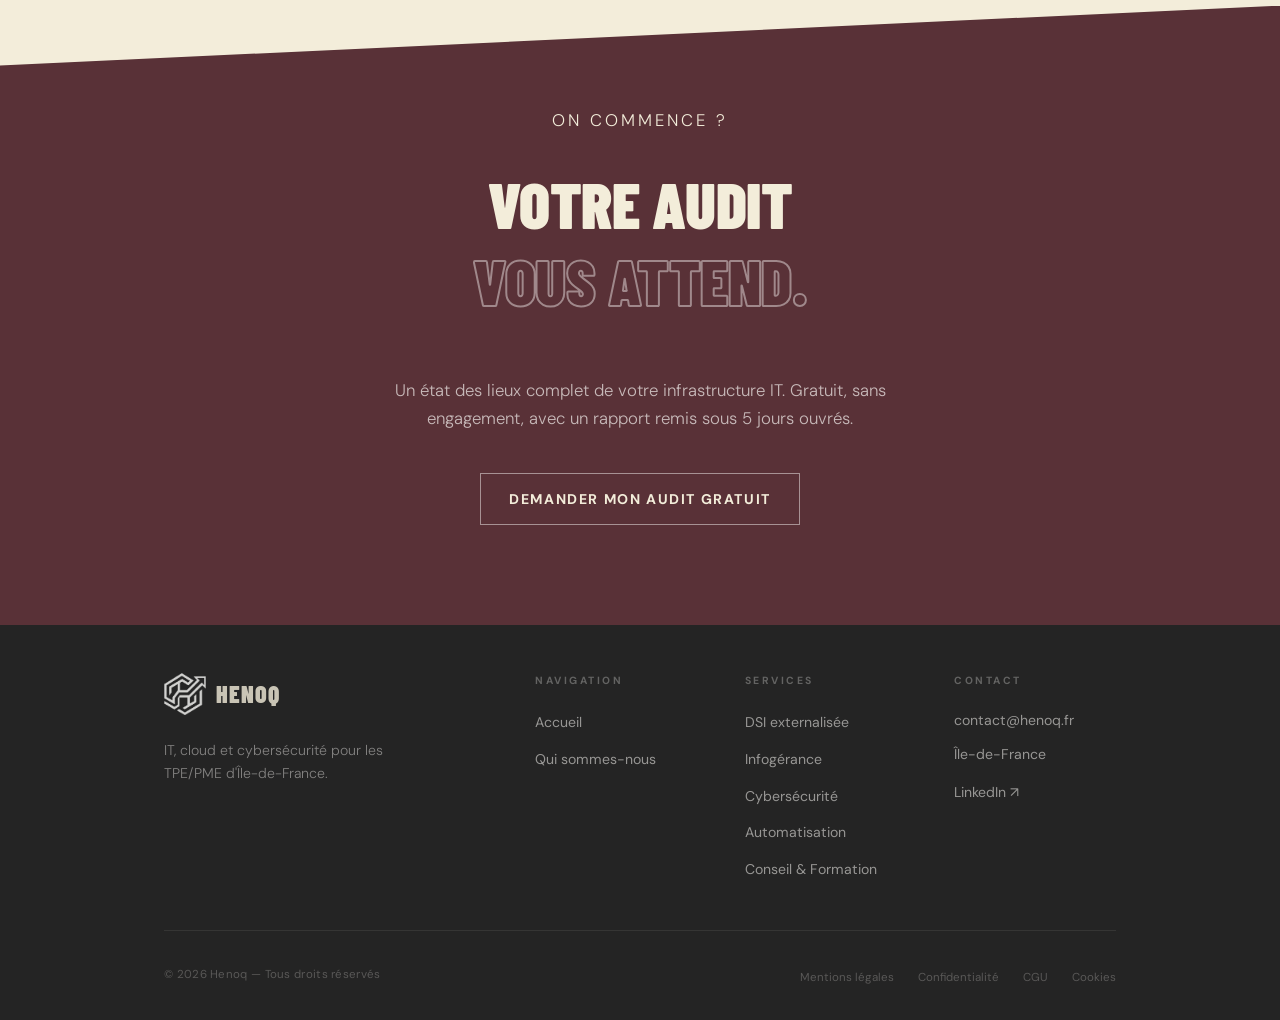
<file: infogerance.html>
<!DOCTYPE html>
<html lang="fr">
<head>
  <meta charset="UTF-8">
  <meta name="viewport" content="width=device-width, initial-scale=1.0">
  <title>Infogérance IT — Henoq</title>
  <meta name="description" content="Henoq prend en charge la gestion complète de votre infrastructure IT : supervision proactive, support utilisateurs, maintenance et gestion de parc pour les TPE/PME en Île-de-France.">
  <meta name="robots" content="index, follow">
  <link rel="canonical" href="https://henoq.fr/infogerance.html">
  <link rel="icon" type="image/png" href="assets/images/logo-white.png">
  <meta name="theme-color" content="#593137">
  <link rel="preconnect" href="https://fonts.googleapis.com">
  <link rel="preconnect" href="https://fonts.gstatic.com" crossorigin>
  <link href="https://fonts.googleapis.com/css2?family=Barlow+Condensed:wght@400;600;700;900&family=DM+Sans:ital,opsz,wght@0,9..40,300;0,9..40,400;0,9..40,500;1,9..40,300&display=swap" rel="stylesheet">
  <link rel="stylesheet" href="css/global.css">
  <link rel="stylesheet" href="css/nav.css">
  <link rel="stylesheet" href="css/service.css">
</head>
<body>

  <div id="nav-placeholder"></div>

  <main>

    <!-- ══ HERO ══ -->
    <section class="svc-page-hero">
      <div class="svc-page-hero-content">
        <p class="sec-eyebrow" style="--d:.3s;opacity:0;animation:fadeUp .6s ease both">Infogérance</p>
        <h1 class="svc-page-hero-title">
          <span class="lw"><em class="l" style="--d:.4s">VOTRE IT,</em></span>
          <span class="lw"><em class="l" style="--d:.55s">GÉRÉE</em></span>
          <span class="lw"><em class="l outline" style="--d:.7s">DE A À Z.</em></span>
        </h1>
        <p class="svc-page-hero-sub" style="--d:1s">
          Supervision proactive, maintenance préventive, support utilisateurs — nous prenons en charge l'ensemble de votre infrastructure IT pour que vous puissiez vous concentrer sur votre cœur de métier.
        </p>
        <div class="svc-page-hero-btns" style="--d:1.1s">
          <a href="index.html#contact" class="btn-fill">DEMANDER MON AUDIT</a>
          <a href="#ing-scope" class="btn-text">Voir ce qu'on couvre →</a>
        </div>
      </div>
    </section>

    <!-- ══ CE QU'ON COUVRE ══ -->
    <section id="ing-scope" style="padding:100px 0;background:var(--offwhite);border-top:1px solid var(--border);">
      <div class="wrap">
        <p class="sec-eyebrow reveal">Notre périmètre</p>
        <h2 class="sec-title reveal reveal-d1">
          <span class="lw">TOUT CE QUE</span>
          <span class="lw outline">VOUS N'AVEZ PLUS À GÉRER.</span>
        </h2>
        <div class="svc-page-grid">

          <div class="svc-page-item reveal">
            <div class="svc-page-icon">
              <svg width="24" height="24" viewBox="0 0 24 24" fill="none" stroke="currentColor" stroke-width="1.5" stroke-linecap="round" stroke-linejoin="round"><polyline points="22 12 18 12 15 21 9 3 6 12 2 12"/></svg>
            </div>
            <h3>Supervision proactive</h3>
            <p>Surveillance de vos serveurs, postes et équipements réseau. On détecte les anomalies avant qu'elles deviennent des incidents.</p>
          </div>

          <div class="svc-page-item reveal reveal-d1">
            <div class="svc-page-icon">
              <svg width="24" height="24" viewBox="0 0 24 24" fill="none" stroke="currentColor" stroke-width="1.5" stroke-linecap="round" stroke-linejoin="round"><path d="M17 21v-2a4 4 0 0 0-4-4H5a4 4 0 0 0-4 4v2"/><circle cx="9" cy="7" r="4"/><path d="M23 21v-2a4 4 0 0 0-3-3.87"/><path d="M16 3.13a4 4 0 0 1 0 7.75"/></svg>
            </div>
            <h3>Support utilisateurs</h3>
            <p>Un interlocuteur unique pour tous vos collaborateurs. Prise en main à distance ou intervention sur site — incidents résolus en moins de 48h.</p>
          </div>

          <div class="svc-page-item reveal reveal-d2">
            <div class="svc-page-icon">
              <svg width="24" height="24" viewBox="0 0 24 24" fill="none" stroke="currentColor" stroke-width="1.5" stroke-linecap="round" stroke-linejoin="round"><rect x="2" y="2" width="20" height="8" rx="2"/><rect x="2" y="14" width="20" height="8" rx="2"/><line x1="6" y1="6" x2="6.01" y2="6"/><line x1="6" y1="18" x2="6.01" y2="18"/></svg>
            </div>
            <h3>Gestion de parc</h3>
            <p>Inventaire complet, mises à jour systèmes, gestion des licences et cycle de vie des équipements. Documenté et traçable dans GLPI.</p>
          </div>

          <div class="svc-page-item reveal">
            <div class="svc-page-icon">
              <svg width="24" height="24" viewBox="0 0 24 24" fill="none" stroke="currentColor" stroke-width="1.5" stroke-linecap="round" stroke-linejoin="round"><path d="M21 15v4a2 2 0 0 1-2 2H5a2 2 0 0 1-2-2v-4"/><polyline points="17 8 12 3 7 8"/><line x1="12" y1="3" x2="12" y2="15"/></svg>
            </div>
            <h3>Sauvegarde & PRA</h3>
            <p>Stratégie de sauvegarde adaptée à vos données critiques. Plan de reprise d'activité testé et documenté pour garantir la continuité.</p>
          </div>

          <div class="svc-page-item reveal reveal-d1">
            <div class="svc-page-icon">
              <svg width="24" height="24" viewBox="0 0 24 24" fill="none" stroke="currentColor" stroke-width="1.5" stroke-linecap="round" stroke-linejoin="round"><path d="M12 22s8-4 8-10V5l-8-3-8 3v7c0 6 8 10 8 10z"/></svg>
            </div>
            <h3>Sécurité & mises à jour</h3>
            <p>Application des correctifs de sécurité, gestion des antivirus et EDR. Vos systèmes restent à jour et protégés en permanence.</p>
          </div>

          <div class="svc-page-item reveal reveal-d2">
            <div class="svc-page-icon">
              <svg width="24" height="24" viewBox="0 0 24 24" fill="none" stroke="currentColor" stroke-width="1.5" stroke-linecap="round" stroke-linejoin="round"><path d="M14 2H6a2 2 0 0 0-2 2v16a2 2 0 0 0 2 2h12a2 2 0 0 0 2-2V8z"/><polyline points="14 2 14 8 20 8"/><line x1="16" y1="13" x2="8" y2="13"/><line x1="16" y1="17" x2="8" y2="17"/></svg>
            </div>
            <h3>Reporting mensuel</h3>
            <p>Un rapport mensuel clair : incidents traités, état du parc, recommandations. Vous gardez une vision complète de votre IT.</p>
          </div>

        </div>
      </div>
    </section>

    <!-- ══ COMMENT ÇA MARCHE ══ -->
    <section class="svc-page-dark">
      <div class="wrap">
        <p class="sec-eyebrow light reveal">Notre fonctionnement</p>
        <h2 class="sec-title light reveal reveal-d1">
          <span class="lw">SIMPLE,</span>
          <span class="lw outline light">PRÉVISIBLE.</span>
        </h2>
        <div class="svc-page-dark-grid">
          <div class="svc-page-dark-item reveal">
            <p class="svc-page-dark-num">01</p>
            <h3>Audit initial</h3>
            <p>On cartographie votre infrastructure existante, on identifie les points critiques et on définit ensemble le périmètre à couvrir.</p>
          </div>
          <div class="svc-page-dark-item reveal reveal-d1">
            <p class="svc-page-dark-num">02</p>
            <h3>Forfait mensuel fixe</h3>
            <p>Un tarif mensuel tout compris, sans surprise. Vous savez exactement ce que vous payez, mois après mois.</p>
          </div>
          <div class="svc-page-dark-item reveal reveal-d2">
            <p class="svc-page-dark-num">03</p>
            <h3>Supervision continue</h3>
            <p>Votre infrastructure est surveillée en permanence. Les alertes sont traitées avant que vos équipes s'en aperçoivent.</p>
          </div>
          <div class="svc-page-dark-item reveal reveal-d3">
            <p class="svc-page-dark-num">04</p>
            <h3>Reporting & évolution</h3>
            <p>Chaque mois, un point sur l'état de votre IT. On ajuste le dispositif selon vos besoins et votre croissance.</p>
          </div>
        </div>
      </div>
    </section>

    <!-- ══ NOS ENGAGEMENTS ══ -->
    <section style="padding:100px 0;background:var(--offwhite);">
      <div class="wrap">
        <p class="sec-eyebrow reveal">Nos engagements</p>
        <h2 class="sec-title reveal reveal-d1">
          <span class="lw">DES GARANTIES</span>
          <span class="lw outline">CONCRÈTES.</span>
        </h2>
        <div class="svc-page-stats">
          <div class="svc-page-stat reveal">
            <p class="svc-page-stat-num">48h</p>
            <p class="svc-page-stat-label">Délai d'intervention</p>
            <p class="svc-page-stat-desc">Garanti contractuellement sur tous les incidents classifiés prioritaires.</p>
          </div>
          <div class="svc-page-stat reveal reveal-d1">
            <p class="svc-page-stat-num">100%</p>
            <p class="svc-page-stat-label">Traçabilité</p>
            <p class="svc-page-stat-desc">Chaque intervention est documentée dans GLPI, accessible à tout moment.</p>
          </div>
          <div class="svc-page-stat reveal reveal-d2">
            <p class="svc-page-stat-num">1</p>
            <p class="svc-page-stat-label">Interlocuteur unique</p>
            <p class="svc-page-stat-desc">Pas de rotation, pas de ticket perdu. Votre DSI connaît votre environnement par cœur.</p>
          </div>
        </div>
      </div>
    </section>

    <!-- ══ CTA ══ -->
    <section class="svc-page-cta">
      <div class="wrap">
        <p class="sec-eyebrow light reveal">On commence ?</p>
        <h2 class="sec-title light reveal reveal-d1">
          <span class="lw">VOTRE AUDIT</span>
          <span class="lw outline light">VOUS ATTEND.</span>
        </h2>
        <p class="reveal reveal-d2">Un état des lieux complet de votre infrastructure IT. Gratuit, sans engagement, avec un rapport remis sous 5 jours ouvrés.</p>
        <div class="cta-btns reveal reveal-d3">
          <a href="index.html#contact" class="btn-fill light">DEMANDER MON AUDIT GRATUIT</a>
        </div>
      </div>
    </section>

  </main>

  <div id="footer-placeholder"></div>

  <script src="js/nav.js"></script>
  <script src="js/dsi.js"></script>

</body>
</html>
</file>
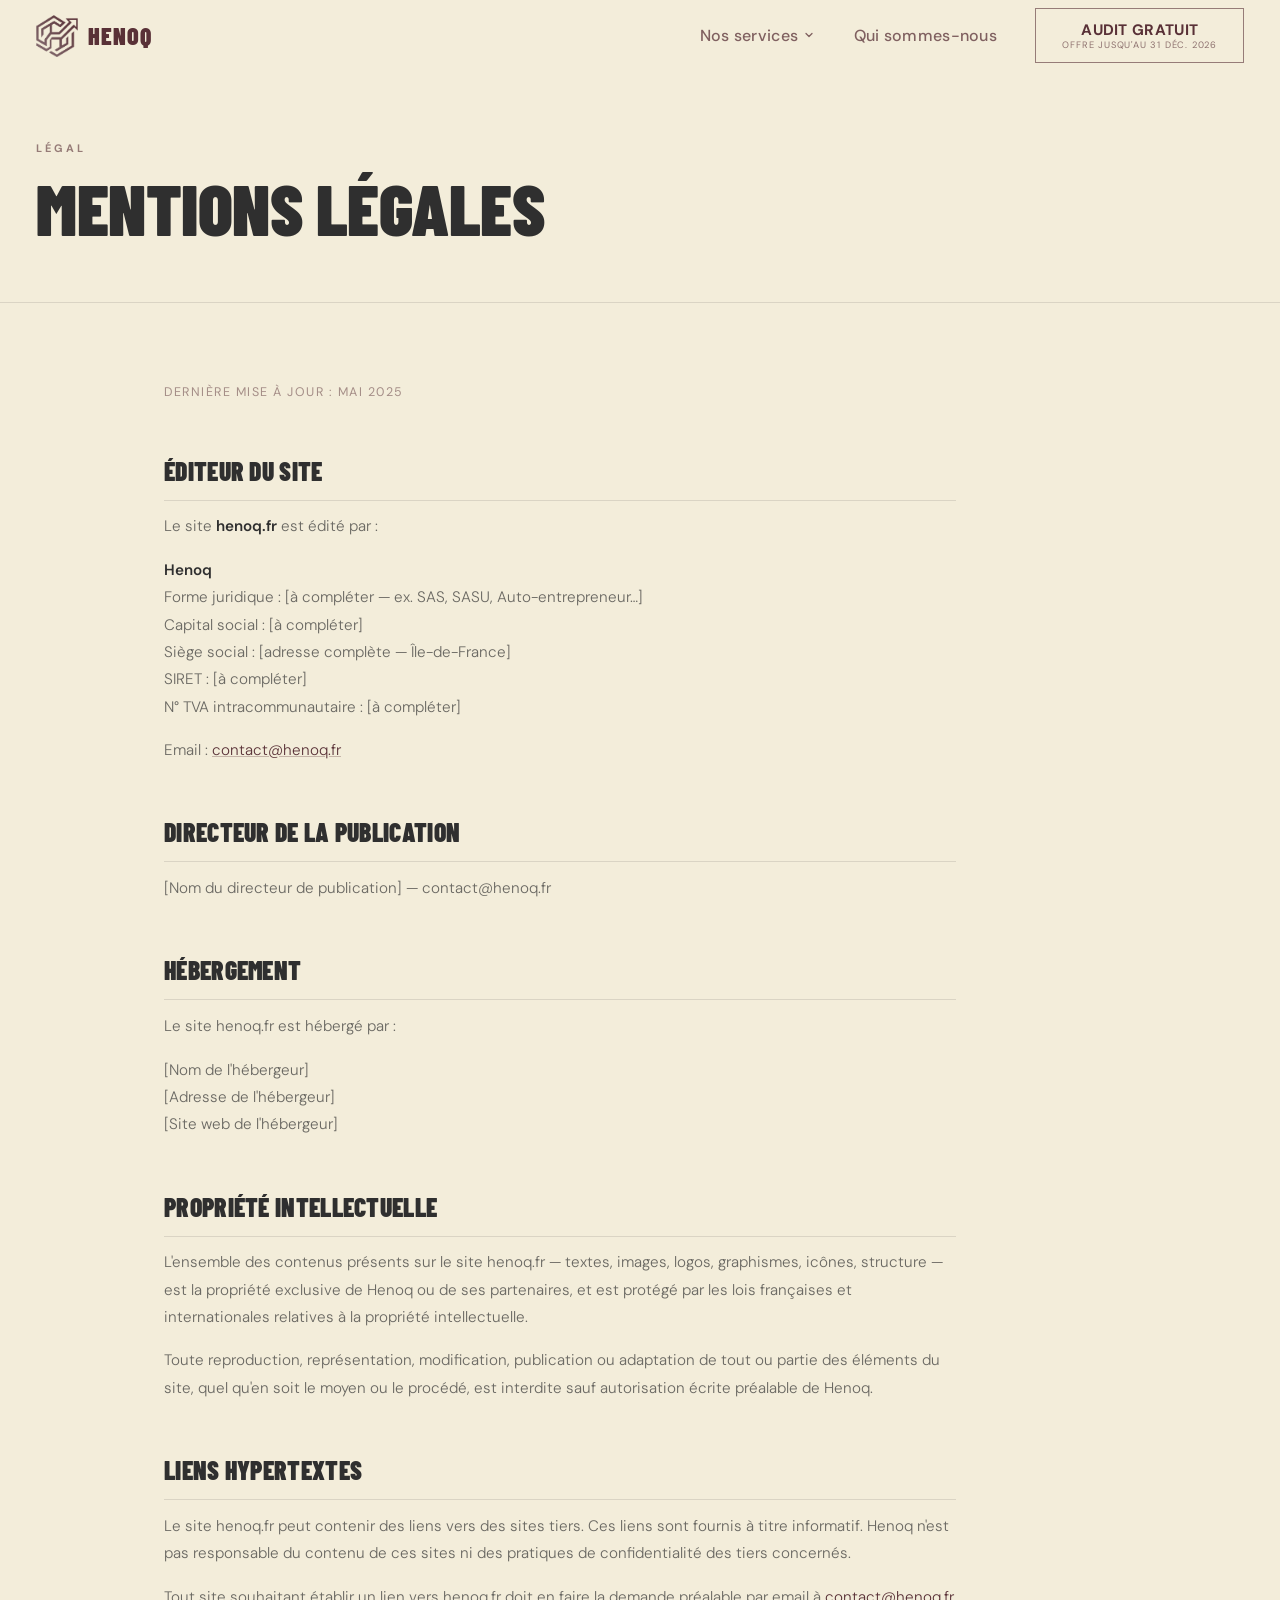
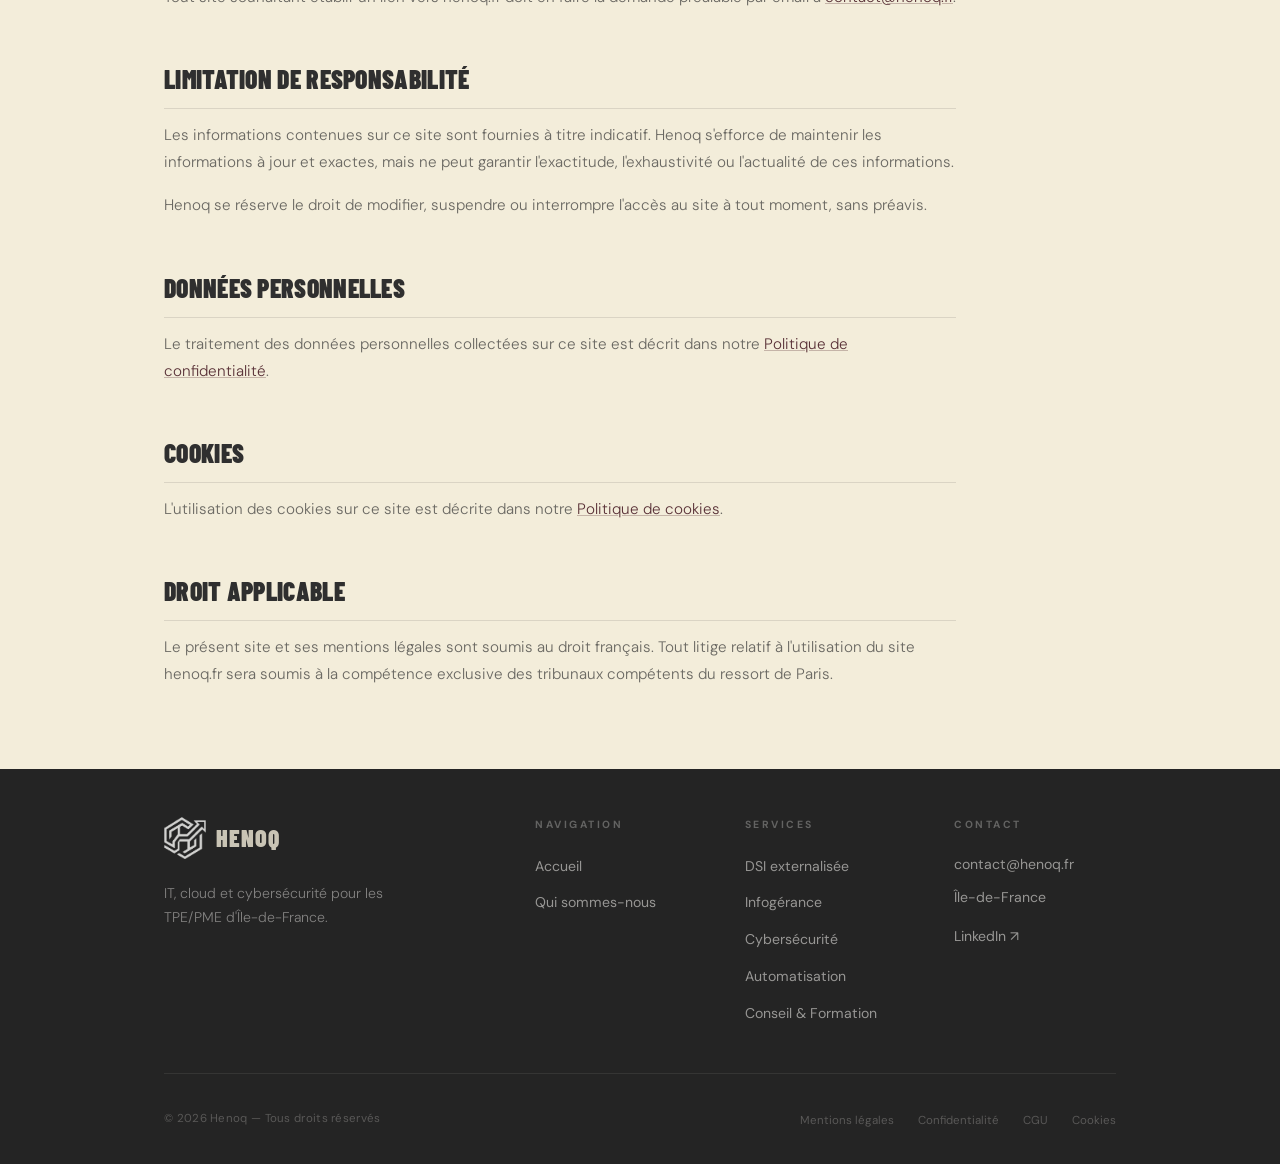
<file: mentions-legales.html>
<!DOCTYPE html>
<html lang="fr">
<head>
  <meta charset="UTF-8">
  <meta name="viewport" content="width=device-width, initial-scale=1.0">
  <title>Mentions légales — Henoq</title>
  <meta name="description" content="Mentions légales du site henoq.fr — informations sur l'éditeur, l'hébergeur et les conditions d'utilisation.">
  <meta name="robots" content="noindex, follow">
  <link rel="icon" type="image/png" href="assets/images/logo-white.png">
  <meta name="theme-color" content="#593137">
  <link rel="preconnect" href="https://fonts.googleapis.com">
  <link rel="preconnect" href="https://fonts.gstatic.com" crossorigin>
  <link href="https://fonts.googleapis.com/css2?family=Barlow+Condensed:wght@400;600;700;900&family=DM+Sans:ital,opsz,wght@0,9..40,300;0,9..40,400;0,9..40,500;1,9..40,300&display=swap" rel="stylesheet">
  <link rel="stylesheet" href="css/global.css">
  <link rel="stylesheet" href="css/nav.css">
  <link rel="stylesheet" href="css/legal.css">
</head>
<body>

  <div id="nav-placeholder"></div>

  <main>
    <div class="legal-hero">
      <p class="legal-hero-eyebrow">Légal</p>
      <h1 class="legal-hero-title">Mentions légales</h1>
    </div>

    <section class="legal-body">
      <div class="wrap">
        <div class="legal-content">
          <span class="legal-updated">Dernière mise à jour : mai 2025</span>

          <h2>Éditeur du site</h2>
          <p>Le site <strong>henoq.fr</strong> est édité par :</p>
          <p>
            <strong>Henoq</strong><br>
            Forme juridique : [à compléter — ex. SAS, SASU, Auto-entrepreneur…]<br>
            Capital social : [à compléter]<br>
            Siège social : [adresse complète — Île-de-France]<br>
            SIRET : [à compléter]<br>
            N° TVA intracommunautaire : [à compléter]
          </p>
          <p>
            Email : <a href="mailto:contact@henoq.fr">contact@henoq.fr</a>
          </p>

          <h2>Directeur de la publication</h2>
          <p>[Nom du directeur de publication] — contact@henoq.fr</p>

          <h2>Hébergement</h2>
          <p>Le site henoq.fr est hébergé par :</p>
          <p>
            [Nom de l'hébergeur]<br>
            [Adresse de l'hébergeur]<br>
            [Site web de l'hébergeur]
          </p>

          <h2>Propriété intellectuelle</h2>
          <p>L'ensemble des contenus présents sur le site henoq.fr — textes, images, logos, graphismes, icônes, structure — est la propriété exclusive de Henoq ou de ses partenaires, et est protégé par les lois françaises et internationales relatives à la propriété intellectuelle.</p>
          <p>Toute reproduction, représentation, modification, publication ou adaptation de tout ou partie des éléments du site, quel qu'en soit le moyen ou le procédé, est interdite sauf autorisation écrite préalable de Henoq.</p>

          <h2>Liens hypertextes</h2>
          <p>Le site henoq.fr peut contenir des liens vers des sites tiers. Ces liens sont fournis à titre informatif. Henoq n'est pas responsable du contenu de ces sites ni des pratiques de confidentialité des tiers concernés.</p>
          <p>Tout site souhaitant établir un lien vers henoq.fr doit en faire la demande préalable par email à <a href="mailto:contact@henoq.fr">contact@henoq.fr</a>.</p>

          <h2>Limitation de responsabilité</h2>
          <p>Les informations contenues sur ce site sont fournies à titre indicatif. Henoq s'efforce de maintenir les informations à jour et exactes, mais ne peut garantir l'exactitude, l'exhaustivité ou l'actualité de ces informations.</p>
          <p>Henoq se réserve le droit de modifier, suspendre ou interrompre l'accès au site à tout moment, sans préavis.</p>

          <h2>Données personnelles</h2>
          <p>Le traitement des données personnelles collectées sur ce site est décrit dans notre <a href="confidentialite.html">Politique de confidentialité</a>.</p>

          <h2>Cookies</h2>
          <p>L'utilisation des cookies sur ce site est décrite dans notre <a href="cookies.html">Politique de cookies</a>.</p>

          <h2>Droit applicable</h2>
          <p>Le présent site et ses mentions légales sont soumis au droit français. Tout litige relatif à l'utilisation du site henoq.fr sera soumis à la compétence exclusive des tribunaux compétents du ressort de Paris.</p>
        </div>
      </div>
    </section>
  </main>

  <div id="footer-placeholder"></div>

  <script src="js/nav.js"></script>
  <script src="js/dsi.js"></script>

</body>
</html>
</file>
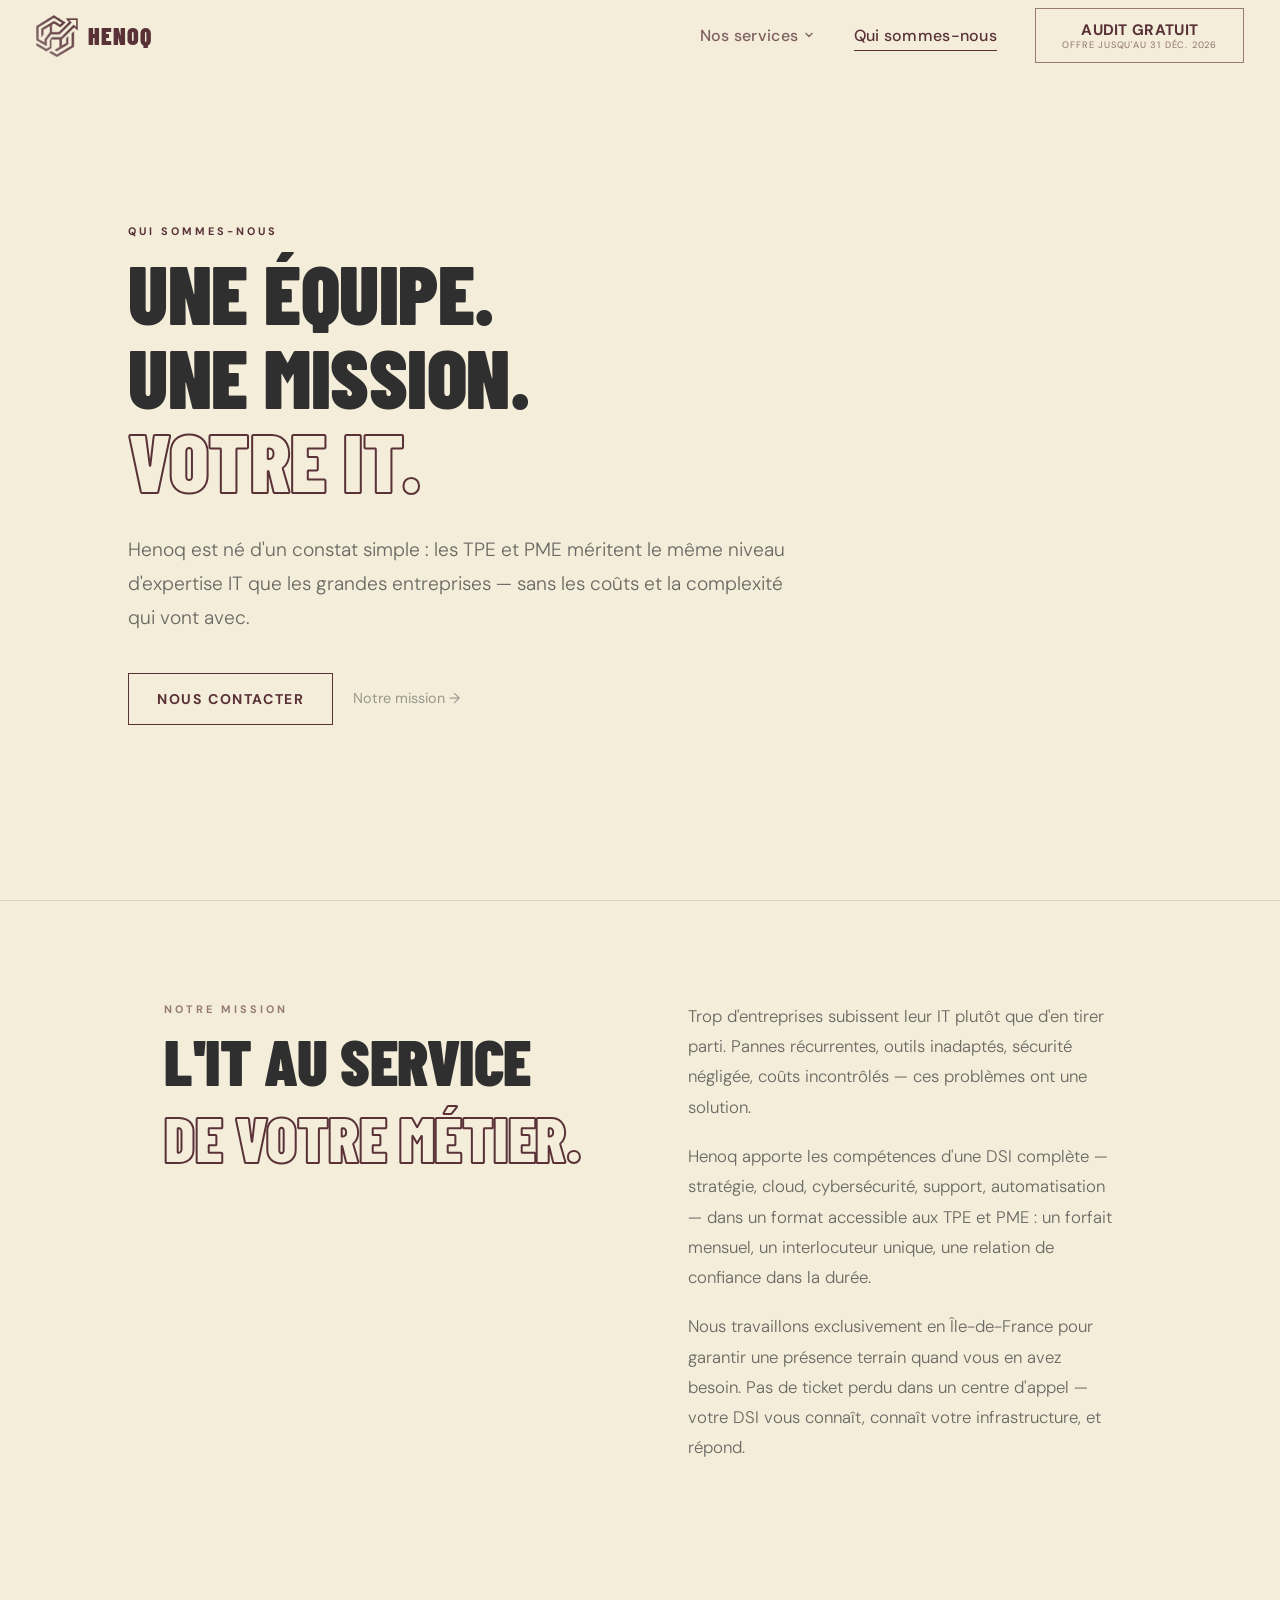
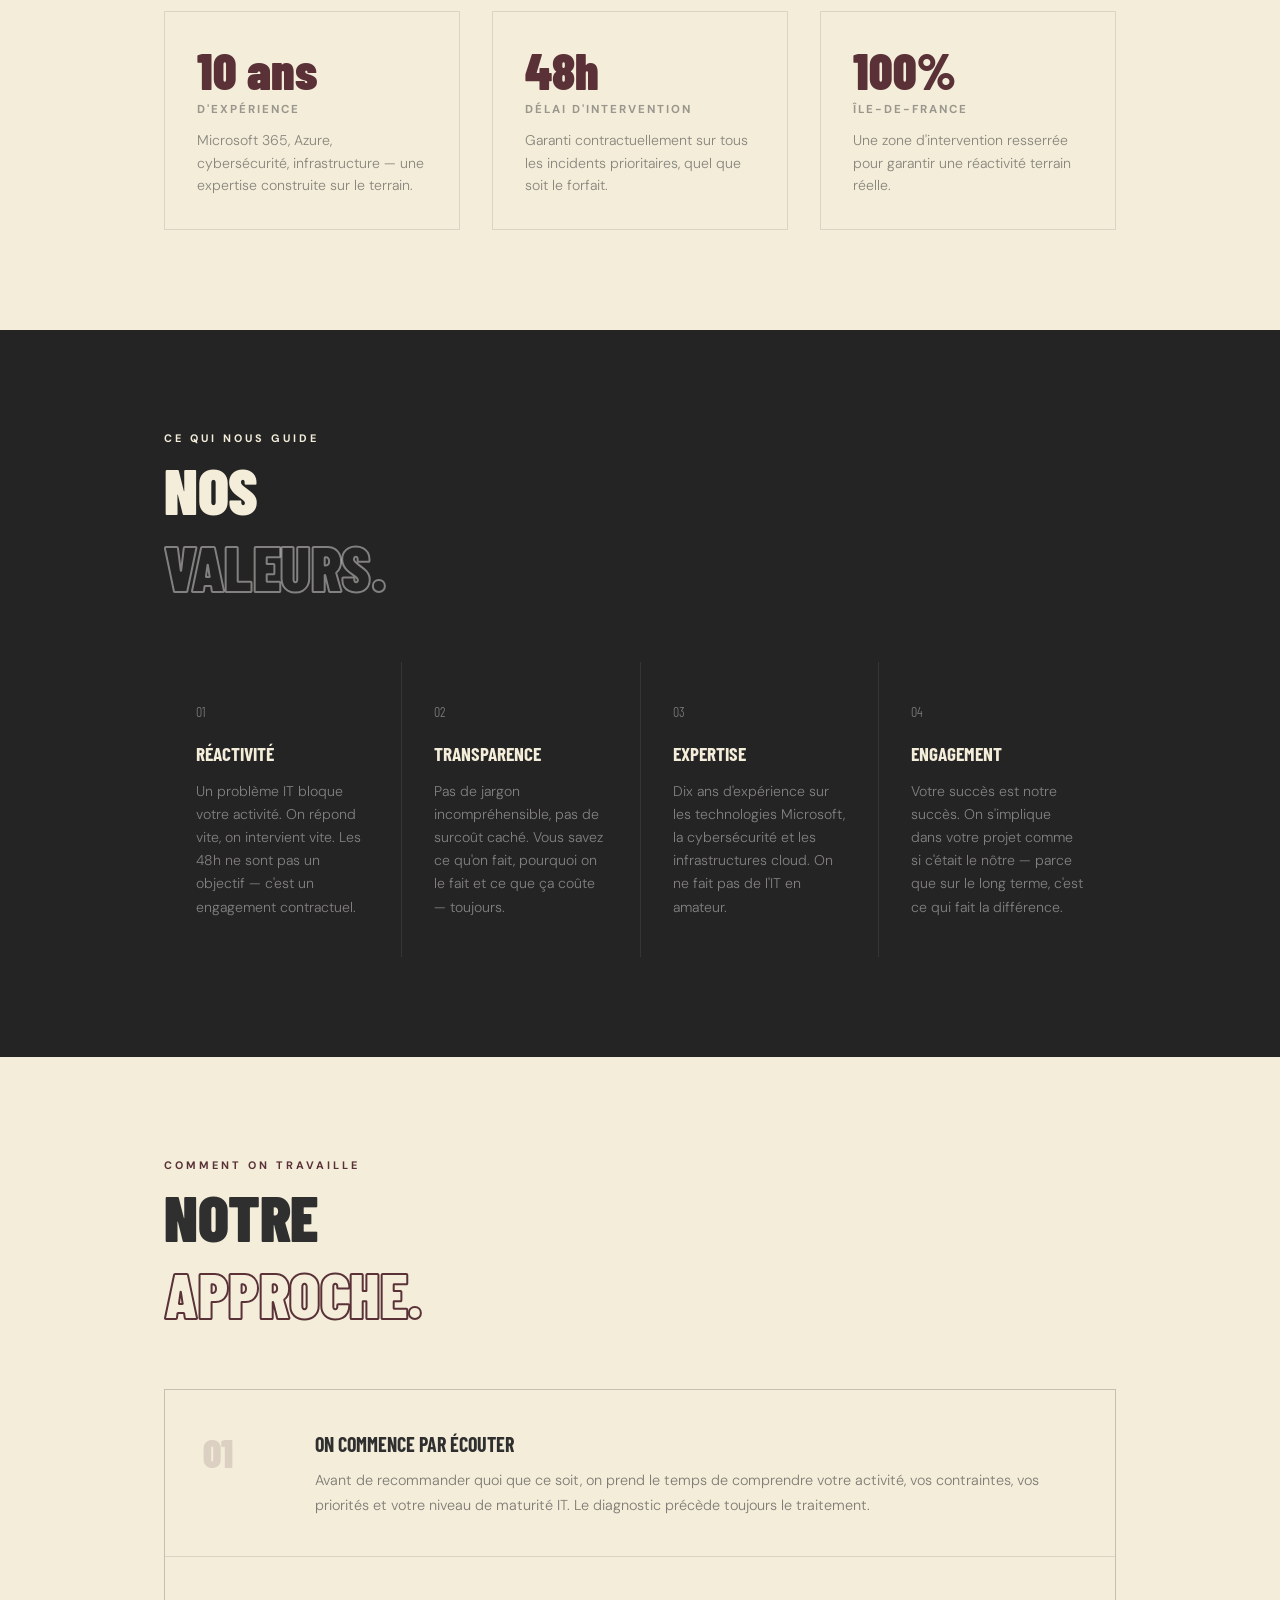
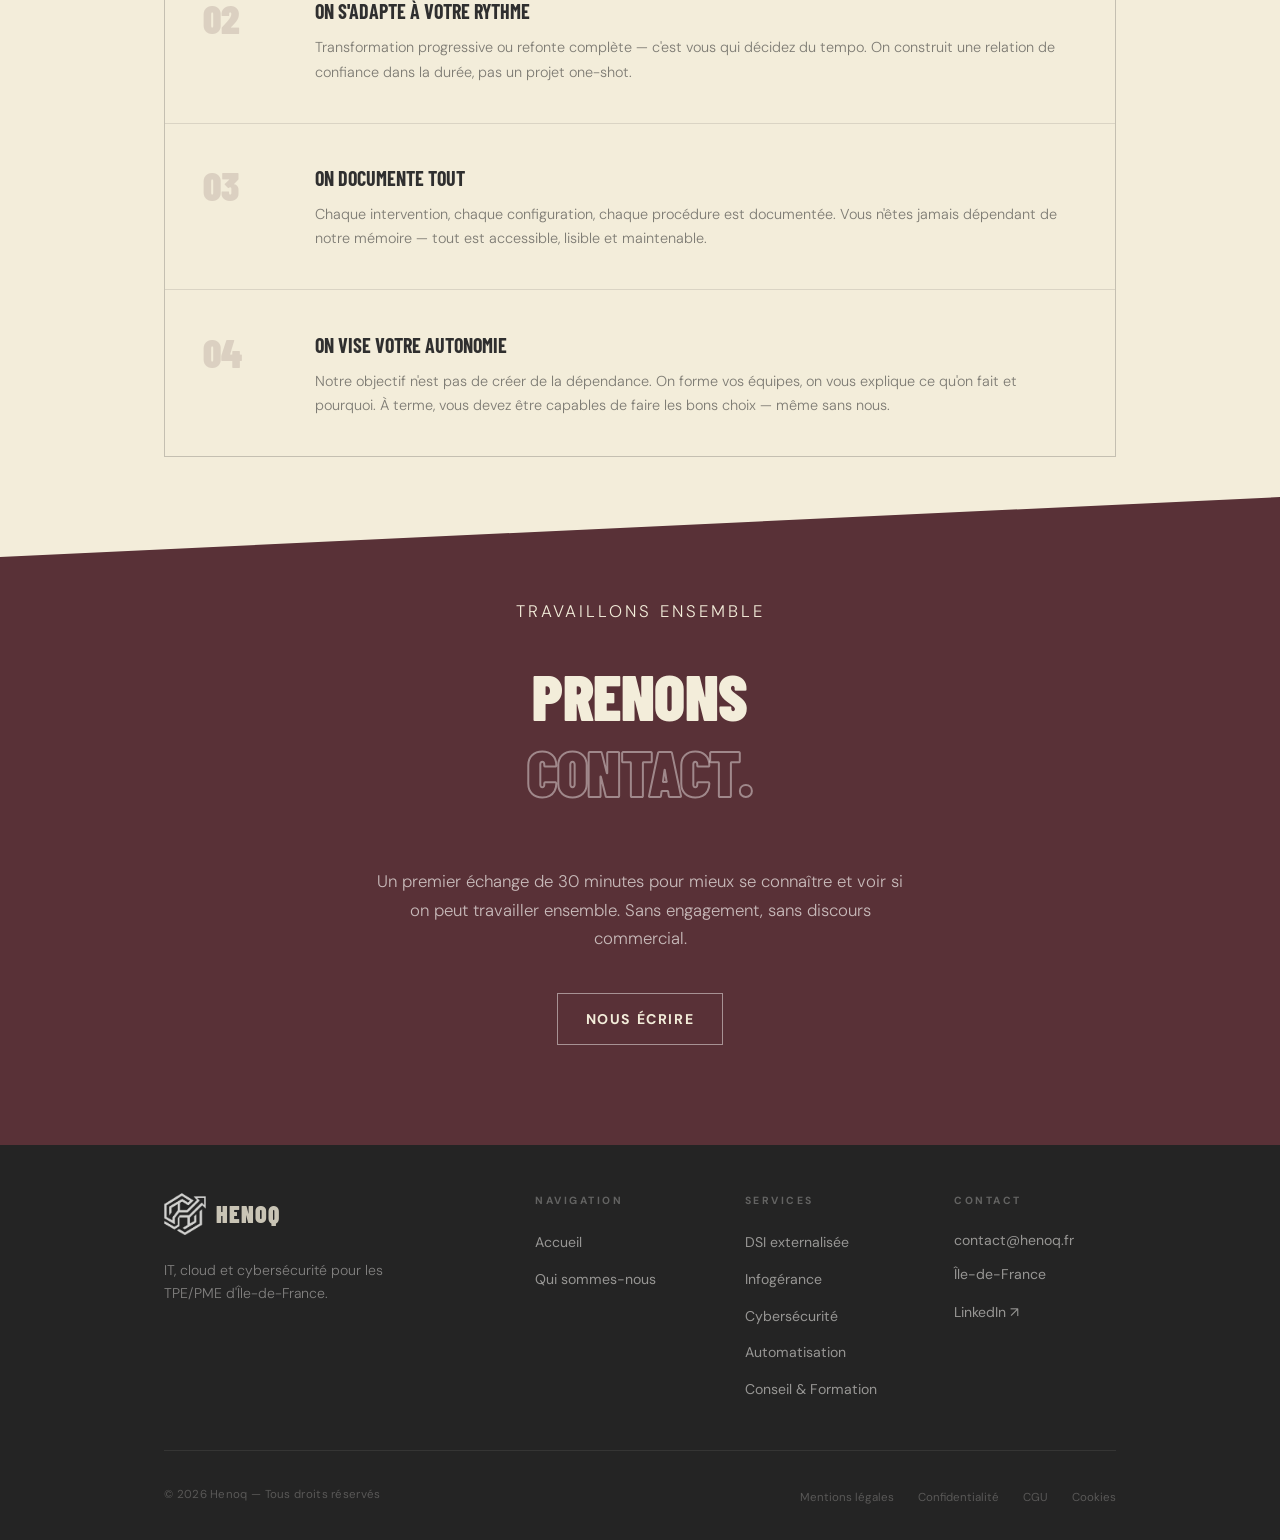
<file: qui-sommes-nous.html>
<!DOCTYPE html>
<html lang="fr">
<head>
  <meta charset="UTF-8">
  <meta name="viewport" content="width=device-width, initial-scale=1.0">
  <title>Qui sommes-nous — Henoq</title>
  <meta name="description" content="Henoq, votre DSI externalisée en Île-de-France. Découvrez notre équipe, notre mission et notre approche pour accompagner les TPE et PME dans leur transformation IT.">
  <meta name="robots" content="index, follow">
  <link rel="canonical" href="https://henoq.fr/qui-sommes-nous.html">
  <link rel="icon" type="image/png" href="assets/images/logo-white.png">
  <meta name="theme-color" content="#593137">
  <link rel="preconnect" href="https://fonts.googleapis.com">
  <link rel="preconnect" href="https://fonts.gstatic.com" crossorigin>
  <link href="https://fonts.googleapis.com/css2?family=Barlow+Condensed:wght@400;600;700;900&family=DM+Sans:ital,opsz,wght@0,9..40,300;0,9..40,400;0,9..40,500;1,9..40,300&display=swap" rel="stylesheet">
  <link rel="stylesheet" href="css/global.css">
  <link rel="stylesheet" href="css/nav.css">
  <link rel="stylesheet" href="css/service.css">
  <link rel="stylesheet" href="css/qui-sommes-nous.css">
</head>
<body>

  <div id="nav-placeholder"></div>

  <main>

    <!-- ══ HERO ══ -->
    <section class="svc-page-hero">
      <div class="svc-page-hero-content">
        <p class="sec-eyebrow" style="--d:.3s;opacity:0;animation:fadeUp .6s ease both">Qui sommes-nous</p>
        <h1 class="svc-page-hero-title">
          <span class="lw"><em class="l" style="--d:.4s">UNE ÉQUIPE.</em></span>
          <span class="lw"><em class="l" style="--d:.55s">UNE MISSION.</em></span>
          <span class="lw"><em class="l outline" style="--d:.7s">VOTRE IT.</em></span>
        </h1>
        <p class="svc-page-hero-sub" style="--d:1s">
          Henoq est né d'un constat simple : les TPE et PME méritent le même niveau d'expertise IT que les grandes entreprises — sans les coûts et la complexité qui vont avec.
        </p>
        <div class="svc-page-hero-btns" style="--d:1.1s">
          <a href="index.html#contact" class="btn-fill">NOUS CONTACTER</a>
          <a href="#qsn-mission" class="btn-text">Notre mission →</a>
        </div>
      </div>
    </section>

    <!-- ══ MISSION ══ -->
    <section id="qsn-mission">
      <div class="wrap">
        <div class="qsn-mission-grid">
          <div class="qsn-mission-left reveal">
            <p class="sec-eyebrow">Notre mission</p>
            <h2 class="sec-title">
              <span class="lw">L'IT AU SERVICE</span>
              <span class="lw outline">DE VOTRE MÉTIER.</span>
            </h2>
          </div>
          <div class="qsn-mission-right reveal reveal-d1">
            <p>Trop d'entreprises subissent leur IT plutôt que d'en tirer parti. Pannes récurrentes, outils inadaptés, sécurité négligée, coûts incontrôlés — ces problèmes ont une solution.</p>
            <p>Henoq apporte les compétences d'une DSI complète — stratégie, cloud, cybersécurité, support, automatisation — dans un format accessible aux TPE et PME : un forfait mensuel, un interlocuteur unique, une relation de confiance dans la durée.</p>
            <p>Nous travaillons exclusivement en Île-de-France pour garantir une présence terrain quand vous en avez besoin. Pas de ticket perdu dans un centre d'appel — votre DSI vous connaît, connaît votre infrastructure, et répond.</p>
          </div>
        </div>
      </div>
    </section>

    <!-- ══ CHIFFRES ══ -->
    <section style="padding:0 0 100px;background:var(--offwhite);">
      <div class="wrap">
        <div class="svc-page-stats">
          <div class="svc-page-stat reveal">
            <p class="svc-page-stat-num">10 ans</p>
            <p class="svc-page-stat-label">D'expérience</p>
            <p class="svc-page-stat-desc">Microsoft 365, Azure, cybersécurité, infrastructure — une expertise construite sur le terrain.</p>
          </div>
          <div class="svc-page-stat reveal reveal-d1">
            <p class="svc-page-stat-num">48h</p>
            <p class="svc-page-stat-label">Délai d'intervention</p>
            <p class="svc-page-stat-desc">Garanti contractuellement sur tous les incidents prioritaires, quel que soit le forfait.</p>
          </div>
          <div class="svc-page-stat reveal reveal-d2">
            <p class="svc-page-stat-num">100%</p>
            <p class="svc-page-stat-label">Île-de-France</p>
            <p class="svc-page-stat-desc">Une zone d'intervention resserrée pour garantir une réactivité terrain réelle.</p>
          </div>
        </div>
      </div>
    </section>

    <!-- ══ VALEURS ══ -->
    <section id="qsn-valeurs">
      <div class="wrap">
        <p class="sec-eyebrow light reveal">Ce qui nous guide</p>
        <h2 class="sec-title light reveal reveal-d1">
          <span class="lw">NOS</span>
          <span class="lw outline light">VALEURS.</span>
        </h2>
        <div class="qsn-valeurs-grid">
          <div class="qsn-valeur reveal">
            <p class="qsn-valeur-num">01</p>
            <h3>Réactivité</h3>
            <p>Un problème IT bloque votre activité. On répond vite, on intervient vite. Les 48h ne sont pas un objectif — c'est un engagement contractuel.</p>
          </div>
          <div class="qsn-valeur reveal reveal-d1">
            <p class="qsn-valeur-num">02</p>
            <h3>Transparence</h3>
            <p>Pas de jargon incompréhensible, pas de surcoût caché. Vous savez ce qu'on fait, pourquoi on le fait et ce que ça coûte — toujours.</p>
          </div>
          <div class="qsn-valeur reveal reveal-d2">
            <p class="qsn-valeur-num">03</p>
            <h3>Expertise</h3>
            <p>Dix ans d'expérience sur les technologies Microsoft, la cybersécurité et les infrastructures cloud. On ne fait pas de l'IT en amateur.</p>
          </div>
          <div class="qsn-valeur reveal reveal-d3">
            <p class="qsn-valeur-num">04</p>
            <h3>Engagement</h3>
            <p>Votre succès est notre succès. On s'implique dans votre projet comme si c'était le nôtre — parce que sur le long terme, c'est ce qui fait la différence.</p>
          </div>
        </div>
      </div>
    </section>

    <!-- ══ APPROCHE ══ -->
    <section id="qsn-approche">
      <div class="wrap">
        <p class="sec-eyebrow reveal">Comment on travaille</p>
        <h2 class="sec-title reveal reveal-d1">
          <span class="lw">NOTRE</span>
          <span class="lw outline">APPROCHE.</span>
        </h2>
        <div class="qsn-approche-list">
          <div class="qsn-approche-item reveal">
            <p class="qsn-approche-num">01</p>
            <div class="qsn-approche-body">
              <h3>On commence par écouter</h3>
              <p>Avant de recommander quoi que ce soit, on prend le temps de comprendre votre activité, vos contraintes, vos priorités et votre niveau de maturité IT. Le diagnostic précède toujours le traitement.</p>
            </div>
          </div>
          <div class="qsn-approche-item reveal">
            <p class="qsn-approche-num">02</p>
            <div class="qsn-approche-body">
              <h3>On s'adapte à votre rythme</h3>
              <p>Transformation progressive ou refonte complète — c'est vous qui décidez du tempo. On construit une relation de confiance dans la durée, pas un projet one-shot.</p>
            </div>
          </div>
          <div class="qsn-approche-item reveal">
            <p class="qsn-approche-num">03</p>
            <div class="qsn-approche-body">
              <h3>On documente tout</h3>
              <p>Chaque intervention, chaque configuration, chaque procédure est documentée. Vous n'êtes jamais dépendant de notre mémoire — tout est accessible, lisible et maintenable.</p>
            </div>
          </div>
          <div class="qsn-approche-item reveal">
            <p class="qsn-approche-num">04</p>
            <div class="qsn-approche-body">
              <h3>On vise votre autonomie</h3>
              <p>Notre objectif n'est pas de créer de la dépendance. On forme vos équipes, on vous explique ce qu'on fait et pourquoi. À terme, vous devez être capables de faire les bons choix — même sans nous.</p>
            </div>
          </div>
        </div>
      </div>
    </section>

    <!-- ══ CTA ══ -->
    <section class="svc-page-cta">
      <div class="wrap">
        <p class="sec-eyebrow light reveal">Travaillons ensemble</p>
        <h2 class="sec-title light reveal reveal-d1">
          <span class="lw">PRENONS</span>
          <span class="lw outline light">CONTACT.</span>
        </h2>
        <p class="reveal reveal-d2">Un premier échange de 30 minutes pour mieux se connaître et voir si on peut travailler ensemble. Sans engagement, sans discours commercial.</p>
        <div class="cta-btns reveal reveal-d3">
          <a href="index.html#contact" class="btn-fill light">NOUS ÉCRIRE</a>
        </div>
      </div>
    </section>

  </main>

  <div id="footer-placeholder"></div>

  <script src="js/nav.js"></script>
  <script src="js/dsi.js"></script>

</body>
</html>
</file>
<file: css/global.css>
/* ============================================================
   HENOQ — global.css
============================================================ */

@import url('https://fonts.googleapis.com/css2?family=Barlow+Condensed:wght@400;600;700;900&family=DM+Sans:ital,opsz,wght@0,9..40,300;0,9..40,400;0,9..40,500;1,9..40,300&display=swap');

*, *::before, *::after { box-sizing: border-box; margin: 0; padding: 0; }
* { font: inherit; }
img, video { display: block; max-width: 100%; }
a { text-decoration: none; color: inherit; }
ul { list-style: none; }
button { cursor: pointer; background: none; border: none; }

:root {
  --offwhite: #F3EDDA;
  --maroon:   #593137;
  --dark:     #2F2F2F;
  --border:   rgba(47,47,47,.13);
  --condensed: "Barlow Condensed", sans-serif;
  --body:      "DM Sans", sans-serif;
}

html { scroll-behavior: smooth; }

body {
  background: var(--offwhite);
  color: var(--dark);
  font-family: var(--body);
  font-size: 16px;
  line-height: 1.6;
  overflow-x: hidden;
  -webkit-font-smoothing: antialiased;
  -moz-osx-font-smoothing: grayscale;
}

::selection { background-color: var(--maroon); color: var(--offwhite); }
::-webkit-scrollbar { width: 5px; }
::-webkit-scrollbar-track { background: var(--offwhite); }
::-webkit-scrollbar-thumb { background: rgba(89,49,55,.3); border-radius: 3px; }
:focus-visible { outline: 2px solid var(--maroon); outline-offset: 3px; }

.wrap { max-width: 960px; margin: 0 auto; padding: 0 36px; }
section { padding: 80px 0; }

@keyframes lineUp {
  from { transform: translateY(105%); opacity: 0; }
  to   { transform: translateY(0);    opacity: 1; }
}
@keyframes fadeUp {
  from { opacity: 0; transform: translateY(20px); }
  to   { opacity: 1; transform: translateY(0); }
}
@keyframes bgSlide {
  from { transform: translateX(100%); }
  to   { transform: translateX(0); }
}
@keyframes spin { to { transform: rotate(360deg); } }
@keyframes shake {
  10%, 90% { transform: translateX(-2px); }
  20%, 80% { transform: translateX(3px); }
  30%, 50%, 70% { transform: translateX(-4px); }
  40%, 60% { transform: translateX(4px); }
}

.lw { display: block; overflow: visible; padding-bottom: .25em; }

.l {
  display: block;
  font-family: var(--condensed);
  font-weight: 900;
  font-size: clamp(2.8rem, 8vw, 4rem);
  line-height: .96;
  text-transform: uppercase;
  letter-spacing: -.5px;
  color: var(--dark);
  animation: lineUp .75s cubic-bezier(.22,1,.36,1) both;
  animation-delay: var(--d, 0s);
}

.l.outline, .outline {
  color: transparent;
  -webkit-text-stroke: 2px var(--maroon);
}
.outline.light { -webkit-text-stroke-color: rgba(246,244,241,.45); }

.sec-eyebrow {
  font-size: .68rem;
  font-weight: 700;
  letter-spacing: 3px;
  text-transform: uppercase;
  color: var(--maroon);
  opacity: .6;
  margin-bottom: .8rem;
}
.sec-eyebrow.light { color: var(--offwhite); opacity: .5; }

.sec-title {
  font-family: var(--condensed);
  font-size: clamp(2.4rem, 5vw, 4rem);
  font-weight: 900;
  text-transform: uppercase;
  line-height: .95;
  letter-spacing: -.5px;
  color: var(--dark);
  margin-bottom: 3rem;
}
.sec-title.light { color: var(--offwhite); }

.stitle {
  font-family: var(--condensed);
  font-size: clamp(1.9rem, 4vw, 2.6rem);
  font-weight: 900;
  letter-spacing: .5px;
  text-transform: uppercase;
  margin-bottom: .4rem;
}
.ssub { font-size: 1rem; opacity: .55; margin-bottom: 3rem; }
.stitle.light, .ssub.light { color: var(--offwhite); }
.ssub.light { opacity: .65; }

.btn-fill {
  display: inline-block;
  background: transparent;
  color: var(--maroon);
  border: 1.5px solid var(--maroon);
  padding: 14px 28px;
  font-size: .88rem;
  font-weight: 700;
  letter-spacing: 1.6px;
  text-transform: uppercase;
  position: relative;
  overflow: hidden;
  transition: color .3s;
  isolation: isolate;
}
.btn-fill::before {
  content: '';
  position: absolute; inset: 0;
  background: var(--maroon);
  transform: translateX(-101%);
  transition: transform .45s cubic-bezier(.76,0,.24,1);
  z-index: -1;
}
.btn-fill:hover::before { transform: translateX(0); }
.btn-fill:hover { color: var(--offwhite); }
.btn-fill > * { position: relative; z-index: 1; }

.btn-fill.light { color: var(--offwhite); border-color: rgba(246,244,241,.5); }
.btn-fill.light::before { background: var(--offwhite); }
.btn-fill.light:hover { color: var(--maroon); }

.btn-text { font-size: .9rem; font-weight: 400; opacity: .45; transition: opacity .2s; }
.btn-text:hover { opacity: 1; }

.reveal {
  opacity: 0;
  transform: translateY(22px);
  transition: opacity .6s ease, transform .6s ease;
}
.reveal.visible { opacity: 1; transform: none; }
.reveal-d1 { transition-delay: .1s; }
.reveal-d2 { transition-delay: .2s; }
.reveal-d3 { transition-delay: .3s; }

#btt {
  position: fixed;
  bottom: 2rem; right: 2rem;
  z-index: 300;
  width: 52px; height: 52px;
  background: #fff;
  border: 1.5px solid rgba(89,49,55,.2);
  border-radius: 50%;
  color: var(--maroon);
  display: flex; align-items: center; justify-content: center;
  opacity: 0; transform: translateY(12px);
  transition: opacity .4s ease, transform .4s ease, background .2s, border-color .2s, box-shadow .2s;
  pointer-events: none;
  box-shadow: 0 4px 16px rgba(0,0,0,.1);
}
#btt.visible { opacity: 1; transform: translateY(0); pointer-events: auto; }
#btt:hover { background: var(--maroon); border-color: var(--maroon); color: #fff; box-shadow: 0 6px 20px rgba(89,49,55,.3); }
#btt svg { width: 22px; height: 22px; transition: transform .25s ease; }
#btt:hover svg { transform: translateY(-3px); }

.sr-only {
  position: absolute; width: 1px; height: 1px;
  padding: 0; margin: -1px; overflow: hidden;
  clip: rect(0,0,0,0); white-space: nowrap; border-width: 0;
}

@media (max-width: 768px) {
  .wrap { padding: 0 20px; }
  section { padding: 60px 0; }
  .sec-title { font-size: clamp(2.8rem, 10.5vw, 3.8rem); margin-bottom: 2rem; }
  #btt { bottom: 1.2rem; right: 1.2rem; width: 44px; height: 44px; }
  #btt svg { width: 18px; height: 18px; }
}

@media (min-width: 1100px) {
  .wrap { max-width: 80vw; }
  .sec-title { font-size: clamp(3rem, 5vw, 5rem); }
}

/* ══ MOBILE ONLY ══ */
@media (max-width: 768px) {
  /* Boutons directement remplis — pas d'animation */
  .btn-fill {
    background: var(--maroon) !important;
    color: var(--offwhite) !important;
  }
  .btn-fill::before { display: none; }

  .btn-fill.light {
    background: var(--offwhite) !important;
    color: var(--maroon) !important;
  }
}
</file>
<file: css/nav.css>
/* ============================================================
   HENOQ — nav.css
============================================================ */

@keyframes navFadeIn {
  from { opacity: 0; transform: translateY(-6px); }
  to   { opacity: 1; transform: translateY(0); }
}

.nav-brand {
  opacity: 0;
  animation: navFadeIn 0.5s ease 0.1s both;
}

#nav-menu li:nth-child(1) { opacity: 0; animation: navFadeIn 0.5s ease 0.15s both; }
#nav-menu li:nth-child(2) { opacity: 0; animation: navFadeIn 0.5s ease 0.25s both; }
#nav-menu li:nth-child(3) { opacity: 0; animation: navFadeIn 0.5s ease 0.35s both; }
#nav-menu li:nth-child(4) { opacity: 0; animation: navFadeIn 0.5s ease 0.45s both; }
#nav-menu li:nth-child(5) { opacity: 0; animation: navFadeIn 0.5s ease 0.55s both; }

#burger {
  opacity: 0;
  animation: navFadeIn 0.5s ease 0.2s both;
}

#nav {
  position: fixed;
  inset: 0 0 auto;
  z-index: 200;
  display: flex;
  align-items: center;
  justify-content: space-between;
  padding: 0 36px;
  height: 71px;
  background: var(--offwhite);
  transition: background .35s ease, box-shadow .35s ease;
}

#nav.solid {
  background: var(--maroon);
  backdrop-filter: blur(12px);
  -webkit-backdrop-filter: blur(12px);
  box-shadow: 0 1px 0 rgba(89,49,55,.3);
}

/* ── Logo image ── */
.nav-brand {
  display: inline-flex;
  align-items: center;
  gap: 10px;
  transition: opacity .2s;
  cursor: pointer;
}
.nav-brand:hover { opacity: .75; }

.nav-logo-img {
  height: 38px;
  width: auto;
  display: block;
  filter: none;
  transition: filter .35s ease;
}

.nav-wordmark {
  font-family: var(--condensed);
  font-size: 1.5rem;
  font-weight: 900;
  letter-spacing: 1px;
  color: var(--maroon);
  transition: color .35s ease;
  line-height: 1;
}

#nav.solid .nav-logo-img { filter: brightness(0) invert(1) sepia(1) saturate(0.15) hue-rotate(5deg); }
#nav.solid .nav-wordmark { color: var(--offwhite); }

#footer .nav-logo-img { filter: brightness(0) invert(1) sepia(1) saturate(0.15) hue-rotate(5deg); opacity: .8; }
#footer .nav-wordmark { color: var(--offwhite); opacity: .8; }

/* ── Dropdown ── */
.nav-item { position: relative; }

.nav-dropdown-trigger {
  display: flex;
  align-items: center;
  gap: 5px;
  font-size: .88rem;
  font-weight: 500;
  letter-spacing: .3px;
  color: var(--maroon);
  opacity: .75;
  transition: opacity .2s, color .35s;
  background: none;
  border: none;
  cursor: pointer;
  padding: 0;
}
.nav-dropdown-trigger:hover { opacity: 1; }
#nav.solid .nav-dropdown-trigger { color: var(--offwhite); }

.nav-chevron {
  transition: transform .3s cubic-bezier(.76,0,.24,1);
  flex-shrink: 0;
}

/* Dropdown panel */
.nav-dropdown {
  position: absolute;
  top: calc(100% + 8px);
  left: 50%;
  transform: translateX(-50%) translateY(-6px);
  background: var(--offwhite);
  border: 1px solid var(--border);
  box-shadow: 0 12px 40px rgba(0,0,0,.1);
  min-width: 260px;
  padding: 8px 0;
  opacity: 0;
  pointer-events: none;
  transition: opacity .25s ease, transform .25s ease;
  z-index: 100;
}

/* Pont invisible qui couvre le gap entre trigger et dropdown */
.nav-item--dropdown > .nav-dropdown-trigger::after {
  content: '';
  position: absolute;
  top: 100%;
  left: -20px;
  right: -20px;
  height: 16px;
  background: transparent;
}

/* Flèche décorative */
.nav-dropdown::before {
  content: '';
  position: absolute;
  top: -6px;
  left: 50%;
  transform: translateX(-50%);
  width: 10px; height: 10px;
  background: var(--offwhite);
  border-left: 1px solid var(--border);
  border-top: 1px solid var(--border);
  rotate: 45deg;
  z-index: 101;
}

.nav-item--dropdown.open .nav-dropdown {
  opacity: 1;
  pointer-events: auto;
  transform: translateX(-50%) translateY(0);
}

.nav-item--dropdown.open .nav-chevron { transform: rotate(180deg); }

.nav-dropdown li {
  display: block;
}

.nav-dropdown li a {
  display: flex;
  flex-direction: column;
  gap: 2px;
  padding: 10px 20px;
  width: 100%;
  color: var(--dark) !important;
  opacity: 1 !important;
  transition: background .2s;
}
.nav-dropdown li a:hover { background: rgba(89,49,55,.06); }
.nav-dropdown li a::after { display: none !important; }

.nav-drop-title {
  font-size: .88rem;
  font-weight: 500;
  color: var(--dark);
  line-height: 1.2;
}
.nav-drop-sub {
  font-size: .72rem;
  color: rgba(47,47,47,.45);
  font-weight: 300;
}




#nav-menu {
  display: flex;
  gap: 2.4rem;
  align-items: center;
}
#nav-menu li { display: flex; }

/* Badge offre de lancement */
.nav-cta-badge {
  display: block;
  font-size: .58rem;
  font-weight: 400;
  letter-spacing: .8px;
  text-transform: uppercase;
  opacity: .65;
  margin-top: 2px;
  line-height: 1;
  font-family: var(--body);
}
.nav-cta:hover .nav-cta-badge { opacity: .8; }

#nav-menu a {
  font-size: .88rem;
  font-weight: 500;
  letter-spacing: .3px;
  color: var(--maroon);
  opacity: .75;
  transition: opacity .2s, color .35s;
  position: relative;
}
#nav-menu a:hover { opacity: 1; }

#nav-menu a:not(.nav-cta)::after {
  content: '';
  position: absolute;
  bottom: -3px; left: 0;
  width: 100%; height: 1.5px;
  background: var(--maroon);
  transform: scaleX(0);
  transform-origin: left;
  transition: transform .3s cubic-bezier(.76,0,.24,1), background .35s;
}
#nav-menu a:not(.nav-cta):hover::after { transform: scaleX(1); }
#nav-menu a.active { opacity: 1; }
#nav-menu a.active:not(.nav-cta)::after { transform: scaleX(1); }

#nav.solid #nav-menu a { color: var(--offwhite); }
#nav.solid #nav-menu a:not(.nav-cta)::after { background: var(--offwhite); }

.nav-cta {
  opacity: 1 !important;
  padding: 8px 22px;
  font-size: .88rem !important;
  font-weight: 700 !important;
  letter-spacing: 1.2px;
  text-transform: uppercase;
  position: relative;
  overflow: hidden;
  transition: color .3s !important;
  background: transparent !important;
  border: 1.5px solid rgba(89,49,55,.6);
  color: var(--maroon) !important;
  z-index: 0;
  display: flex !important;
  flex-direction: column;
  align-items: center;
  text-align: center;
  line-height: 1.2;
}
.nav-cta::before {
  content: '';
  position: absolute; inset: 0;
  background: var(--maroon);
  transform: translateX(-101%);
  transition: transform .45s cubic-bezier(.76,0,.24,1);
  z-index: -1;
}
.nav-cta:hover::before { transform: translateX(0); }
.nav-cta:hover { color: var(--offwhite) !important; }

#nav.solid .nav-cta { border-color: rgba(246,244,241,.6); color: var(--offwhite) !important; }
#nav.solid .nav-cta::before { background: var(--offwhite); }
#nav.solid .nav-cta:hover { color: var(--maroon) !important; }

#burger {
  display: flex;
  flex-direction: column;
  gap: 5px;
  padding: 4px;
}
#burger span {
  display: block;
  width: 22px; height: 2px;
  background: var(--maroon);
  transition: transform .28s ease, opacity .28s ease, background .35s;
}
#nav.solid #burger span { background: var(--offwhite); }

#burger.open span:nth-child(1) { transform: translateY(7px) rotate(45deg); }
#burger.open span:nth-child(2) { opacity: 0; }
#burger.open span:nth-child(3) { transform: translateY(-7px) rotate(-45deg); }

@media (max-width: 1099px) {
  /* Menu principal */
  #nav-menu {
    flex-direction: column;
    position: fixed;
    top: 71px; left: 0; right: 0;
    padding: 24px 32px;
    gap: 1.4rem;
    align-items: flex-start;
    border-top: 1px solid rgba(89,49,55,.1);
    box-shadow: 0 8px 24px rgba(0,0,0,.15);
    clip-path: inset(0 0 100% 0);
    opacity: 0;
    pointer-events: none;
    transition: clip-path .35s cubic-bezier(.76,0,.24,1), opacity .25s ease;
    background: var(--offwhite);
  }
  #nav.open #nav-menu { clip-path: inset(0 0 0% 0); opacity: 1; pointer-events: auto; }

  /* Nav non scrollée — fond offwhite, textes maroon */
  #nav:not(.solid) #nav-menu { background: var(--offwhite); }
  #nav:not(.solid) #nav-menu a { color: var(--maroon) !important; }
  #nav:not(.solid) .nav-dropdown-trigger { color: var(--maroon) !important; }
  #nav:not(.solid) .nav-drop-title { color: var(--dark) !important; }
  #nav:not(.solid) .nav-drop-sub { color: rgba(47,47,47,.45) !important; }
  #nav:not(.solid) .nav-dropdown { border-top-color: rgba(89,49,55,.15) !important; }

  /* Nav scrollée (.solid) — fond maroon, textes offwhite */
  #nav.solid #nav-menu { background: var(--maroon); border-top-color: rgba(246,244,241,.1); }
  #nav.solid #nav-menu a { color: var(--offwhite) !important; opacity: .75; }
  #nav.solid .nav-dropdown-trigger { color: var(--offwhite) !important; }
  #nav.solid .nav-drop-title { color: var(--offwhite) !important; }
  #nav.solid .nav-drop-sub { color: rgba(246,244,241,.5) !important; }
  #nav.solid .nav-dropdown { border-top-color: rgba(246,244,241,.15) !important; }
  #nav.solid .nav-cta { border-color: rgba(246,244,241,.5) !important; color: var(--offwhite) !important; padding: 10px 20px !important; }
  #nav.solid .nav-cta::before { background: var(--offwhite) !important; }
  #nav.solid .nav-cta:hover { color: var(--maroon) !important; }

  /* Cacher le bouton Audit Gratuit dans le burger menu */
  #nav-menu li:has(.nav-cta) { display: none; }

  /* Taille des liens */
  #nav-menu > li > a,
  #nav-menu > li > .nav-dropdown-trigger { font-size: 1.2rem; }
  .nav-drop-title { font-size: 1rem; }

  /* Dropdown — s'ouvre dans le flux sous "Nos services" */
  .nav-item--dropdown { width: 100%; display: flex; flex-direction: column; }
  .nav-dropdown-trigger { opacity: .75; font-size: 1rem; width: 100%; justify-content: space-between; padding: 4px 0; }
  .nav-dropdown-trigger:hover { opacity: 1; }

  .nav-dropdown {
    position: static !important;
    transform: none !important;
    box-shadow: none !important;
    border: none !important;
    border-top: 1px solid rgba(0,0,0,.08) !important;
    padding: 4px 0 0 !important;
    margin-top: 8px;
    background: transparent !important;
    display: none;
    width: 100%;
    min-width: unset;
  }
  #nav:not(.solid) .nav-dropdown { border-top-color: rgba(89,49,55,.15) !important; }
  .nav-dropdown::before { display: none !important; }
  .nav-item--dropdown.open .nav-dropdown { display: block; opacity: 1; pointer-events: auto; }

  .nav-dropdown li { display: block; width: 100%; }
  .nav-dropdown li a {
    padding: 10px 0 !important;
    background: transparent !important;
    width: 100%;
    display: flex !important;
    flex-direction: column !important;
    align-items: flex-start;
    gap: 2px;
  }
  .nav-dropdown li a:hover { background: transparent !important; }
  .nav-drop-title { font-size: .95rem; display: block; }
  .nav-drop-sub { font-size: .75rem; display: block; }
}

@media (min-width: 1100px) {
  .nav-dropdown-trigger { font-size: 1rem; }
}

@media (min-width: 1100px) {
  #burger { display: none; }
  #nav-menu {
    position: static !important;
    flex-direction: row !important;
    background: transparent !important;
    padding: 0 !important;
    border: none !important;
    box-shadow: none !important;
    clip-path: none !important;
    opacity: 1 !important;
    pointer-events: auto !important;
    transition: none !important;
  }
  #nav-menu a { font-size: 1rem; }
  .nav-cta { padding: 12px 26px !important; font-size: .95rem !important; }
  .nav-logo-img { height: 42px; }
}

@media (max-width: 768px) {
  #nav { padding: 0 20px; height: 60px; }
  #nav-menu { top: 60px; }
  .nav-logo-img { height: 32px; }
}

/* ══════════════════════════════════════════
   FOOTER
══════════════════════════════════════════ */
#footer { background: #242424; padding: 48px 0 32px; }

.footer-inner {
  display: grid;
  grid-template-columns: 2fr 1fr 1fr 1fr;
  gap: 3rem;
  padding-bottom: 3rem;
  border-bottom: 1px solid rgba(246,244,241,.08);
  margin-bottom: 2rem;
}

.footer-tagline {
  margin-top: 1rem;
  font-size: .88rem;
  color: rgba(246,244,241,.45);
  line-height: 1.65;
  max-width: 240px;
  font-weight: 300;
}

.footer-col-title {
  font-size: .65rem;
  font-weight: 700;
  letter-spacing: 2.5px;
  text-transform: uppercase;
  color: rgba(246,244,241,.3);
  margin-bottom: 1.2rem;
}

.footer-links { display: flex; flex-direction: column; gap: .7rem; }
.footer-links a { font-size: .88rem; color: rgba(246,244,241,.55); transition: color .2s; }
.footer-links a:hover { color: var(--offwhite); }

.footer-contact-item { font-size: .88rem; color: rgba(246,244,241,.55); margin-bottom: .7rem; }
.footer-contact-item a { transition: color .2s; }
.footer-contact-item a:hover { color: rgba(246,244,241,.9); text-decoration: underline; text-underline-offset: 3px; }

.footer-bottom {
  display: flex;
  align-items: center;
  justify-content: space-between;
  flex-wrap: wrap;
  gap: 1rem;
}
.footer-copy { font-size: .72rem; color: rgba(246,244,241,.25); letter-spacing: .3px; }
.footer-legal { display: flex; gap: 1.5rem; }
.footer-legal a { font-size: .72rem; color: rgba(246,244,241,.25); transition: color .2s; }
.footer-legal a:hover { color: rgba(246,244,241,.6); }

@media (max-width: 900px) { .footer-inner { grid-template-columns: 1fr 1fr; gap: 2rem; } }
@media (max-width: 600px) {
  .footer-inner { grid-template-columns: 1fr; gap: 1.8rem; }
  .footer-bottom { flex-direction: column; align-items: flex-start; }
}
</file>
<file: css/index.css>
/* ============================================================
   HENOQ — index.css
============================================================ */

/* ══ HERO ══ */
#hero {
  position: relative;
  height: 100vh;
  height: 100svh;
  min-height: 580px;
  display: flex;
  flex-direction: column;
  align-items: center;
  justify-content: center;
  text-align: center;
  overflow: hidden;
}

/* Typo décorative en fond */
.hero-bg-text {
  position: absolute;
  inset: 0;
  pointer-events: none;
  z-index: 0;
  overflow: hidden;
}
.hero-bg-track {
  display: flex;
  flex-direction: column;
  position: absolute;
  top: -50%;
  right: 15%;
  transform-origin: top right;
  transform: rotate(-12deg);
  animation: bgSlideUp 18s linear infinite;
}
@keyframes bgSlideUp {
  from { transform: rotate(-12deg) translateY(0); }
  to   { transform: rotate(-12deg) translateY(-50%); }
}
.hero-bg-word {
  display: block;
  font-family: var(--condensed);
  font-weight: 900;
  font-size: 16vw;
  line-height: .88;
  text-transform: uppercase;
  letter-spacing: -.02em;
  color: transparent;
  white-space: nowrap;
  user-select: none;
  padding: .1em 0;
}
.hero-bg-word--maroon { -webkit-text-stroke: 1.5px rgba(89,49,55,.18); }
.hero-bg-word--dark   { -webkit-text-stroke: 1.5px rgba(47,47,47,.12); }

/* Ticker */
.hero-ticker {
  position: absolute;
  bottom: 0; left: 0; right: 0;
  background: var(--maroon);
  overflow: hidden;
  height: 38px;
  display: flex;
  align-items: center;
  z-index: 1;
  opacity: 0;
  animation: fadeUp .5s ease 0.1s both;
}
.hero-ticker-track {
  display: flex;
  align-items: center;
  width: max-content;
  height: 100%;
  will-change: transform;
}
.hero-ticker-item {
  white-space: nowrap;
  font-size: .68rem;
  font-weight: 700;
  letter-spacing: 2px;
  text-transform: uppercase;
  color: var(--offwhite);
  opacity: .85;
  line-height: 1;
}
.hero-ticker-sep {
  color: rgba(246,244,241,.5);
  font-size: 1.8rem;
  padding: 0 4rem;
  line-height: 1;
  user-select: none;
  flex-shrink: 0;
}

/* Elevator */
.hero-elevator-wrap {
  display: flex;
  justify-content: flex-start;
  overflow: hidden;
  height: clamp(4rem, 10vw, 5.2rem);
  line-height: 1;
  width: auto;
}
.hero-elevator {
  display: flex;
  flex-direction: column;
  align-items: flex-start;
  transition: transform 0.6s cubic-bezier(.76,0,.24,1);
}
.hero-elevator-item {
  font-family: var(--condensed);
  font-weight: 900;
  font-size: clamp(2.8rem, 8vw, 4rem);
  line-height: 1;
  text-transform: uppercase;
  letter-spacing: -.5px;
  color: transparent;
  -webkit-text-stroke: 2px var(--maroon);
  white-space: nowrap;
  flex-shrink: 0;
  height: clamp(4rem, 10vw, 5.2rem);
  display: flex;
  align-items: center;
}

/* Hero content */
.hero-content {
  display: flex;
  flex-direction: column;
  align-items: flex-start;
  padding: 80px 36px 32px;
  position: relative;
  z-index: 2;
  width: 100%;
  max-width: 70%;
  margin-top: -6rem;
  text-align: left;
}
.hero-content h1 {
  display: flex;
  flex-direction: column;
  align-items: flex-start;
  margin-bottom: 1.8rem;
}
.hero-sub {
  font-size: 1.05rem;
  font-weight: 300;
  line-height: 1.75;
  opacity: 0;
  max-width: 52ch;
  margin-bottom: 2.4rem;
  color: rgba(47,47,47,.7);
  animation: fadeUp .65s cubic-bezier(.22,1,.36,1) both;
  animation-delay: var(--d, 0s);
  text-align: left;
}
.hero-btns {
  display: flex;
  flex-wrap: wrap;
  align-items: center;
  justify-content: flex-start;
  gap: 1.2rem;
  opacity: 0;
  animation: fadeUp .65s cubic-bezier(.22,1,.36,1) both;
  animation-delay: var(--d, 0s);
}

/* Stats */
.hero-stats {
  position: absolute;
  bottom: 38px;
  left: 0; right: 0;
  z-index: 2;
  display: grid;
  grid-template-columns: repeat(4, 1fr);
  border-top: 1px solid var(--border);
  opacity: 0;
  animation: fadeUp .65s cubic-bezier(.22,1,.36,1) 1.4s both;
  background: var(--offwhite);
}
.hero-stat {
  padding: 1.2rem 2rem;
  text-align: center;
  border-right: 1px solid var(--border);
}
.hero-stat:last-child { border-right: none; }
.hero-stat-num {
  font-family: var(--condensed);
  font-size: clamp(2.2rem, 4vw, 3.2rem);
  font-weight: 900;
  color: var(--maroon);
  line-height: 1;
  margin-bottom: .3rem;
}
.hero-stat-label {
  font-size: .68rem;
  text-transform: uppercase;
  letter-spacing: 1.5px;
  color: rgba(47,47,47,.5);
}

/* ══ POURQUOI HENOQ ══ */
/* Augmente le padding-bottom sur les .lw des sec-title pour éviter la coupure des accents */
.sec-title .lw { overflow: visible; padding-bottom: .2em; }
#why { background: #242424; }

.why-grid {
  display: grid;
  grid-template-columns: repeat(3, 1fr);
  gap: 1px;
  background: rgba(246,244,241,.08);
  position: relative;
}
.why-item {
  background: #242424;
  padding: 2.4rem 2rem;
  transition: background .4s;
  position: relative;
  overflow: hidden;
}
.why-item::before {
  content: '';
  position: absolute;
  bottom: 0; left: 0; right: 0;
  height: 3px;
  background: rgba(246,244,241,.25);
  transform: scaleX(0);
  transform-origin: left;
  transition: transform .45s cubic-bezier(.76,0,.24,1);
}
.why-item:hover::before { transform: scaleX(1); }
.why-item:hover { background: rgba(246,244,241,.06); }

.why-num {
  margin-bottom: 1.8rem;
  overflow: hidden;
  position: relative;
  height: 5.5rem;
}
.why-num .lw { overflow: hidden; padding-bottom: .05em; }
.why-num-inner {
  display: block;
  font-family: var(--condensed) !important;
  font-size: 6.4rem !important;
  font-weight: 900 !important;
  color: transparent !important;
  -webkit-text-stroke: 2px #f3edda74;
  line-height: 1;
  transition: -webkit-text-stroke-color .4s;
  animation: lineUp .75s cubic-bezier(.22,1,.36,1) both;
  animation-delay: var(--d, 0s);
  position: absolute;
  top: 0; left: 0;
}
.why-item:hover .why-num-inner { -webkit-text-stroke-color: var(--offwhite); }

.why-item h3 {
  font-family: var(--condensed);
  font-size: clamp(1.8rem, 3vw, 2.6rem);
  font-weight: 700;
  text-transform: uppercase;
  letter-spacing: .3px;
  color: var(--offwhite);
  margin-bottom: .8rem;
  line-height: 1;
}
.why-item h3 .lw { overflow: hidden; padding-bottom: .15em; }
.why-item p {
  font-size: .9rem;
  font-weight: 300;
  line-height: 1.7;
  color: rgba(246,244,241,.5);
  transition: color .4s;
}
.why-item:hover p { color: rgba(246,244,241,.7); }

.why-more {
  margin-top: 2.4rem;
  text-align: center;
  font-size: .82rem;
  font-weight: 600;
  letter-spacing: 1.5px;
  text-transform: uppercase;
}
.why-more a {
  color: rgba(246,244,241,.5);
  text-decoration: none;
  transition: color .2s;
}
.why-more a:hover { color: var(--offwhite); }

.why-tag {
  display: inline-block;
  margin-top: 1.6rem;
  font-size: .62rem;
  font-weight: 700;
  letter-spacing: 2px;
  text-transform: uppercase;
  color: rgba(246,244,241,.6);
  opacity: 0;
  transform: translateY(4px);
  transition: opacity .35s ease, transform .35s ease;
}
.why-item:hover .why-tag { opacity: .8; transform: translateY(0); }

/* ══ SERVICES (carrousel) ══ */
#offers { background: var(--offwhite); }

.svc-header {
  display: flex;
  flex-direction: column;
  gap: .4rem;
  margin-bottom: 3rem;
}
.svc-list {
  position: relative;
  border-top: 1px solid var(--border);
}
.svc-item {
  display: grid;
  grid-template-columns: 1fr;
  align-items: center;
  gap: 1.4rem;
  padding: 1.6rem 1rem;
  border-bottom: 1px solid var(--border);
  cursor: pointer;
  position: relative;
  overflow: hidden;
}
.svc-item::before {
  content: '';
  position: absolute;
  inset: 0;
  background: var(--svc-bg, var(--maroon));
  transform: translateY(101%);
  transition: transform .45s cubic-bezier(.76,0,.24,1);
  z-index: 0;
}
.svc-item:hover::before { transform: translateY(0); }

.svc-body, .svc-arrow { position: relative; z-index: 1; }
.svc-body { padding-left: 3.5rem; }

.svc-link {
  position: absolute;
  inset: 0;
  z-index: 2;
  display: block;
}
.svc-arrow-link {
  display: none;
  position: absolute;
  top: 1.6rem;
  right: 1rem;
  z-index: 3;
  font-size: 1.3rem;
  opacity: .25;
  transition: opacity .3s, transform .3s, color .3s;
  color: var(--dark);
}
.svc-arrow {
  font-size: 1.3rem;
  opacity: .25;
  transition: opacity .3s, transform .3s, color .3s;
  color: var(--dark);
  position: absolute;
  top: 1.6rem;
  right: 1rem;
  z-index: 1;
}
.svc-item:hover .svc-arrow {
  opacity: 1;
  transform: translate(3px, -3px);
  color: var(--svc-accent, var(--offwhite));
}

.svc-title-outline {
  display: block;
  color: transparent;
  -webkit-text-stroke: 1.5px var(--maroon);
  transition: -webkit-text-stroke-color .3s;
}
.svc-item:hover .svc-title-outline,
.svc-item.active .svc-title-outline { -webkit-text-stroke-color: var(--offwhite); }

.svc-title {
  font-family: var(--condensed);
  font-size: clamp(1.2rem, 2.2vw, 1.65rem);
  font-weight: 900;
  text-transform: uppercase;
  letter-spacing: .3px;
  line-height: 1;
  transition: color .3s;
  color: var(--dark);
}
.svc-item:hover .svc-title { color: var(--svc-accent, var(--offwhite)); }

.svc-hook {
  font-size: .9rem;
  font-weight: 300;
  line-height: 1.6;
  opacity: 0;
  max-height: 0;
  overflow: hidden;
  margin-top: 0;
  transition: opacity .25s ease .08s, max-height .3s ease, margin .3s ease, color .3s;
}
.svc-item:hover .svc-hook { opacity: .75; max-height: 60px; margin-top: .5rem; color: var(--svc-accent, var(--offwhite)); }

.svc-tags {
  display: flex;
  flex-wrap: wrap;
  gap: .35rem;
  opacity: 0;
  max-height: 0;
  overflow: hidden;
  margin-top: 0;
  transition: opacity .25s ease .12s, max-height .3s ease, margin .3s ease;
}
.svc-item:hover .svc-tags { opacity: 1; max-height: 120px; margin-top: .7rem; }

.svc-tags li {
  font-size: .65rem;
  font-weight: 600;
  letter-spacing: .8px;
  text-transform: uppercase;
  padding: 3px 9px;
  border: 1px solid rgba(243,237,218,.3);
  color: var(--svc-accent, var(--offwhite));
  white-space: nowrap;
}

/* Carrousel logos */
.svc-carousel-wrap {
  position: relative;
  width: 100%;
  padding-left: 3.5rem;
  overflow: hidden;
  opacity: 0;
  height: 0;
  margin-top: 0;
  grid-column: 1 / -1;
  z-index: 1;
  transition: opacity .3s ease, height .3s ease, margin .3s ease;
}
.svc-item:hover .svc-carousel-wrap {
  opacity: 1;
  height: 56px;
  margin-top: 1.6rem;
  margin-bottom: 1rem;
  transition: height .3s ease, margin .3s ease, opacity .3s ease .3s;
}
.svc-carousel { overflow: hidden; width: 100%; }
.svc-carousel-wrap::before,
.svc-carousel-wrap::after {
  content: '';
  position: absolute;
  top: 0; bottom: 0;
  width: 80px;
  z-index: 2;
  pointer-events: none;
}
.svc-carousel-wrap::before {
  left: 2rem;
  background: linear-gradient(to right, var(--svc-bg, #593137) 40%, transparent);
}
.svc-carousel-wrap::after {
  right: 0;
  background: linear-gradient(to left, var(--svc-bg, #593137) 40%, transparent);
}
.svc-carousel-track {
  display: flex;
  align-items: center;
  gap: 2.5rem;
  width: max-content;
  will-change: transform;
}
.svc-carousel-track img {
  height: 36px;
  width: auto;
  object-fit: contain;
  filter: brightness(0) invert(1);
  opacity: .7;
  flex-shrink: 0;
}

.svc-mobile-arrow { display: none; }

.svc-more {
  margin-top: 4rem;
  font-size: .88rem;
  font-weight: 400;
  color: rgba(47,47,47,.45);
  text-align: center;
}
.svc-more a {
  color: var(--maroon);
  font-weight: 700;
  font-size: .88rem;
  text-decoration: none;
  transition: opacity .2s;
}
.svc-more a:hover { opacity: .7; }

/* ══ AUDIT ══ */
#audit-section { background: var(--offwhite); padding-bottom: 5rem; overflow: hidden; }

.audit-flow {
  display: flex;
  align-items: center;
  justify-content: space-between;
  margin-top: 4rem;
  position: relative;
  min-height: 380px;
  overflow: hidden;
}

/* Flèche SVG zig-zag passant par chaque chiffre */
.audit-line {
  position: absolute;
  left: 0; right: 0;
  top: 0; bottom: 0;
  z-index: 0;
  pointer-events: none;
  height: 100%;
}
.audit-line svg {
  width: 100%;
  height: 100%;
  display: block;
}

/* Étapes — alternance haut/bas */
.audit-step {
  display: flex;
  flex-direction: column;
  align-items: center;
  text-align: center;
  padding: 0 .3rem;
  position: relative;
  z-index: 1;
  background: var(--offwhite);
  width: 22%;
}

/* 01 et 03 : en haut */
.audit-step:nth-child(2),
.audit-step:nth-child(4) {
  align-self: flex-start;
}

/* 02 et 04 : en bas */
.audit-step:nth-child(3),
.audit-step:nth-child(5) {
  align-self: flex-end;
}

/* Gros chiffre — toujours en haut du texte */
.audit-step-num-wrap {
  position: relative;
  height: auto;
  min-height: 5rem;
  width: 100%;
  display: flex;
  align-items: flex-start;
  justify-content: center;
  margin-bottom: .8rem;
  z-index: 2;
  background: transparent;
}

.audit-big-num {
  display: block;
  font-family: var(--condensed) !important;
  font-size: 5rem !important;
  font-weight: 900 !important;
  color: transparent !important;
  -webkit-text-stroke: 1.5px rgba(89,49,55,.22);
  line-height: 1;
  transition: -webkit-text-stroke-color .35s;
  animation: lineUp .75s cubic-bezier(.22,1,.36,1) both;
  background: var(--offwhite);
  padding: 0 .2em;
}
.audit-step:hover .audit-big-num {
  -webkit-text-stroke-color: rgba(89,49,55,.55);
}

/* Titre style page */
.audit-step-title {
  font-family: var(--condensed);
  font-weight: 900;
  font-size: clamp(1.6rem, 2.5vw, 2.2rem);
  text-transform: uppercase;
  line-height: .95;
  letter-spacing: -.2px;
  color: var(--dark);
  margin-bottom: .8rem;
}
.audit-step-title .lw { overflow: visible; padding-bottom: .2em; }
.audit-step-title .outline { color: transparent; -webkit-text-stroke: 1.5px var(--maroon); }

.audit-step p {
  font-size: .9rem;
  font-weight: 300;
  line-height: 1.65;
  color: rgba(47,47,47,.55);
  max-width: 22ch;
  margin: 0 auto;
}

@media (max-width: 900px) {
  .audit-flow {
    flex-direction: column;
    align-items: flex-start;
    gap: 2rem;
  }
  .audit-line { display: none; }
  .audit-step {
    flex-direction: row;
    align-items: flex-start;
    text-align: left;
    padding: 0;
    gap: 1.2rem;
  }
  .audit-step-num-wrap {
    height: auto;
    width: auto;
    flex-shrink: 0;
    overflow: visible;
    margin-bottom: 0;
  }
  .audit-big-num { font-size: 3.5rem !important; padding: 0; }
  .audit-step p { max-width: 100%; margin: 0; }
  .audit-step-title .lw { display: inline; }
}



/* ══ CTA FINAL ══ */
#cta-final {
  background: var(--maroon);
  position: relative;
  clip-path: polygon(0 60px, 100% 0, 100% 100%, 0 100%);
  padding-bottom: 80px;
  text-align: center;
  margin-top: 2rem;
}
#cta-final p {
  font-size: 1.05rem;
  font-weight: 300;
  color: rgba(246,244,241,.7);
  max-width: 48ch;
  margin: 0 auto 2.5rem;
  line-height: 1.7;
}
.cta-btns {
  display: flex;
  gap: 1.2rem;
  justify-content: center;
  flex-wrap: wrap;
}

/* ══ RESPONSIVE ══ */
@media (max-width: 900px) {
  .why-grid { grid-template-columns: 1fr; }
  .stats-grid { grid-template-columns: repeat(2, 1fr); }
}

@media (max-width: 768px) {

  /* ── Hero ── */
  .hero-bg-text { display: none; }
  #hero {
    background: linear-gradient(180deg, rgba(89,49,55,.12) 0%, var(--offwhite) 40%);
  }
  .hero-content {
    padding: 0 28px;
    align-items: flex-start;
    text-align: left;
    max-width: 100%;
    margin-top: 0;
    position: absolute;
    top: 50%;
    transform: translateY(-65%);
    z-index: 2;
  }
  .hero-content h1 { align-items: flex-start; margin-bottom: 1.4rem; }
  .hero-sub { text-align: left; font-size: .95rem; margin-bottom: 2rem; max-width: 38ch; }
  .hero-btns { justify-content: center; flex-direction: row; width: 100%; }
  .hero-btns .btn-text { display: none; }
  .hero-btns .btn-fill { width: 100%; text-align: center; }
  .hero-elevator-wrap { justify-content: flex-start; }
  .hero-elevator { align-items: flex-start; }

  /* Stats restaurées en bas */
  .hero-stats {
    display: grid;
    grid-template-columns: repeat(2, 1fr);
    bottom: 38px;
    background: var(--offwhite);
  }
  .hero-stat { padding: 1rem; border-right: 1px solid var(--border); border-bottom: 1px solid var(--border); }
  .hero-stat:nth-child(2n) { border-right: none; }
  .hero-stat:nth-child(3), .hero-stat:nth-child(4) { border-bottom: none; }
  .hero-stat-num { font-size: clamp(1.8rem, 6vw, 2.4rem); }
  .hero-stat-label { font-size: .6rem; }
  .hero-ticker { bottom: 0; }

  /* ── Why ── */
  .why-item { padding: 2.4rem 1.4rem; }
  .why-item h3 { font-size: clamp(2rem, 8vw, 2.6rem); }
  .why-num-inner { font-size: 5rem !important; }

  /* ── Section titres ── */
  .sec-title { font-size: clamp(3rem, 11vw, 4rem); }
  .sec-eyebrow { margin-bottom: 1rem; }

  /* ── Services ── */
  .svc-item { padding: 1.4rem 1.2rem 0.8rem; }
  /* Cacher les flèches — remplacées par le texte "Appuyer pour découvrir" */
  .svc-mobile-arrow { display: none !important; }

  /* Indicateur visuel "tapez pour ouvrir" */
  .svc-item:not(.active) .svc-body::after {
    content: 'Appuyer pour découvrir';
    display: block;
    font-size: .62rem;
    font-weight: 600;
    letter-spacing: 1.5px;
    text-transform: uppercase;
    color: rgba(47,47,47,.3);
    margin-top: 1.2rem;
    text-align: center;
  }

  /* ── Audit ── */
  .audit-line { display: none; }
  .audit-flow {
    flex-direction: column;
    gap: 0;
    margin-top: 2rem;
  }
  .audit-step {
    flex-direction: row;
    align-items: flex-start;
    text-align: left;
    padding: 0 0 2rem 0;
    background: transparent;
    width: 100%;
    gap: 1.2rem;
    position: relative;
  }
  /* Ligne verticale reliant les étapes */
  .audit-step:not(:last-child)::after {
    content: '';
    position: absolute;
    left: 3.25rem;
    top: 4.2rem;
    bottom: 0;
    width: 1.5px;
    background: rgba(89,49,55,.2);
    z-index: 0;
  }
  .audit-step-num-wrap {
    height: auto;
    width: auto;
    min-width: 6.5rem;
    flex-shrink: 0;
    overflow: visible;
    margin-bottom: 0;
    background: var(--offwhite);
    position: relative;
    z-index: 1;
  }
  .audit-big-num {
    font-size: 4rem !important;
    padding: 0 .3em;
    background: var(--offwhite);
  }
  .audit-step-body { margin-top: .4rem; }
  .audit-step-title {
    font-size: clamp(1.6rem, 7vw, 2.2rem);
    margin-bottom: .5rem;
  }
  .audit-step-title .lw { display: inline; }
  .audit-step p { font-size: .88rem; max-width: 100%; margin: 0; }

  /* ── Sections — espacements ── */
  #why      { padding: 60px 0; }
  #offers   { padding: 60px 0; }
  #audit-section { padding: 60px 0 4rem; }

  /* ── CTA final ── */
  #cta-final {
    clip-path: polygon(0 40px, 100% 0, 100% 100%, 0 100%);
    padding-top: calc(60px + 60px);
    padding-bottom: 60px;
  }
  .cta-btns { flex-direction: column; align-items: center; }
  .btn-fill { width: 100%; text-align: center; }
}

@media (max-width: 1099px) {
  /* Services mobile */
  .svc-link { display: none; }
  .svc-arrow-link { display: block; }
  .svc-item.active .svc-arrow-link { opacity: 1; color: var(--svc-accent, var(--offwhite)); }
  .svc-body { padding-left: 1.2rem; }
  .svc-title { font-size: clamp(2.4rem, 9vw, 3.3rem); }
  .svc-carousel-wrap::before,
  .svc-carousel-wrap::after { display: none !important; }
  .svc-carousel-wrap { padding: 0 1.2rem; }
  .svc-mobile-arrow {
    display: flex;
    align-items: center;
    justify-content: center;
    width: 100%;
    padding: .4rem 0 0;
    margin-top: .2rem;
    color: var(--dark);
    opacity: .35;
    transition: opacity .25s, color .25s;
    pointer-events: none;
    grid-column: 1 / -1;
    z-index: 1;
  }
  .svc-mobile-arrow svg { transition: transform .35s cubic-bezier(.76,0,.24,1); }
  /* Désactiver hover sur mobile */
  .svc-item:hover::before { transform: translateY(101%) !important; }
  .svc-item:hover .svc-title { color: var(--dark) !important; }
  .svc-item:hover .svc-title-outline { -webkit-text-stroke-color: var(--maroon) !important; }
  .svc-item:hover .svc-hook { opacity: 0 !important; max-height: 0 !important; margin-top: 0 !important; }
  .svc-item:hover .svc-tags { opacity: 0 !important; max-height: 0 !important; margin-top: 0 !important; }
  .svc-item:hover .svc-carousel-wrap { opacity: 0 !important; height: 0 !important; margin-top: 0 !important; margin-bottom: 0 !important; }
  .svc-item:hover .svc-arrow { opacity: .25 !important; transform: none !important; color: var(--dark) !important; }
  .svc-item:not(.active) .svc-title-outline { -webkit-text-stroke-color: var(--maroon) !important; }
  /* État actif */
  .svc-item.active::before { transform: translateY(0) !important; }
  .svc-item.active .svc-title { color: var(--svc-accent, var(--offwhite)) !important; }
  .svc-item.active .svc-title-outline { -webkit-text-stroke-color: var(--offwhite) !important; }
  .svc-item.active .svc-hook { opacity: .75 !important; max-height: 60px !important; margin-top: .5rem !important; color: var(--svc-accent, var(--offwhite)); }
  .svc-item.active .svc-tags { opacity: 1 !important; max-height: 120px !important; margin-top: .7rem !important; }
  .svc-item.active .svc-carousel-wrap { opacity: 1 !important; height: 44px !important; margin-top: 1rem !important; margin-bottom: .6rem !important; }
  .svc-item.active .svc-arrow { opacity: 1 !important; color: var(--svc-accent, var(--offwhite)) !important; }
  .svc-item.active .svc-mobile-arrow { opacity: 1; color: var(--svc-accent, var(--offwhite)); }
  .svc-item.active .svc-mobile-arrow svg { transform: rotate(180deg); }
  .svc-item.active { padding-bottom: 1.2rem; }
}

@media (min-width: 1100px) {
  .hero-elevator-wrap { height: clamp(5rem, 7.5vw, 7.2rem); }
  .hero-elevator-item { font-size: clamp(4rem, 6.5vw, 6.2rem); height: clamp(5rem, 7.5vw, 7.2rem); }
  .hero-content .l { font-size: clamp(4rem, 6.5vw, 6.2rem); }
  .hero-sub { font-size: 1.2rem; }
  .why-item { padding: 3rem 2.4rem; }
  .stat-item { padding: 3.2rem 2rem; }
  .svc-item { padding: 2rem; }
  .svc-title { font-size: clamp(2rem, 3vw, 3rem); line-height: .92; }
}

/* ══ MEDIA QUERIES HAUTEUR D'ÉCRAN ══ */

/* Écrans très courts (< 600px de hauteur) — téléphones paysage, petits laptops */
@media (max-height: 600px) {
  #hero {
    height: auto;
    min-height: 100svh;
    padding-bottom: 38px; /* ticker */
  }
  .hero-content {
    margin-top: 0;
    padding-top: 90px;
    padding-bottom: 1rem;
  }
  .hero-content h1 { margin-bottom: 1rem; }
  .hero-sub { margin-bottom: 1.2rem; font-size: .95rem; }
  .hero-btns { gap: .8rem; }
  .hero-stats {
    position: static;
    grid-template-columns: repeat(4, 1fr);
    background: var(--offwhite);
    border-top: 1px solid var(--border);
    opacity: 1;
    animation: none;
  }
  .hero-stat { padding: .8rem 1rem; }
  .hero-stat-num { font-size: 1.6rem; }
  .hero-stat-label { font-size: .6rem; }
}

/* Écrans courts (600–750px de hauteur) — smartphones compacts, laptops 13" */
@media (min-height: 600px) and (max-height: 750px) {
  .hero-content {
    margin-top: -3rem;
    padding-top: 80px;
  }
  .hero-content h1 { margin-bottom: 1.2rem; }
  .hero-sub { margin-bottom: 1.6rem; }
  .hero-stat { padding: .9rem 1.2rem; }
  .hero-stat-num { font-size: clamp(1.6rem, 3vw, 2.2rem); }
}

/* Écrans moyens (750–850px de hauteur) */
@media (min-height: 750px) and (max-height: 850px) {
  .hero-content { margin-top: -4rem; }
  .hero-stat { padding: 1rem 1.5rem; }
}

/* Grand écran très court en paysage mobile */
@media (max-height: 500px) and (orientation: landscape) {
  #hero {
    height: auto;
    min-height: unset;
    padding: 70px 0 38px;
  }
  .hero-content {
    margin-top: 0;
    padding: 0 36px 1rem;
  }
  .hero-bg-text { display: none; }
  .hero-stats {
    position: static;
    grid-template-columns: repeat(4, 1fr);
    opacity: 1;
    animation: none;
    background: var(--offwhite);
    border-top: 1px solid var(--border);
  }
  .hero-stat { padding: .6rem 1rem; }
  .hero-stat-num { font-size: 1.4rem; }
}

/* ══ HAUTEURS MAC (900–1100px) ══ */

/* MacBook 13" / Air — hauteur utile ~770–830px après barre navigateur */
@media (min-height: 750px) and (max-height: 900px) and (min-width: 1100px) {
  .hero-content {
    margin-top: -2rem;
    padding-top: 90px;
  }
  .hero-content h1 { margin-bottom: 1.4rem; }
  .hero-sub { margin-bottom: 1.8rem; font-size: 1rem; }
  .hero-stat { padding: 1rem 1.5rem; }
  .hero-stat-num { font-size: clamp(1.8rem, 3vw, 2.4rem); }
  .hero-stat-label { font-size: .62rem; }
}

/* MacBook Pro 14"/16" — hauteur utile ~900–980px */
@media (min-height: 900px) and (max-height: 1000px) and (min-width: 1100px) {
  .hero-content { margin-top: -4rem; }
  .hero-stat { padding: 1rem 1.8rem; }
}

/* ══ CONTACT ══ */
#contact {
  background: var(--maroon);
  position: relative;
  clip-path: polygon(0 60px, 100% 0, 100% 100%, 0 100%);
  margin-top: 2rem;
  padding: calc(60px + 80px) 0 80px;
}

.contact-wrap {
  display: flex;
  flex-direction: column;
  gap: 3.5rem;
}

.contact-sub {
  font-size: 1rem;
  font-weight: 300;
  color: rgba(246,244,241,.65);
  margin: 1.2rem 0 0;
  line-height: 1.6;
}

.cdetails { display: flex; flex-direction: column; gap: 1.2rem; margin: 2rem 0; }
.cd { display: flex; align-items: flex-start; gap: 1rem; }
.cd div { display: flex; flex-direction: column; gap: 2px; }
.cd strong {
  font-size: .72rem;
  text-transform: uppercase;
  letter-spacing: 1.5px;
  color: rgba(246,244,241,.45);
  font-weight: 600;
}
.cd a, .cd em {
  font-style: normal;
  color: var(--offwhite);
  font-size: .95rem;
}
.cd a:hover { text-decoration: underline; text-underline-offset: 3px; }

.audit-cta {
  border: 1.5px solid rgba(246,244,241,.2);
  padding: 22px;
  margin-top: 1rem;
}
.audit-tag {
  font-size: .65rem;
  letter-spacing: 2px;
  text-transform: uppercase;
  color: rgba(246,244,241,.4);
  margin-bottom: .5rem;
  font-weight: 600;
}
.audit-name {
  font-family: var(--condensed);
  font-size: 1.6rem;
  font-weight: 900;
  color: var(--offwhite);
  margin-bottom: .3rem;
}
.audit-desc { font-size: .88rem; color: rgba(246,244,241,.55); line-height: 1.55; }

/* Formulaire */
#cform { display: flex; flex-direction: column; gap: 1.1rem; }
.fr { display: flex; flex-direction: column; gap: .35rem; }
.fr label {
  font-size: .72rem;
  text-transform: uppercase;
  letter-spacing: 1.2px;
  color: rgba(246,244,241,.5);
  font-weight: 600;
}
.fr input, .fr select, .fr textarea {
  background: rgba(246,244,241,.08);
  border: 1px solid rgba(246,244,241,.2);
  color: var(--offwhite);
  padding: 13px 16px;
  font-size: .95rem;
  font-family: var(--body);
  border-radius: 0;
  appearance: none;
  outline: none;
  transition: border-color .2s, background .2s;
}
.fr input::placeholder, .fr textarea::placeholder { color: rgba(246,244,241,.25); }
.fr select option { background: var(--maroon); color: var(--offwhite); }
.fr input:focus, .fr select:focus, .fr textarea:focus {
  border-color: rgba(246,244,241,.6);
  background: rgba(246,244,241,.12);
}
.fr input.err, .fr textarea.err, .fr select.err {
  border-color: #ff6b6b;
  background: rgba(255,107,107,.08);
  animation: shake .35s cubic-bezier(.36,.07,.19,.97) both;
}
.fr-err-msg {
  display: block;
  font-size: .72rem;
  color: #ff8a8a;
  letter-spacing: .3px;
  margin-top: .18rem;
  opacity: 0;
  transform: translateY(-4px);
  transition: opacity .2s ease, transform .2s ease;
  pointer-events: none;
}
.fr-err-msg.visible { opacity: 1; transform: translateY(0); }
.fr textarea { resize: vertical; min-height: 130px; }

.csend {
  display: flex;
  align-items: center;
  justify-content: center;
  gap: 10px;
  background: transparent;
  color: var(--offwhite);
  border: 1.5px solid var(--offwhite);
  padding: 16px 40px;
  font-size: .9rem;
  font-weight: 700;
  letter-spacing: 1.5px;
  text-transform: uppercase;
  font-family: var(--body);
  align-self: flex-start;
  position: relative;
  overflow: hidden;
  transition: color .3s;
  cursor: pointer;
}
.csend::before {
  content: '';
  position: absolute; inset: 0;
  background: var(--offwhite);
  transform: translateX(-101%);
  transition: transform .45s cubic-bezier(.76,0,.24,1);
  z-index: 0;
}
.csend:hover::before { transform: translateX(0); }
.csend:hover { color: var(--maroon); }
.csend-txt, .csend-spin { position: relative; z-index: 1; }
.csend:disabled { opacity: .5; cursor: not-allowed; }
.csend-spin {
  display: none;
  width: 16px; height: 16px;
  border: 2px solid var(--maroon);
  border-top-color: transparent;
  border-radius: 50%;
  animation: spin .7s linear infinite;
}
.csend.loading .csend-txt { display: none; }
.csend.loading .csend-spin { display: block; }
.cmsg { font-size: .9rem; min-height: 20px; margin-top: .2rem; transition: color .2s; }
.cmsg-ok  { color: #7dd88a; }
.cmsg-err { color: #ff8a8a; }

.recaptcha-notice {
  font-size: .72rem;
  color: rgba(246,244,241,.3);
  line-height: 1.5;
}
.recaptcha-notice a { color: rgba(246,244,241,.5); text-decoration: underline; text-underline-offset: 2px; }
.grecaptcha-badge { visibility: hidden; }

/* Layout desktop */
@media (min-width: 900px) {
  .contact-wrap { flex-direction: row; align-items: flex-start; gap: 5rem; }
  .contact-left { flex: 1; }
  #cform { flex: 1; }
}

@media (max-width: 768px) {
  #contact { padding: calc(40px + 60px) 0 60px; }
  .csend { width: 100%; justify-content: center; }
}
</file>
<file: css/service.css>
/* ============================================================
   HENOQ — service.css — styles partagés des pages de service
============================================================ */

/* ══ HERO ══ */
.svc-page-hero {
  position: relative;
  height: 100vh;
  height: 100svh;
  min-height: 580px;
  display: flex;
  align-items: center;
  overflow: hidden;
  background: var(--offwhite);
}

.svc-page-hero-content {
  display: flex;
  flex-direction: column;
  align-items: flex-start;
  padding: 80px 36px 32px;
  position: relative;
  z-index: 2;
  width: 100%;
  max-width: 70%;
}

@media (min-width: 1100px) {
  .svc-page-hero-content { padding-left: calc((100vw - 80vw) / 2); }
}

.svc-page-hero-title {
  display: flex;
  flex-direction: column;
  align-items: flex-start;
  margin-bottom: 1.8rem;
}

.svc-page-hero-sub {
  font-size: 1.05rem;
  font-weight: 300;
  line-height: 1.75;
  opacity: 0;
  max-width: 52ch;
  margin-bottom: 2.4rem;
  color: rgba(47,47,47,.7);
  animation: fadeUp .65s cubic-bezier(.22,1,.36,1) both;
  animation-delay: var(--d, 0s);
}

.svc-page-hero-btns {
  display: flex;
  flex-wrap: wrap;
  align-items: center;
  gap: 1.2rem;
  opacity: 0;
  animation: fadeUp .65s cubic-bezier(.22,1,.36,1) both;
  animation-delay: var(--d, 0s);
}

/* ══ GRILLE DE SERVICES ══ */
.svc-page-grid {
  display: grid;
  grid-template-columns: repeat(3, 1fr);
  gap: 1px;
  background: var(--border);
  border: 1px solid var(--border);
  margin-top: 3rem;
}

.svc-page-item {
  background: var(--offwhite);
  padding: 2.4rem 2rem;
  transition: background .25s;
  position: relative;
  overflow: hidden;
}

.svc-page-item::before {
  content: '';
  position: absolute; inset: 0;
  background: var(--maroon);
  transform: translateY(101%);
  transition: transform .45s cubic-bezier(.76,0,.24,1);
  z-index: 0;
}
.svc-page-item:hover::before { transform: translateY(0); }
.svc-page-item > * { position: relative; z-index: 1; }

.svc-page-icon {
  width: 44px; height: 44px;
  display: flex; align-items: center; justify-content: center;
  border: 1.5px solid rgba(89,49,55,.2);
  margin-bottom: 1.2rem;
  color: var(--maroon);
  transition: border-color .3s, color .3s;
}
.svc-page-item:hover .svc-page-icon {
  border-color: rgba(246,244,241,.3);
  color: var(--offwhite);
}

.svc-page-item h3 {
  font-family: var(--condensed);
  font-size: 1.3rem;
  font-weight: 700;
  text-transform: uppercase;
  color: var(--dark);
  margin-bottom: .6rem;
  letter-spacing: .3px;
  transition: color .3s;
}
.svc-page-item:hover h3 { color: var(--offwhite); }

.svc-page-item p {
  font-size: .88rem;
  font-weight: 300;
  line-height: 1.65;
  color: rgba(47,47,47,.55);
  transition: color .3s;
}
.svc-page-item:hover p { color: rgba(246,244,241,.65); }

/* ══ SECTION SOMBRE ══ */
.svc-page-dark {
  background: #242424;
  padding: 100px 0;
}

.svc-page-dark-grid {
  display: grid;
  grid-template-columns: repeat(4, 1fr);
  gap: 1px;
  background: rgba(246,244,241,.08);
  margin-top: 3rem;
}

.svc-page-dark-item {
  background: #242424;
  padding: 2.4rem 2rem;
}

.svc-page-dark-num {
  font-family: var(--condensed);
  font-size: 3.5rem;
  font-weight: 900;
  color: rgba(89,49,55,.3);
  line-height: 1;
  margin-bottom: 1rem;
}

.svc-page-dark-item h3 {
  font-family: var(--condensed);
  font-size: 1.2rem;
  font-weight: 700;
  text-transform: uppercase;
  color: var(--offwhite);
  margin-bottom: .6rem;
}

.svc-page-dark-item p {
  font-size: .88rem;
  font-weight: 300;
  line-height: 1.65;
  color: rgba(246,244,241,.45);
}

/* ══ CHIFFRES CLÉS ══ */
.svc-page-stats {
  display: grid;
  grid-template-columns: repeat(3, 1fr);
  gap: 2rem;
  margin-top: 3rem;
}

.svc-page-stat {
  border: 1px solid var(--border);
  padding: 2rem;
}

.svc-page-stat-num {
  font-family: var(--condensed);
  font-size: clamp(2.4rem, 4vw, 3.2rem);
  font-weight: 900;
  color: var(--maroon);
  line-height: 1;
  margin-bottom: .4rem;
}

.svc-page-stat-label {
  font-size: .72rem;
  font-weight: 700;
  letter-spacing: 2px;
  text-transform: uppercase;
  color: var(--dark);
  opacity: .45;
  margin-bottom: .6rem;
}

.svc-page-stat-desc {
  font-size: .88rem;
  font-weight: 300;
  line-height: 1.6;
  color: rgba(47,47,47,.55);
}

/* ══ CTA ══ */
.svc-page-cta {
  background: var(--maroon);
  padding: 100px 0;
  text-align: center;
  clip-path: polygon(0 60px, 100% 0, 100% 100%, 0 100%);
  margin-top: -60px;
}

.svc-page-cta p {
  font-size: 1.05rem;
  font-weight: 300;
  color: rgba(246,244,241,.7);
  max-width: 48ch;
  margin: 0 auto 2.5rem;
  line-height: 1.7;
}

.cta-btns {
  display: flex;
  justify-content: center;
  gap: 1.2rem;
  flex-wrap: wrap;
}

/* ══ RESPONSIVE ══ */
@media (max-width: 900px) {
  .svc-page-grid       { grid-template-columns: repeat(2, 1fr); }
  .svc-page-dark-grid  { grid-template-columns: repeat(2, 1fr); }
  .svc-page-stats      { grid-template-columns: repeat(2, 1fr); }
}

@media (max-width: 768px) {
  .svc-page-hero { min-height: auto; }
  .svc-page-hero-content {
    padding: 80px 24px 24px;
    max-width: 100%;
    margin-top: -6rem;
  }
  .svc-page-hero-content .l { font-size: clamp(3rem, 11vw, 4rem); }
  .svc-page-hero-btns { flex-direction: column; width: 100%; }
  .svc-page-hero-btns .btn-fill { width: 100%; text-align: center; }
  .svc-page-hero-btns .btn-text { display: none; }
  .svc-page-grid      { grid-template-columns: 1fr; }
  .svc-page-dark-grid { grid-template-columns: 1fr; }
  .svc-page-stats     { grid-template-columns: 1fr; }
  .svc-page-cta {
    clip-path: polygon(0 40px, 100% 0, 100% 100%, 0 100%);
    margin-top: -40px;
  }
}

@media (min-width: 1100px) {
  .svc-page-hero-content .l { font-size: clamp(4rem, 6.5vw, 6.2rem); }
  .svc-page-hero-sub { font-size: 1.2rem; }
}
</file>
<file: css/automatisation.css>
/* ============================================================
   HENOQ — automatisation.css
============================================================ */

/* ══ EXEMPLES ══ */
#auto-exemples {
  padding: 100px 0;
  background: var(--offwhite);
}

.auto-exemples-grid {
  display: grid;
  grid-template-columns: repeat(2, 1fr);
  gap: 2rem;
  margin-top: 3rem;
}

.auto-exemple {
  border: 1px solid var(--border);
  padding: 2.4rem;
  transition: border-color .25s;
}
.auto-exemple:hover { border-color: rgba(89,49,55,.3); }

.auto-exemple-tag {
  display: block;
  font-size: .65rem;
  font-weight: 700;
  letter-spacing: 2.5px;
  text-transform: uppercase;
  color: var(--maroon);
  opacity: .7;
  margin-bottom: .8rem;
}

.auto-exemple h3 {
  font-family: var(--condensed);
  font-size: 1.3rem;
  font-weight: 700;
  text-transform: uppercase;
  color: var(--dark);
  margin-bottom: .6rem;
}

.auto-exemple p {
  font-size: .88rem;
  font-weight: 300;
  line-height: 1.65;
  color: rgba(47,47,47,.6);
}

@media (max-width: 768px) {
  .auto-exemples-grid { grid-template-columns: 1fr; }
}
</file>
<file: css/legal.css>
/* ============================================================
   HENOQ — legal.css — styles partagés des pages légales
============================================================ */

.legal-hero {
  padding: 140px 36px 60px;
  background: var(--offwhite);
  border-bottom: 1px solid var(--border);
}

.legal-hero-eyebrow {
  font-size: .68rem;
  font-weight: 700;
  letter-spacing: 3px;
  text-transform: uppercase;
  color: var(--maroon);
  opacity: .6;
  margin-bottom: 1rem;
}

.legal-hero-title {
  font-family: var(--condensed);
  font-size: clamp(2.8rem, 6vw, 4.5rem);
  font-weight: 900;
  text-transform: uppercase;
  line-height: .95;
  letter-spacing: -.5px;
  color: var(--dark);
}

.legal-body {
  padding: 80px 0;
  background: var(--offwhite);
}

.legal-content {
  max-width: 72ch;
}

.legal-updated {
  display: block;
  font-size: .78rem;
  letter-spacing: 1.5px;
  text-transform: uppercase;
  color: var(--maroon);
  opacity: .5;
  margin-bottom: 3rem;
}

.legal-content h2 {
  font-family: var(--condensed);
  font-size: 1.6rem;
  font-weight: 900;
  text-transform: uppercase;
  letter-spacing: .3px;
  color: var(--dark);
  margin-top: 3rem;
  margin-bottom: .8rem;
  padding-bottom: .5rem;
  border-bottom: 1px solid var(--border);
}

.legal-content h2:first-child { margin-top: 0; }

.legal-content h3 {
  font-family: var(--condensed);
  font-size: 1.1rem;
  font-weight: 700;
  text-transform: uppercase;
  color: var(--dark);
  margin-top: 1.8rem;
  margin-bottom: .5rem;
}

.legal-content p {
  font-size: .95rem;
  font-weight: 300;
  line-height: 1.8;
  color: rgba(47,47,47,.7);
  margin-bottom: 1rem;
}
.legal-content p:last-child { margin-bottom: 0; }

.legal-content ul {
  list-style: disc;
  padding-left: 1.5rem;
  margin-bottom: 1rem;
}

.legal-content ul li {
  font-size: .95rem;
  font-weight: 300;
  line-height: 1.7;
  color: rgba(47,47,47,.7);
  margin-bottom: .4rem;
}

.legal-content a {
  color: var(--maroon);
  text-decoration: underline;
  text-decoration-color: rgba(89,49,55,.3);
  transition: text-decoration-color .2s;
}
.legal-content a:hover { text-decoration-color: var(--maroon); }

.legal-content strong {
  font-weight: 600;
  color: var(--dark);
}

@media (max-width: 768px) {
  .legal-hero { padding: 120px 20px 40px; }
  .legal-body { padding: 60px 0; }
}
</file>
<file: css/conseil-formation.css>
/* ============================================================
   HENOQ — conseil-formation.css
============================================================ */

/* ══ FORMATIONS ══ */
#cf-formations {
  padding: 100px 0;
  background: var(--offwhite);
}

.cf-formations-grid {
  display: grid;
  grid-template-columns: repeat(2, 1fr);
  gap: 2rem;
  margin-top: 3rem;
}

.cf-formation {
  border: 1px solid var(--border);
  padding: 2.4rem;
}

.cf-formation-badge {
  display: inline-block;
  font-size: .68rem;
  font-weight: 700;
  letter-spacing: 2px;
  text-transform: uppercase;
  color: var(--maroon);
  border: 1px solid rgba(89,49,55,.3);
  padding: .2rem .7rem;
  margin-bottom: 1rem;
}

.cf-formation h3 {
  font-family: var(--condensed);
  font-size: 1.4rem;
  font-weight: 700;
  text-transform: uppercase;
  color: var(--dark);
  margin-bottom: .6rem;
}

.cf-formation p {
  font-size: .9rem;
  font-weight: 300;
  line-height: 1.7;
  color: rgba(47,47,47,.6);
}

@media (max-width: 768px) {
  .cf-formations-grid { grid-template-columns: 1fr; }
}
</file>
<file: css/cybersecurite.css>
/* ============================================================
   HENOQ — cybersecurite.css
============================================================ */

/* ══ CONFORMITÉ ══ */
#cyber-conformite {
  padding: 100px 0;
  background: var(--offwhite);
}

.cyber-conformite-grid {
  display: grid;
  grid-template-columns: repeat(2, 1fr);
  gap: 2rem;
  margin-top: 3rem;
}

.cyber-conformite-item {
  border: 1px solid var(--border);
  padding: 2.4rem;
}

.cyber-conformite-badge {
  display: inline-block;
  font-size: .68rem;
  font-weight: 700;
  letter-spacing: 2px;
  text-transform: uppercase;
  color: var(--maroon);
  border: 1px solid rgba(89,49,55,.3);
  padding: .2rem .7rem;
  margin-bottom: 1rem;
}

.cyber-conformite-item h3 {
  font-family: var(--condensed);
  font-size: 1.4rem;
  font-weight: 700;
  text-transform: uppercase;
  color: var(--dark);
  margin-bottom: .6rem;
}

.cyber-conformite-item p {
  font-size: .9rem;
  font-weight: 300;
  line-height: 1.7;
  color: rgba(47,47,47,.6);
}

@media (max-width: 768px) {
  .cyber-conformite-grid { grid-template-columns: 1fr; }
}
</file>
<file: css/dsi.css>
/* ============================================================
   HENOQ — dsi.css
============================================================ */

/* ══ HERO ══ */
#dsi-hero {
  position: relative;
  height: 100vh;
  height: 100svh;
  min-height: 580px;
  display: flex;
  align-items: center;
  overflow: hidden;
  background: var(--offwhite);
}

.dsi-hero-content {
  display: flex;
  flex-direction: column;
  align-items: flex-start;
  padding: 80px 36px 32px 36px;
  position: relative;
  z-index: 2;
  width: 100%;
  max-width: 70%;
  text-align: left;
}

@media (min-width: 1100px) {
  .dsi-hero-content {
    padding-left: calc((100vw - 80vw) / 2);
  }
}

.dsi-hero-title {
  display: flex;
  flex-direction: column;
  align-items: flex-start;
  margin-bottom: 1.8rem;
}

.dsi-hero-sub {
  font-size: 1.05rem;
  font-weight: 300;
  line-height: 1.75;
  opacity: 0;
  max-width: 52ch;
  margin-bottom: 2.4rem;
  color: rgba(47,47,47,.7);
  animation: fadeUp .65s cubic-bezier(.22,1,.36,1) both;
  animation-delay: var(--d, 0s);
}

.dsi-hero-btns {
  display: flex;
  flex-wrap: wrap;
  align-items: center;
  justify-content: flex-start;
  gap: 1.2rem;
  opacity: 0;
  animation: fadeUp .65s cubic-bezier(.22,1,.36,1) both;
  animation-delay: var(--d, 0s);
}

@media (max-width: 768px) {
  .dsi-hero-content {
    padding: 80px 24px 24px;
    align-items: flex-start;
    text-align: left;
    max-width: 100%;
    margin-top: -6rem;
  }
  .dsi-hero-title { align-items: flex-start; }
  .dsi-hero-content .l { font-size: clamp(3rem, 11vw, 4rem); }
  .dsi-hero-btns { justify-content: flex-start; flex-direction: column; width: 100%; }
  .dsi-hero-btns .btn-fill { width: 100%; text-align: center; }
  .dsi-hero-btns .btn-text { display: none; }
}

@media (min-width: 1100px) {
  .dsi-hero-content .l { font-size: clamp(4rem, 6.5vw, 6.2rem); }
  .dsi-hero-sub { font-size: 1.2rem; }
}

/* ══ LE PROBLÈME ══ */
#dsi-problem {
  padding: 100px 0;
  background: var(--offwhite);
  border-top: 1px solid var(--border);
}

.dsi-problem-grid {
  display: grid;
  grid-template-columns: 1fr 1fr;
  gap: 6rem;
  align-items: start;
}

.dsi-problem-right p {
  font-size: 1.05rem;
  font-weight: 300;
  line-height: 1.8;
  color: rgba(47,47,47,.7);
  margin-bottom: 1.2rem;
}
.dsi-problem-right p:last-child { margin-bottom: 0; }

/* ══ COÛT ══ */
#dsi-cout {
  background: #242424;
  padding: 100px 0;
}

.dsi-cout-grid {
  display: grid;
  grid-template-columns: repeat(4, 1fr);
  gap: 1px;
  background: rgba(246,244,241,.08);
  margin-top: 3rem;
}

.dsi-cout-item {
  background: #242424;
  padding: 2.4rem 2rem;
  transition: background .25s;
}
.dsi-cout-item:hover { background: rgba(246,244,241,.03); }

.dsi-cout-num {
  font-family: var(--condensed);
  font-size: clamp(2.4rem, 4vw, 3.6rem);
  font-weight: 900;
  color: var(--offwhite);
  line-height: 1;
  margin-bottom: .4rem;
}

.dsi-cout-label {
  font-size: .72rem;
  font-weight: 700;
  letter-spacing: 2px;
  text-transform: uppercase;
  color: var(--offwhite);
  opacity: .6;
  margin-bottom: .8rem;
}

.dsi-cout-desc {
  font-size: .88rem;
  font-weight: 300;
  line-height: 1.65;
  color: rgba(246,244,241,.45);
}

/* Tableau comparatif */
.dsi-table-wrap {
  margin-top: 6rem;
  overflow-x: auto;
}

.dsi-table {
  width: 100%;
  border-collapse: collapse;
  font-size: .9rem;
  table-layout: fixed;
}

.dsi-table thead th:first-child { width: 35%; }
.dsi-table thead th:not(:first-child) { width: 32.5%; }

.dsi-table thead tr {
  border-bottom: 1px solid rgba(246,244,241,.15);
}

.dsi-th {
  padding: 1.2rem 2rem;
  text-align: center;
  font-family: var(--condensed);
  font-size: 1.8rem;
  font-weight: 900;
  text-transform: uppercase;
  letter-spacing: .3px;
  color: var(--offwhite);
  border-left: 1px solid rgba(246,244,241,.1);
}

.dsi-th span {
  display: block;
  font-family: var(--body);
  font-size: .72rem;
  font-weight: 300;
  text-transform: none;
  letter-spacing: 0;
  color: rgba(246,244,241,.4);
  margin-top: .2rem;
}

.dsi-th--henoq {
  color: var(--offwhite);
  background: rgba(89,49,55,.15);
  border-top: 2px solid var(--maroon);
}

.dsi-table tbody tr {
  border-bottom: 1px solid rgba(246,244,241,.08);
  transition: background .2s;
}
.dsi-table tbody tr:hover { background: rgba(246,244,241,.03); }

.dsi-table td {
  padding: 1rem 1.5rem;
  color: rgba(246,244,241,.6);
  font-weight: 300;
}

.dsi-table td:first-child {
  font-weight: 500;
  color: var(--offwhite);
  padding-left: 0;
}

.dsi-table td:not(:first-child) {
  text-align: center;
  border-left: 1px solid rgba(246,244,241,.08);
}

.dsi-table td:last-child {
  background: rgba(89,49,55,.08);
}

/* Points colorés */
.dot {
  display: inline-block;
  width: 12px;
  height: 12px;
  border-radius: 50%;
  flex-shrink: 0;
}
.dot--green  { background: #5cb85c; }
.dot--orange { background: #f0a500; }
.dot--red    { background: #d9534f; }

.dsi-table-legend {
  display: flex;
  gap: 2rem;
  margin-top: 1.2rem;
  font-size: .75rem;
  color: rgba(246,244,241,.35);
}
.dsi-table-legend span {
  display: flex;
  align-items: center;
  gap: .5rem;
}

/* ══ CE QU'ON COUVRE ══ */
#dsi-scope {
  padding: 100px 0;
  background: var(--offwhite);
}

.dsi-scope-grid {
  display: grid;
  grid-template-columns: repeat(3, 1fr);
  gap: 1px;
  background: var(--border);
  border: 1px solid var(--border);
  margin-top: 3rem;
}

.dsi-scope-item {
  background: var(--offwhite);
  padding: 2.4rem 2rem;
  transition: background .25s;
  position: relative;
  overflow: hidden;
}
.dsi-scope-item::before {
  content: '';
  position: absolute;
  inset: 0;
  background: var(--maroon);
  transform: translateY(101%);
  transition: transform .45s cubic-bezier(.76,0,.24,1);
  z-index: 0;
}
.dsi-scope-item:hover::before { transform: translateY(0); }
.dsi-scope-item > * { position: relative; z-index: 1; }

.dsi-scope-icon {
  width: 44px;
  height: 44px;
  display: flex;
  align-items: center;
  justify-content: center;
  border: 1.5px solid rgba(89,49,55,.2);
  margin-bottom: 1.2rem;
  color: var(--maroon);
  transition: border-color .3s, color .3s;
}
.dsi-scope-item:hover .dsi-scope-icon { border-color: rgba(246,244,241,.3); color: var(--offwhite); }

.dsi-scope-item h3 {
  font-family: var(--condensed);
  font-size: 1.3rem;
  font-weight: 700;
  text-transform: uppercase;
  color: var(--dark);
  margin-bottom: .6rem;
  letter-spacing: .3px;
  transition: color .3s;
}
.dsi-scope-item:hover h3 { color: var(--offwhite); }

.dsi-scope-item p {
  font-size: .88rem;
  font-weight: 300;
  line-height: 1.65;
  color: rgba(47,47,47,.55);
  transition: color .3s;
}
.dsi-scope-item:hover p { color: rgba(246,244,241,.65); }

/* ══ CTA ══ */
#dsi-cta {
  background: var(--maroon);
  padding: 100px 0;
  text-align: center;
  clip-path: polygon(0 60px, 100% 0, 100% 100%, 0 100%);
  margin-top: -60px;
}

#dsi-cta p {
  font-size: 1.05rem;
  font-weight: 300;
  color: rgba(246,244,241,.7);
  max-width: 48ch;
  margin: 0 auto 2.5rem;
  line-height: 1.7;
}

/* ══ RESPONSIVE ══ */
@media (max-width: 900px) {
  .dsi-problem-grid { grid-template-columns: 1fr; gap: 2rem; }
  .dsi-cout-grid { grid-template-columns: repeat(2, 1fr); }
  .dsi-scope-grid { grid-template-columns: repeat(2, 1fr); }
  .dsi-vs { grid-template-columns: 1fr; }
  .dsi-vs-separator { display: none; }
}

@media (max-width: 768px) {
  #dsi-hero { padding: 100px 0 60px; min-height: auto; }
  .dsi-hero-title { font-size: clamp(2.8rem, 10vw, 4rem); }
  .dsi-cout-grid { grid-template-columns: 1fr; }
  .dsi-scope-grid { grid-template-columns: 1fr; }
  #dsi-cta { clip-path: polygon(0 40px, 100% 0, 100% 100%, 0 100%); margin-top: -40px; }
}

@media (min-width: 1100px) {
  #dsi-hero { padding: 140px 0 100px; }
  .dsi-hero-title { font-size: clamp(5rem, 8vw, 7.5rem); }
}



/* ══ TABLEAU MOBILE — Option A : scroll horizontal ══ */
@media (max-width: 768px) {
  .dsi-table-wrap {
    overflow-x: scroll;
    -webkit-overflow-scrolling: touch;
    scrollbar-width: thin;
    scrollbar-color: rgba(89,49,55,.55) rgba(246,244,241,.1);
    padding-bottom: 1rem;
  }
  .dsi-table-wrap::-webkit-scrollbar {
    height: 5px;
    display: block;
  }
  .dsi-table-wrap::-webkit-scrollbar-track {
    background: rgba(246,244,241,.1);
    border-radius: 3px;
  }
  .dsi-table-wrap::-webkit-scrollbar-thumb {
    background: rgba(89,49,55,.55);
    border-radius: 3px;
    min-width: 30px;
  }
  .dsi-table { min-width: 560px; }
}

.dsi-table-legend {
  margin-top: 5rem;
  padding-top: 1.5rem;
  border-top: 1px solid rgba(246,244,241,.08);
}
</file>
<file: css/qui-sommes-nous.css>
/* ============================================================
   HENOQ — qui-sommes-nous.css
============================================================ */

/* ══ MISSION ══ */
#qsn-mission {
  padding: 100px 0;
  background: var(--offwhite);
  border-top: 1px solid var(--border);
}

.qsn-mission-grid {
  display: grid;
  grid-template-columns: 1fr 1fr;
  gap: 6rem;
  align-items: start;
}

.qsn-mission-left h2 { margin-bottom: 0; }

.qsn-mission-right p {
  font-size: 1.05rem;
  font-weight: 300;
  line-height: 1.8;
  color: rgba(47,47,47,.7);
  margin-bottom: 1.2rem;
}
.qsn-mission-right p:last-child { margin-bottom: 0; }

/* ══ VALEURS ══ */
#qsn-valeurs {
  background: #242424;
  padding: 100px 0;
}

.qsn-valeurs-grid {
  display: grid;
  grid-template-columns: repeat(4, 1fr);
  gap: 1px;
  background: rgba(246,244,241,.08);
  margin-top: 3rem;
}

.qsn-valeur {
  background: #242424;
  padding: 2.4rem 2rem;
}

.qsn-valeur-num {
  font-family: var(--condensed);
  font-size: 3.5rem;
  font-weight: 900;
  color: rgba(89,49,55,.3);
  line-height: 1;
  margin-bottom: 1rem;
}

.qsn-valeur h3 {
  font-family: var(--condensed);
  font-size: 1.2rem;
  font-weight: 700;
  text-transform: uppercase;
  color: var(--offwhite);
  margin-bottom: .6rem;
}

.qsn-valeur p {
  font-size: .88rem;
  font-weight: 300;
  line-height: 1.65;
  color: rgba(246,244,241,.45);
}

/* ══ APPROCHE ══ */
#qsn-approche {
  padding: 100px 0;
  background: var(--offwhite);
}

.qsn-approche-list {
  display: flex;
  flex-direction: column;
  gap: 1px;
  background: var(--border);
  border: 1px solid var(--border);
  margin-top: 3rem;
}

.qsn-approche-item {
  background: var(--offwhite);
  display: grid;
  grid-template-columns: 80px 1fr;
  align-items: start;
  gap: 2rem;
  padding: 2.4rem;
  transition: background .2s;
}
.qsn-approche-item:hover { background: rgba(89,49,55,.03); }

.qsn-approche-num {
  font-family: var(--condensed);
  font-size: 2.5rem;
  font-weight: 900;
  color: rgba(89,49,55,.15);
  line-height: 1;
  padding-top: .2rem;
}

.qsn-approche-body h3 {
  font-family: var(--condensed);
  font-size: 1.25rem;
  font-weight: 700;
  text-transform: uppercase;
  color: var(--dark);
  margin-bottom: .5rem;
}

.qsn-approche-body p {
  font-size: .9rem;
  font-weight: 300;
  line-height: 1.7;
  color: rgba(47,47,47,.6);
}

/* ══ RESPONSIVE ══ */
@media (max-width: 900px) {
  .qsn-mission-grid  { grid-template-columns: 1fr; gap: 2.5rem; }
  .qsn-valeurs-grid  { grid-template-columns: repeat(2, 1fr); }
}

@media (max-width: 768px) {
  .qsn-valeurs-grid  { grid-template-columns: 1fr; }
  .qsn-approche-item { grid-template-columns: 1fr; gap: .5rem; }
  .qsn-approche-num  { font-size: 1.8rem; }
}
</file>
